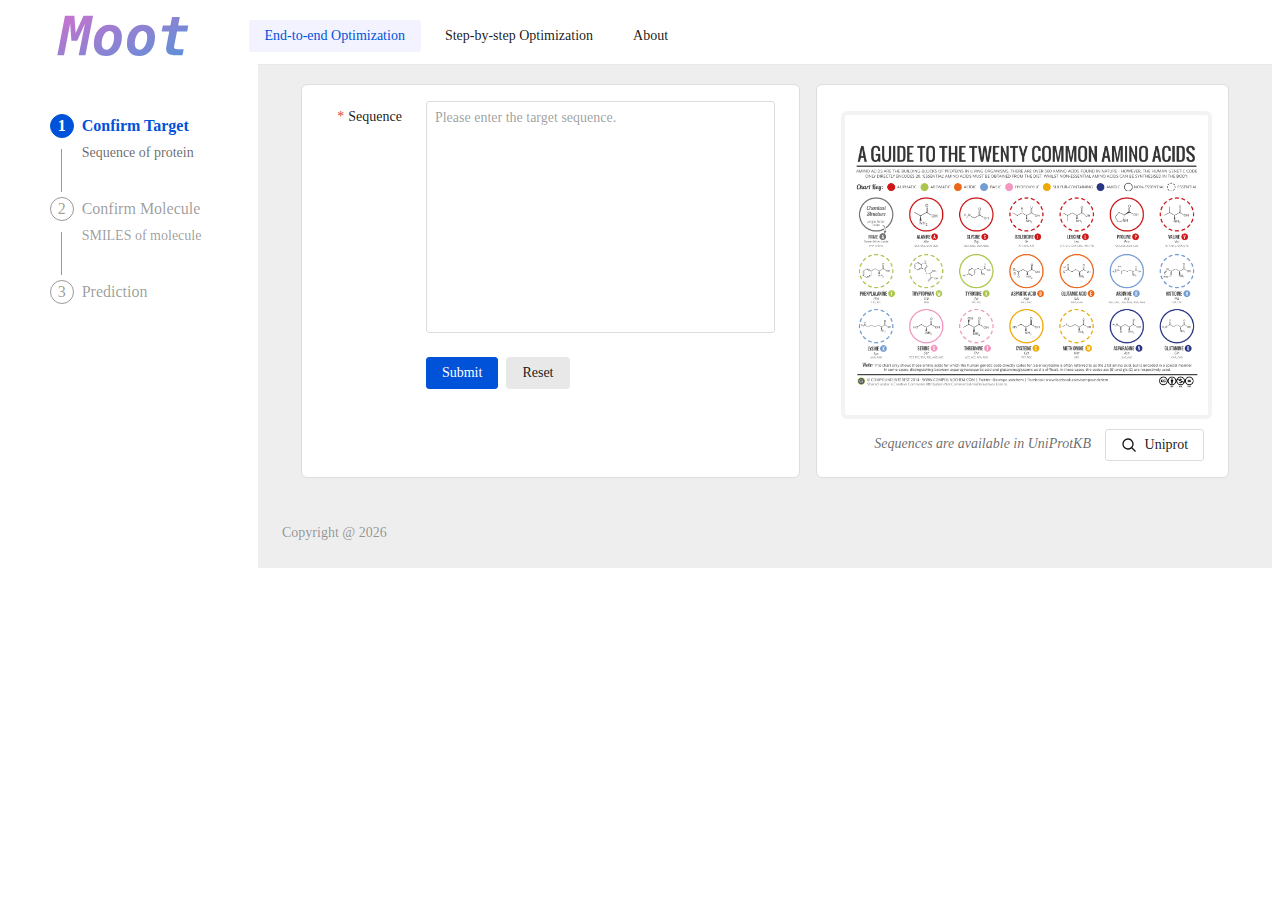
<file: web/moot/index.html>
<!doctype html><html lang=""><head><meta charset="utf-8"><meta http-equiv="X-UA-Compatible" content="IE=edge"><meta name="viewport" content="width=device-width,initial-scale=1"><meta http-equiv="Content-Security-Policy" content="img-src 'self' data:"><link rel="icon" href="./favicon.ico"><title>moot-web</title><script defer="defer" src="./js/chunk-vendors.e89aa448.js"></script><script defer="defer" src="./js/app.29a155c1.js"></script><link href="./css/chunk-vendors.5e0a2dd5.css" rel="stylesheet"><link href="./css/app.5e4a7261.css" rel="stylesheet"></head><body><noscript><strong>We're sorry but moot-web doesn't work properly without JavaScript enabled. Please enable it to continue.</strong></noscript><div id="app"></div></body></html>
</file>
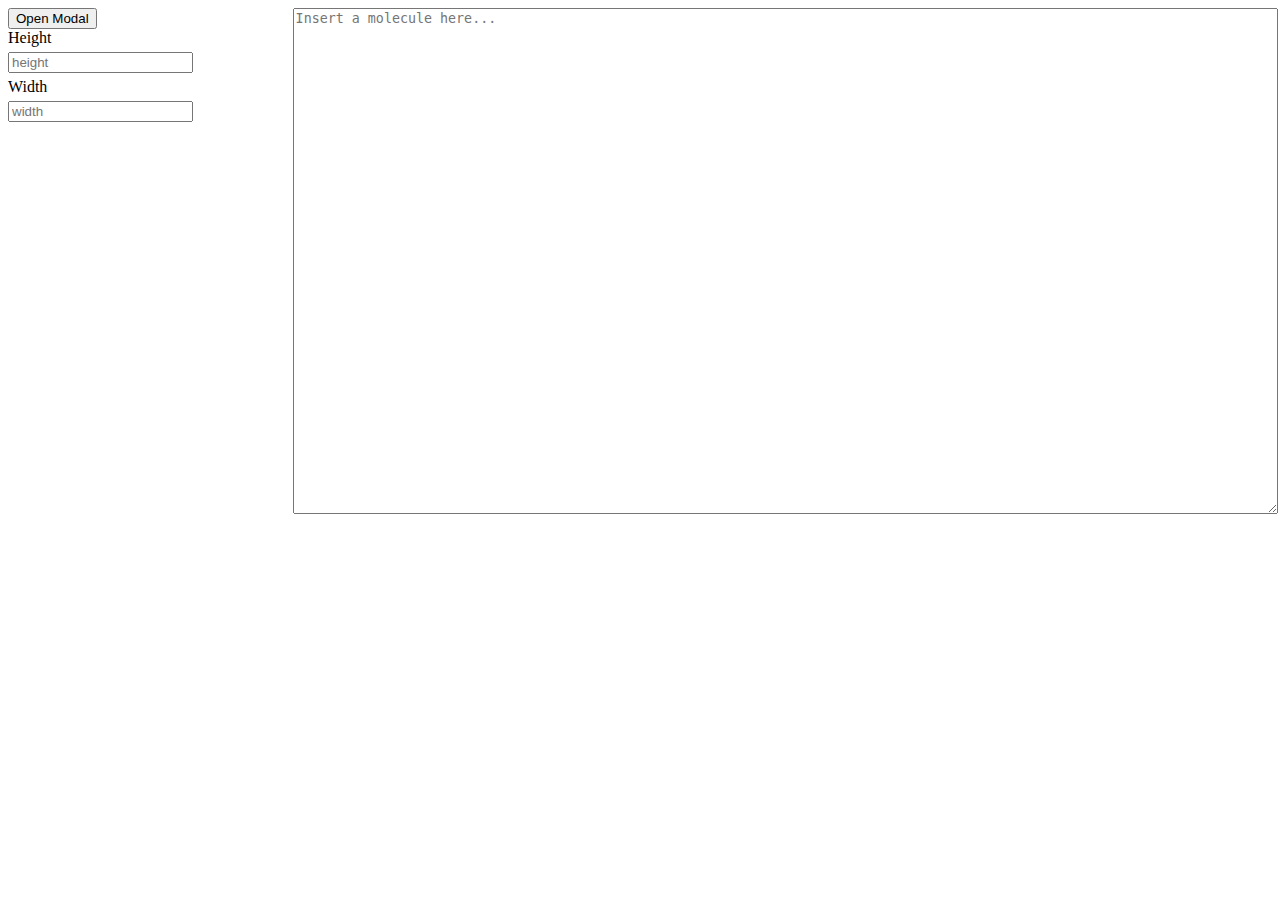
<file: web/moot/ketcher-standalone-3.0.0/standalone/iframe.html>
<!DOCTYPE html>
<html lang="en">
  <head>
    <meta charset="UTF-8" />
    <meta http-equiv="X-UA-Compatible" content="IE=edge" />
    <meta name="viewport" content="width=device-width, initial-scale=1.0" />
    <title>Document</title>
    <style>
      .modal {
        display: block;
        position: fixed;
        z-index: 1;
        left: 0;
        top: 0;
        width: 100%;
        height: 100%;
        overflow: auto;
        background-color: rgb(0, 0, 0);
        background-color: rgba(0, 0, 0, 0.4);
      }

      .modal-content {
        background-color: #fefefe;
        margin: 0% auto;
        padding: 20px;
        border: 1px solid #888;
        width: 80%;
      }

      .close {
        color: #aaa;
        float: right;
        font-size: 28px;
        font-weight: bold;
      }

      .close:hover,
      .close:focus {
        color: black;
        text-decoration: none;
        cursor: pointer;
      }

      .inputs {
        display: flex;
        flex-direction: column;
      }

      .columns {
        width: 100%;
        display: flex;
        gap: 40px;
      }

      .columns > div:nth-child(2) {
        width: 80%;
      }

      textarea {
        width: 100%;
        height: 500px;
      }

      input {
        margin: 5px 0;
      }

      label {
        margin-right: 20px;
      }
    </style>
  </head>
  <body>
    <div class="columns">
      <div>
        <button>Open Modal</button>
        <div class="inputs">
          <div>
            <label>Height</label>
            <input placeholder="height" class="height" />
          </div>
          <div>
            <label>Width</label>
            <input placeholder="width" class="width" />
          </div>
        </div>
      </div>
      <div>
        <textarea
          class="molecule"
          placeholder="Insert a molecule here..."
        ></textarea>
      </div>
    </div>
    <script defer>
      const button = document.querySelector('button')
      const textarea = document.querySelector('.molecule')
      const width = document.querySelector('.width')
      const height = document.querySelector('.height')
      const modalContent = `
        <div class="modal-content">
            <span class="close">&times;</span>
            <iframe
            width="784"
            height="624"
            id="iframe"
            src="index.html"
            sandbox="allow-scripts allow-same-origin"
            ></iframe>
        </div>
      `
      let modal
      let closeIcon;
      let iframe;

      function closeModal() {
        closeIcon.removeEventListener('click', closeModal)
        modal.remove()
      }

      function createModal() {
        modal = document.createElement('div')
        modal.classList.add('modal')
        modal.innerHTML = modalContent
        document.body.appendChild(modal)

        closeIcon = document.querySelector('.close')
        iframe = document.getElementById('iframe')
        iframe.style.height = height.value + 'px'
        iframe.style.width = width.value + 'px'

        closeIcon.addEventListener('click', closeModal)
      }

      button.onclick = createModal
      window.onclick = function (event) {
        if (event.target == modal) {
            closeModal()
        }
      }

      window.addEventListener('message', (event) => {
        if (event.data.eventType === 'init') {
          iframe.contentWindow.ketcher.setMolecule(textarea.value)
        }
      })
    </script>
  </body>
</html>
</file>
<file: web/moot/css/chunk-vendors.5e0a2dd5.css>
:root{--td-screen-xs:320px;--td-screen-sm:768px;--td-screen-md:992px;--td-screen-lg:1200px;--td-screen-xl:1400px;--td-screen-xxl:1880px}@-moz-document url-prefix(){.narrow-scrollbar{scrollbar-color:var(--td-scrollbar-color) transparent;scrollbar-width:thin}}.narrow-scrollbar::-webkit-scrollbar{width:8px;height:8px}.narrow-scrollbar::-webkit-scrollbar-thumb{border:2px solid transparent;background-clip:content-box;background-color:var(--td-scrollbar-color);border-radius:15px}.narrow-scrollbar::-webkit-scrollbar-thumb:horizontal:hover,.narrow-scrollbar::-webkit-scrollbar-thumb:vertical:hover{background-color:var(--td-scrollbar-hover-color)}.t-fake-arrow path{transition:d .2s;stroke:currentcolor}.t-fake-arrow--active path{d:path("M3.75 10.2002L7.99274 5.7998L12.2361 10.0425")}.t-slide-down-enter-active,.t-slide-down-leave-active{transition:height .2s cubic-bezier(.38,0,.24,1),max-height .2s cubic-bezier(.38,0,.24,1)}:root,:root[theme-mode=light]{--td-brand-color-1:#f2f3ff;--td-brand-color-2:#d9e1ff;--td-brand-color-3:#b5c7ff;--td-brand-color-4:#8eabff;--td-brand-color-5:#618dff;--td-brand-color-6:#366ef4;--td-brand-color-7:#0052d9;--td-brand-color-8:#003cab;--td-brand-color-9:#002a7c;--td-brand-color-10:#001a57;--td-warning-color-1:#fff1e9;--td-warning-color-2:#ffd9c2;--td-warning-color-3:#ffb98c;--td-warning-color-4:#fa9550;--td-warning-color-5:#e37318;--td-warning-color-6:#be5a00;--td-warning-color-7:#954500;--td-warning-color-8:#713300;--td-warning-color-9:#532300;--td-warning-color-10:#3b1700;--td-error-color-1:#fff0ed;--td-error-color-2:#ffd8d2;--td-error-color-3:#ffb9b0;--td-error-color-4:#ff9285;--td-error-color-5:#f6685d;--td-error-color-6:#d54941;--td-error-color-7:#ad352f;--td-error-color-8:#881f1c;--td-error-color-9:#68070a;--td-error-color-10:#490002;--td-success-color-1:#e3f9e9;--td-success-color-2:#c6f3d7;--td-success-color-3:#92dab2;--td-success-color-4:#56c08d;--td-success-color-5:#2ba471;--td-success-color-6:#008858;--td-success-color-7:#006c45;--td-success-color-8:#005334;--td-success-color-9:#003b23;--td-success-color-10:#002515;--td-gray-color-1:#f3f3f3;--td-gray-color-2:#eee;--td-gray-color-3:#e8e8e8;--td-gray-color-4:#ddd;--td-gray-color-5:#c6c6c6;--td-gray-color-6:#a6a6a6;--td-gray-color-7:#8b8b8b;--td-gray-color-8:#777;--td-gray-color-9:#5e5e5e;--td-gray-color-10:#4b4b4b;--td-gray-color-11:#393939;--td-gray-color-12:#2c2c2c;--td-gray-color-13:#242424;--td-gray-color-14:#181818;--td-font-white-1:#fff;--td-font-white-2:hsla(0,0%,100%,.55);--td-font-white-3:hsla(0,0%,100%,.35);--td-font-white-4:hsla(0,0%,100%,.22);--td-font-gray-1:rgba(0,0,0,.9);--td-font-gray-2:rgba(0,0,0,.6);--td-font-gray-3:rgba(0,0,0,.4);--td-font-gray-4:rgba(0,0,0,.26);--td-brand-color:var(--td-brand-color-7);--td-warning-color:var(--td-warning-color-5);--td-error-color:var(--td-error-color-6);--td-success-color:var(--td-success-color-5);--td-brand-color-hover:var(--td-brand-color-6);--td-brand-color-focus:var(--td-brand-color-2);--td-brand-color-active:var(--td-brand-color-8);--td-brand-color-disabled:var(--td-brand-color-3);--td-brand-color-light:var(--td-brand-color-1);--td-brand-color-light-hover:var(--td-brand-color-2);--td-warning-color-hover:var(--td-warning-color-4);--td-warning-color-focus:var(--td-warning-color-2);--td-warning-color-active:var(--td-warning-color-6);--td-warning-color-disabled:var(--td-warning-color-3);--td-warning-color-light:var(--td-warning-color-1);--td-warning-color-light-hover:var(--td-warning-color-2);--td-error-color-hover:var(--td-error-color-5);--td-error-color-focus:var(--td-error-color-2);--td-error-color-active:var(--td-error-color-7);--td-error-color-disabled:var(--td-error-color-3);--td-error-color-light:var(--td-error-color-1);--td-error-color-light-hover:var(--td-error-color-2);--td-success-color-hover:var(--td-success-color-4);--td-success-color-focus:var(--td-success-color-2);--td-success-color-active:var(--td-success-color-6);--td-success-color-disabled:var(--td-success-color-3);--td-success-color-light:var(--td-success-color-1);--td-success-color-light-hover:var(--td-success-color-2);--td-mask-active:rgba(0,0,0,.6);--td-mask-disabled:hsla(0,0%,100%,.6);--td-bg-color-page:var(--td-gray-color-2);--td-bg-color-container:#fff;--td-bg-color-container-hover:var(--td-gray-color-1);--td-bg-color-container-active:var(--td-gray-color-3);--td-bg-color-container-select:#fff;--td-bg-color-secondarycontainer:var(--td-gray-color-1);--td-bg-color-secondarycontainer-hover:var(--td-gray-color-2);--td-bg-color-secondarycontainer-active:var(--td-gray-color-4);--td-bg-color-component:var(--td-gray-color-3);--td-bg-color-component-hover:var(--td-gray-color-4);--td-bg-color-component-active:var(--td-gray-color-6);--td-bg-color-secondarycomponent:var(--td-gray-color-4);--td-bg-color-secondarycomponent-hover:var(--td-gray-color-5);--td-bg-color-secondarycomponent-active:var(--td-gray-color-6);--td-bg-color-component-disabled:var(--td-gray-color-2);--td-bg-color-specialcomponent:#fff;--td-text-color-primary:var(--td-font-gray-1);--td-text-color-secondary:var(--td-font-gray-2);--td-text-color-placeholder:var(--td-font-gray-3);--td-text-color-disabled:var(--td-font-gray-4);--td-text-color-anti:#fff;--td-text-color-brand:var(--td-brand-color-7);--td-text-color-link:var(--td-brand-color-8);--td-border-level-1-color:var(--td-gray-color-3);--td-component-stroke:var(--td-gray-color-3);--td-border-level-2-color:var(--td-gray-color-4);--td-component-border:var(--td-gray-color-4);--td-shadow-1:0 1px 10px rgba(0,0,0,.05),0 4px 5px rgba(0,0,0,.08),0 2px 4px -1px rgba(0,0,0,.12);--td-shadow-2:0 3px 14px 2px rgba(0,0,0,.05),0 8px 10px 1px rgba(0,0,0,.06),0 5px 5px -3px rgba(0,0,0,.1);--td-shadow-3:0 6px 30px 5px rgba(0,0,0,.05),0 16px 24px 2px rgba(0,0,0,.04),0 8px 10px -5px rgba(0,0,0,.08);--td-shadow-inset-top:inset 0 0.5px 0 #dcdcdc;--td-shadow-inset-right:inset 0.5px 0 0 #dcdcdc;--td-shadow-inset-bottom:inset 0 -0.5px 0 #dcdcdc;--td-shadow-inset-left:inset -0.5px 0 0 #dcdcdc;--td-table-shadow-color:rgba(0,0,0,.08);--td-scrollbar-color:rgba(0,0,0,.1);--td-scrollbar-hover-color:rgba(0,0,0,.3);--td-scroll-track-color:#fff}:root[theme-mode=dark]{--td-brand-color-1:#1b2f51;--td-brand-color-2:#173463;--td-brand-color-3:#143975;--td-brand-color-4:#103d88;--td-brand-color-5:#0d429a;--td-brand-color-6:#054bbe;--td-brand-color-7:#2667d4;--td-brand-color-8:#4582e6;--td-brand-color-9:#699ef5;--td-brand-color-10:#96bbf8;--td-warning-color-1:#4f2a1d;--td-warning-color-2:#582f21;--td-warning-color-3:#733c23;--td-warning-color-4:#a75d2b;--td-warning-color-5:#cf6e2d;--td-warning-color-6:#dc7633;--td-warning-color-7:#e8935c;--td-warning-color-8:#ecbf91;--td-warning-color-9:#eed7bf;--td-warning-color-10:#f3e9dc;--td-error-color-1:#472324;--td-error-color-2:#5e2a2d;--td-error-color-3:#703439;--td-error-color-4:#83383e;--td-error-color-5:#a03f46;--td-error-color-6:#c64751;--td-error-color-7:#de6670;--td-error-color-8:#ec888e;--td-error-color-9:#edb1b6;--td-error-color-10:#eeced0;--td-success-color-1:#193a2a;--td-success-color-2:#1a4230;--td-success-color-3:#17533d;--td-success-color-4:#0d7a55;--td-success-color-5:#059465;--td-success-color-6:#43af8a;--td-success-color-7:#46bf96;--td-success-color-8:#80d2b6;--td-success-color-9:#b4e1d3;--td-success-color-10:#deede8;--td-gray-color-1:#f3f3f3;--td-gray-color-2:#eee;--td-gray-color-3:#e8e8e8;--td-gray-color-4:#ddd;--td-gray-color-5:#c6c6c6;--td-gray-color-6:#a6a6a6;--td-gray-color-7:#8b8b8b;--td-gray-color-8:#777;--td-gray-color-9:#5e5e5e;--td-gray-color-10:#4b4b4b;--td-gray-color-11:#393939;--td-gray-color-12:#2c2c2c;--td-gray-color-13:#242424;--td-gray-color-14:#181818;--td-font-white-1:hsla(0,0%,100%,.9);--td-font-white-2:hsla(0,0%,100%,.55);--td-font-white-3:hsla(0,0%,100%,.35);--td-font-white-4:hsla(0,0%,100%,.22);--td-font-gray-1:rgba(0,0,0,.9);--td-font-gray-2:rgba(0,0,0,.6);--td-font-gray-3:rgba(0,0,0,.4);--td-font-gray-4:rgba(0,0,0,.26);--td-brand-color:var(--td-brand-color-8);--td-warning-color:var(--td-warning-color-5);--td-error-color:var(--td-error-color-6);--td-success-color:var(--td-success-color-5);--td-brand-color-hover:var(--td-brand-color-7);--td-brand-color-focus:var(--td-brand-color-2);--td-brand-color-active:var(--td-brand-color-9);--td-brand-color-disabled:var(--td-brand-color-3);--td-brand-color-light:var(--td-brand-color-1);--td-brand-color-light-hover:var(--td-brand-color-2);--td-warning-color-hover:var(--td-warning-color-4);--td-warning-color-focus:var(--td-warning-color-2);--td-warning-color-active:var(--td-warning-color-6);--td-warning-color-disabled:var(--td-warning-color-3);--td-warning-color-light:var(--td-warning-color-1);--td-warning-color-light-hover:var(--td-warning-color-2);--td-error-color-hover:var(--td-error-color-5);--td-error-color-focus:var(--td-error-color-2);--td-error-color-active:var(--td-error-color-7);--td-error-color-disabled:var(--td-error-color-3);--td-error-color-light:var(--td-error-color-1);--td-error-color-light-hover:var(--td-error-color-2);--td-success-color-hover:var(--td-success-color-4);--td-success-color-focus:var(--td-success-color-2);--td-success-color-active:var(--td-success-color-6);--td-success-color-disabled:var(--td-success-color-3);--td-success-color-light:var(--td-success-color-1);--td-success-color-light-hover:var(--td-success-color-2);--td-mask-active:rgba(0,0,0,.4);--td-mask-disabled:rgba(0,0,0,.6);--td-bg-color-page:var(--td-gray-color-14);--td-bg-color-container:var(--td-gray-color-13);--td-bg-color-container-hover:var(--td-gray-color-12);--td-bg-color-container-active:var(--td-gray-color-10);--td-bg-color-container-select:var(--td-gray-color-9);--td-bg-color-secondarycontainer:var(--td-gray-color-12);--td-bg-color-secondarycontainer-hover:var(--td-gray-color-11);--td-bg-color-secondarycontainer-active:var(--td-gray-color-9);--td-bg-color-component:var(--td-gray-color-11);--td-bg-color-component-hover:var(--td-gray-color-10);--td-bg-color-component-active:var(--td-gray-color-9);--td-bg-color-secondarycomponent:var(--td-gray-color-10);--td-bg-color-secondarycomponent-hover:var(--td-gray-color-9);--td-bg-color-secondarycomponent-active:var(--td-gray-color-8);--td-bg-color-component-disabled:var(--td-gray-color-12);--td-bg-color-specialcomponent:transparent;--td-text-color-primary:var(--td-font-white-1);--td-text-color-secondary:var(--td-font-white-2);--td-text-color-placeholder:var(--td-font-white-3);--td-text-color-disabled:var(--td-font-white-4);--td-text-color-anti:#fff;--td-text-color-brand:var(--td-brand-color-8);--td-text-color-link:var(--td-brand-color-8);--td-border-level-1-color:var(--td-gray-color-11);--td-component-stroke:var(--td-gray-color-11);--td-border-level-2-color:var(--td-gray-color-9);--td-component-border:var(--td-gray-color-9);--td-shadow-1:0 4px 6px rgba(0,0,0,.06),0 1px 10px rgba(0,0,0,.08),0 2px 4px rgba(0,0,0,.12);--td-shadow-2:0 8px 10px rgba(0,0,0,.12),0 3px 14px rgba(0,0,0,.1),0 5px 5px rgba(0,0,0,.16);--td-shadow-3:0 16px 24px rgba(0,0,0,.14),0 6px 30px rgba(0,0,0,.12),0 8px 10px rgba(0,0,0,.2);--td-shadow-inset-top:inset 0 0.5px 0 #5e5e5e;--td-shadow-inset-right:inset 0.5px 0 0 #5e5e5e;--td-shadow-inset-bottom:inset 0 -0.5px 0 #5e5e5e;--td-shadow-inset-left:inset -0.5px 0 0 #5e5e5e;--td-table-shadow-color:rgba(0,0,0,.55);--td-scrollbar-color:hsla(0,0%,100%,.1);--td-scrollbar-hover-color:hsla(0,0%,100%,.3);--td-scroll-track-color:#333}:root{--td-radius-small:2px;--td-radius-default:3px;--td-radius-medium:6px;--td-radius-large:9px;--td-radius-extraLarge:12px;--td-radius-round:999px;--td-radius-circle:50%;--td-font-family:PingFang SC,Microsoft YaHei,Arial Regular;--td-font-family-medium:PingFang SC,Microsoft YaHei,Arial Medium;--td-font-size-link-small:12px;--td-font-size-link-medium:14px;--td-font-size-link-large:16px;--td-font-size-mark-small:12px;--td-font-size-mark-medium:14px;--td-font-size-body-small:12px;--td-font-size-body-medium:14px;--td-font-size-body-large:16px;--td-font-size-title-small:14px;--td-font-size-title-medium:16px;--td-font-size-title-large:20px;--td-font-size-headline-small:24px;--td-font-size-headline-medium:28px;--td-font-size-headline-large:36px;--td-font-size-display-medium:48px;--td-font-size-display-large:64px;--td-line-height-link-small:20px;--td-line-height-link-medium:22px;--td-line-height-link-large:24px;--td-line-height-mark-small:20px;--td-line-height-mark-medium:22px;--td-line-height-body-small:20px;--td-line-height-body-medium:22px;--td-line-height-body-large:24px;--td-line-height-title-small:22px;--td-line-height-title-medium:24px;--td-line-height-title-large:28px;--td-line-height-headline-small:32px;--td-line-height-headline-medium:36px;--td-line-height-headline-large:44px;--td-line-height-display-medium:56px;--td-line-height-display-large:72px;--td-font-link-small:var(--td-font-size-link-small) /var(--td-line-height-link-small) var(--td-font-family);--td-font-link-medium:var(--td-font-size-link-medium) /var(--td-line-height-link-medium) var(--td-font-family);--td-font-link-large:var(--td-font-size-link-large) /var(--td-line-height-link-large) var(--td-font-family);--td-font-mark-small:600 var(--td-font-size-mark-small) /var(--td-line-height-mark-small) var(--td-font-family);--td-font-mark-medium:600 var(--td-font-size-mark-medium) /var(--td-line-height-mark-medium) var(--td-font-family);--td-font-body-small:var(--td-font-size-body-small) /var(--td-line-height-body-small) var(--td-font-family);--td-font-body-medium:var(--td-font-size-body-medium) /var(--td-line-height-body-medium) var(--td-font-family);--td-font-body-large:var(--td-font-size-body-large) /var(--td-line-height-body-large) var(--td-font-family);--td-font-title-small:600 var(--td-font-size-title-small) /var(--td-line-height-title-small) var(--td-font-family);--td-font-title-medium:600 var(--td-font-size-title-medium) /var(--td-line-height-title-medium) var(--td-font-family);--td-font-title-large:600 var(--td-font-size-title-large) /var(--td-line-height-title-large) var(--td-font-family);--td-font-headline-small:600 var(--td-font-size-headline-small) /var(--td-line-height-headline-small) var(--td-font-family);--td-font-headline-medium:600 var(--td-font-size-headline-medium) /var(--td-line-height-headline-medium) var(--td-font-family);--td-font-headline-large:600 var(--td-font-size-headline-large) /var(--td-line-height-headline-large) var(--td-font-family);--td-font-display-medium:600 var(--td-font-size-display-medium) /var(--td-line-height-display-medium) var(--td-font-family);--td-font-display-large:600 var(--td-font-size-display-large) /var(--td-line-height-display-large) var(--td-font-family);--td-size-1:2px;--td-size-2:4px;--td-size-3:6px;--td-size-4:8px;--td-size-5:12px;--td-size-6:16px;--td-size-7:20px;--td-size-8:24px;--td-size-9:28px;--td-size-10:32px;--td-size-11:36px;--td-size-12:40px;--td-size-13:48px;--td-size-14:56px;--td-size-15:64px;--td-size-16:72px;--td-comp-size-xxxs:var(--td-size-6);--td-comp-size-xxs:var(--td-size-7);--td-comp-size-xs:var(--td-size-8);--td-comp-size-s:var(--td-size-9);--td-comp-size-m:var(--td-size-10);--td-comp-size-l:var(--td-size-11);--td-comp-size-xl:var(--td-size-12);--td-comp-size-xxl:var(--td-size-13);--td-comp-size-xxxl:var(--td-size-14);--td-comp-size-xxxxl:var(--td-size-15);--td-comp-size-xxxxxl:var(--td-size-16);--td-pop-padding-s:var(--td-size-2);--td-pop-padding-m:var(--td-size-3);--td-pop-padding-l:var(--td-size-4);--td-pop-padding-xl:var(--td-size-5);--td-pop-padding-xxl:var(--td-size-6);--td-comp-paddingLR-xxs:var(--td-size-1);--td-comp-paddingLR-xs:var(--td-size-2);--td-comp-paddingLR-s:var(--td-size-4);--td-comp-paddingLR-m:var(--td-size-5);--td-comp-paddingLR-l:var(--td-size-6);--td-comp-paddingLR-xl:var(--td-size-8);--td-comp-paddingLR-xxl:var(--td-size-10);--td-comp-paddingTB-xxs:var(--td-size-1);--td-comp-paddingTB-xs:var(--td-size-2);--td-comp-paddingTB-s:var(--td-size-4);--td-comp-paddingTB-m:var(--td-size-5);--td-comp-paddingTB-l:var(--td-size-6);--td-comp-paddingTB-xl:var(--td-size-8);--td-comp-paddingTB-xxl:var(--td-size-10);--td-comp-margin-xxs:var(--td-size-1);--td-comp-margin-xs:var(--td-size-2);--td-comp-margin-s:var(--td-size-4);--td-comp-margin-m:var(--td-size-5);--td-comp-margin-l:var(--td-size-6);--td-comp-margin-xl:var(--td-size-7);--td-comp-margin-xxl:var(--td-size-8);--td-comp-margin-xxxl:var(--td-size-10);--td-comp-margin-xxxxl:var(--td-size-12)}.t-icon{display:inline-block;vertical-align:middle;width:1em;height:1em}.t-icon:before{font-family:unset}.t-icon{fill:currentColor}.t-icon.t-size-s,i.t-size-s{font-size:14px}.t-icon.t-size-m,i.t-size-m{font-size:16px}.t-icon.t-size-l,i.t-size-l{font-size:18px}.t-swiper{font:var(--td-font-body-medium);color:var(--td-text-color-primary);box-sizing:border-box;margin:0;padding:0;list-style:none;position:relative}.t-swiper__wrap{display:block;position:relative;height:100%}.t-swiper__content{position:relative;z-index:1;overflow:hidden}.t-swiper__container{position:relative;display:flex;flex-direction:row;height:100%;z-index:1}.t-swiper__container__item{flex:0 0 auto;width:100%;height:100%;display:inline-block}.t-swiper__arrow{display:flex;align-items:center}.t-swiper__arrow svg.t-icon{width:20px;height:20px}.t-swiper__arrow svg.t-icon:before{font-size:24px}.t-swiper__arrow--default .t-swiper__arrow-left{position:absolute;top:50%;transform:translateY(-50%);display:flex;width:24px;height:24px;justify-content:center;align-items:center;z-index:2;background-color:transparent;color:var(--td-font-white-2);transition:.2s linear;cursor:pointer;left:16px}.t-swiper__arrow--default .t-swiper__arrow-left:hover{color:var(--td-bg-color-container);background-color:var(--td-font-white-4);border-radius:var(--td-radius-default);transition:.2s linear}.t-swiper__arrow--default .t-swiper__arrow-left:active{background-color:var(--td-font-white-3);transition:.2s linear}.t-swiper__arrow--default .t-swiper__arrow-right{position:absolute;top:50%;transform:translateY(-50%);display:flex;width:24px;height:24px;justify-content:center;align-items:center;z-index:2;background-color:transparent;color:var(--td-font-white-2);transition:.2s linear;cursor:pointer;right:16px}.t-swiper__arrow--default .t-swiper__arrow-right:hover{color:var(--td-bg-color-container);background-color:var(--td-font-white-4);border-radius:var(--td-radius-default);transition:.2s linear}.t-swiper__arrow--default .t-swiper__arrow-right:active{background-color:var(--td-font-white-3);transition:.2s linear}.t-swiper-card .t-swiper__container{display:block}.t-swiper-card .t-swiper__container .t-is-active{z-index:2}.t-swiper-card .t-swiper__card{position:absolute;top:0;left:0;width:41.5%;height:100%;z-index:0}.t-swiper-fade .t-swiper__container{display:block}.t-swiper-fade .t-swiper__fade{position:absolute;top:0;left:0}.t-swiper__navigation{position:absolute;left:50%;transform:translateX(-50%);display:flex;flex-direction:row;bottom:0;margin:0;padding:0;z-index:2}.t-swiper__navigation>li{flex:1 0 auto;list-style-type:none;display:flex}.t-swiper__navigation .t-swiper__arrow svg.t-icon{width:16px;height:16px}.t-swiper__navigation-bars .t-swiper__navigation-item{cursor:pointer;margin:0 0 0 6px;padding:18px 0;width:14px;height:auto}.t-swiper__navigation-bars .t-swiper__navigation-item span{width:100%;height:3px}.t-swiper__navigation-bars .t-swiper__navigation-item:first-child{margin-left:0}.t-swiper__navigation-bars .t-swiper__navigation-item span{background:var(--td-font-white-4)}.t-swiper__navigation-bars .t-swiper__navigation-item span:hover{background-color:var(--td-font-white-2)}.t-swiper__navigation-bars .t-swiper__navigation-item span:active{background-color:var(--td-bg-color-container)}.t-swiper__navigation-bars .t-swiper__navigation-item.t-is-active{width:24px}.t-swiper__navigation-bars .t-swiper__navigation-item.t-is-active span{background-color:var(--td-bg-color-container)}.t-swiper__navigation-dots-bar .t-swiper__navigation-item{cursor:pointer;margin:0 0 0 6px;padding:18px 0;width:14px;height:auto}.t-swiper__navigation-dots-bar .t-swiper__navigation-item span{border-radius:1.5px;width:100%;height:3px}.t-swiper__navigation-dots-bar .t-swiper__navigation-item:first-child{margin-left:0}.t-swiper__navigation-dots-bar .t-swiper__navigation-item span{background:var(--td-font-white-4)}.t-swiper__navigation-dots-bar .t-swiper__navigation-item span:hover{background-color:var(--td-font-white-2)}.t-swiper__navigation-dots-bar .t-swiper__navigation-item span:active{background-color:var(--td-bg-color-container)}.t-swiper__navigation-dots-bar .t-swiper__navigation-item.t-is-active{width:24px}.t-swiper__navigation-dots-bar .t-swiper__navigation-item.t-is-active span{background-color:var(--td-bg-color-container)}.t-swiper__navigation-dots .t-swiper__navigation-item{cursor:pointer;margin:0 0 0 6px;padding:18px 0;width:var(--td-size-2);height:auto}.t-swiper__navigation-dots .t-swiper__navigation-item span{border-radius:50%;width:100%;height:var(--td-size-2)}.t-swiper__navigation-dots .t-swiper__navigation-item:first-child{margin-left:0}.t-swiper__navigation-dots .t-swiper__navigation-item span{background:var(--td-font-white-4)}.t-swiper__navigation-dots .t-swiper__navigation-item span:hover{background-color:var(--td-font-white-2)}.t-swiper__navigation-dots .t-swiper__navigation-item span:active,.t-swiper__navigation-dots .t-swiper__navigation-item.t-is-active span{background-color:var(--td-bg-color-container)}.t-swiper__navigation--fraction{position:absolute;left:50%;transform:translateX(-50%);top:auto;right:auto;bottom:calc(-12px - var(--td-line-height-body-medium));height:var(--td-line-height-body-medium);line-height:var(--td-line-height-body-medium)}.t-swiper__navigation--fraction .t-swiper__arrow-left{display:flex;justify-content:center;align-items:center;z-index:2;background-color:transparent;color:var(--td-text-color-secondary);width:var(--td-line-height-body-medium);height:var(--td-line-height-body-medium);cursor:pointer}.t-swiper__navigation--fraction .t-swiper__arrow-left:hover{color:var(--td-text-color-primary)}.t-swiper__navigation--fraction .t-swiper__arrow-left:active{color:var(--td-brand-color-active)}.t-swiper__navigation--fraction .t-swiper__arrow-right{display:flex;justify-content:center;align-items:center;z-index:2;background-color:transparent;color:var(--td-text-color-secondary);width:var(--td-line-height-body-medium);height:var(--td-line-height-body-medium);cursor:pointer}.t-swiper__navigation--fraction .t-swiper__arrow-right:hover{color:var(--td-text-color-primary)}.t-swiper__navigation--fraction .t-swiper__arrow-right:active{color:var(--td-brand-color-active)}.t-swiper__navigation--fraction .t-swiper__navigation-text-fraction{display:inline-block;font-size:var(--td-font-size-body-medium);color:var(--td-text-color-secondary);margin:0}.t-swiper--vertical .t-swiper__container{flex-direction:column}.t-swiper--vertical .t-swiper__navigation{position:absolute;top:50%;transform:translateY(-50%);left:auto;right:0;bottom:auto;display:flex;flex-direction:column;justify-content:center}.t-swiper--vertical .t-swiper__navigation-bars .t-swiper__navigation-item{cursor:pointer;margin:6px 0 0 0;padding:0 18px;width:auto;height:14px}.t-swiper--vertical .t-swiper__navigation-bars .t-swiper__navigation-item span{width:3px;height:100%}.t-swiper--vertical .t-swiper__navigation-bars .t-swiper__navigation-item:first-child{margin-top:0}.t-swiper--vertical .t-swiper__navigation-bars .t-swiper__navigation-item span{background:var(--td-font-white-4)}.t-swiper--vertical .t-swiper__navigation-bars .t-swiper__navigation-item span:hover{background-color:var(--td-font-white-2)}.t-swiper--vertical .t-swiper__navigation-bars .t-swiper__navigation-item span:active{background-color:var(--td-bg-color-container)}.t-swiper--vertical .t-swiper__navigation-bars .t-swiper__navigation-item.t-is-active{height:24px}.t-swiper--vertical .t-swiper__navigation-bars .t-swiper__navigation-item.t-is-active span{background-color:var(--td-bg-color-container)}.t-swiper--vertical .t-swiper__navigation-dots-bar .t-swiper__navigation-item{cursor:pointer;margin:6px 0 0 0;padding:0 18px;width:auto;height:14px}.t-swiper--vertical .t-swiper__navigation-dots-bar .t-swiper__navigation-item span{border-radius:1.5px;width:3px;height:100%}.t-swiper--vertical .t-swiper__navigation-dots-bar .t-swiper__navigation-item:first-child{margin-top:0}.t-swiper--vertical .t-swiper__navigation-dots-bar .t-swiper__navigation-item span{background:var(--td-font-white-4)}.t-swiper--vertical .t-swiper__navigation-dots-bar .t-swiper__navigation-item span:hover{background-color:var(--td-font-white-2)}.t-swiper--vertical .t-swiper__navigation-dots-bar .t-swiper__navigation-item span:active{background-color:var(--td-bg-color-container)}.t-swiper--vertical .t-swiper__navigation-dots-bar .t-swiper__navigation-item.t-is-active{height:24px}.t-swiper--vertical .t-swiper__navigation-dots-bar .t-swiper__navigation-item.t-is-active span{background-color:var(--td-bg-color-container)}.t-swiper--vertical .t-swiper__navigation-dots .t-swiper__navigation-item{cursor:pointer;margin:6px 0 0 0;padding:0 18px;width:auto;max-height:var(--td-size-2)}.t-swiper--vertical .t-swiper__navigation-dots .t-swiper__navigation-item span{border-radius:50%;width:var(--td-size-2);height:100%}.t-swiper--vertical .t-swiper__navigation-dots .t-swiper__navigation-item:first-child{margin-top:0}.t-swiper--vertical .t-swiper__navigation-dots .t-swiper__navigation-item span{background:var(--td-font-white-4)}.t-swiper--vertical .t-swiper__navigation-dots .t-swiper__navigation-item span:hover{background-color:var(--td-font-white-2)}.t-swiper--vertical .t-swiper__navigation-dots .t-swiper__navigation-item span:active,.t-swiper--vertical .t-swiper__navigation-dots .t-swiper__navigation-item.t-is-active span{background-color:var(--td-bg-color-container)}.t-swiper--outside .t-swiper__navigation{bottom:-36px}.t-swiper--outside .t-swiper__navigation--fraction{position:absolute;left:50%;transform:translateX(-50%);top:auto;right:auto;bottom:calc(-12px - var(--td-line-height-body-medium));height:var(--td-line-height-body-medium);line-height:var(--td-line-height-body-medium)}.t-swiper--outside .t-swiper__navigation--fraction .t-swiper__arrow-left{display:flex;justify-content:center;align-items:center;z-index:2;background-color:transparent;color:var(--td-text-color-secondary);width:var(--td-line-height-body-medium);height:var(--td-line-height-body-medium);cursor:pointer}.t-swiper--outside .t-swiper__navigation--fraction .t-swiper__arrow-left:hover{color:var(--td-text-color-primary)}.t-swiper--outside .t-swiper__navigation--fraction .t-swiper__arrow-left:active{color:var(--td-brand-color-active)}.t-swiper--outside .t-swiper__navigation--fraction .t-swiper__arrow-right{display:flex;justify-content:center;align-items:center;z-index:2;background-color:transparent;color:var(--td-text-color-secondary);width:var(--td-line-height-body-medium);height:var(--td-line-height-body-medium);cursor:pointer}.t-swiper--outside .t-swiper__navigation--fraction .t-swiper__arrow-right:hover{color:var(--td-text-color-primary)}.t-swiper--outside .t-swiper__navigation--fraction .t-swiper__arrow-right:active{color:var(--td-brand-color-active)}.t-swiper--outside .t-swiper__navigation--fraction .t-swiper__navigation-text-fraction{display:inline-block;font-size:var(--td-font-size-body-medium);color:var(--td-text-color-secondary);margin:0}.t-swiper--outside .t-swiper__navigation-bars .t-swiper__navigation-item span{background-color:var(--td-text-color-disabled)}.t-swiper--outside .t-swiper__navigation-bars .t-swiper__navigation-item span:hover{background-color:var(--td-text-color-primary)}.t-swiper--outside .t-swiper__navigation-bars .t-is-active span,.t-swiper--outside .t-swiper__navigation-bars .t-swiper__navigation-item span:active{background-color:var(--td-brand-color-active)}.t-swiper--outside.t-swiper--vertical .t-swiper__navigation{bottom:auto;right:-36px}.t-swiper--outside.t-swiper--vertical .t-swiper__navigation--fraction{position:absolute;left:50%;transform:translateX(-50%);top:auto;right:auto;bottom:calc(-12px - var(--td-line-height-body-medium));height:var(--td-line-height-body-medium);line-height:var(--td-line-height-body-medium)}.t-swiper--outside.t-swiper--vertical .t-swiper__navigation--fraction .t-swiper__arrow-left{display:flex;justify-content:center;align-items:center;z-index:2;background-color:transparent;color:var(--td-text-color-secondary);width:var(--td-line-height-body-medium);height:var(--td-line-height-body-medium);cursor:pointer}.t-swiper--outside.t-swiper--vertical .t-swiper__navigation--fraction .t-swiper__arrow-left:hover{color:var(--td-text-color-primary)}.t-swiper--outside.t-swiper--vertical .t-swiper__navigation--fraction .t-swiper__arrow-left:active{color:var(--td-brand-color-active)}.t-swiper--outside.t-swiper--vertical .t-swiper__navigation--fraction .t-swiper__arrow-right{display:flex;justify-content:center;align-items:center;z-index:2;background-color:transparent;color:var(--td-text-color-secondary);width:var(--td-line-height-body-medium);height:var(--td-line-height-body-medium);cursor:pointer}.t-swiper--outside.t-swiper--vertical .t-swiper__navigation--fraction .t-swiper__arrow-right:hover{color:var(--td-text-color-primary)}.t-swiper--outside.t-swiper--vertical .t-swiper__navigation--fraction .t-swiper__arrow-right:active{color:var(--td-brand-color-active)}.t-swiper--outside.t-swiper--vertical .t-swiper__navigation--fraction .t-swiper__navigation-text-fraction{display:inline-block;font-size:var(--td-font-size-body-medium);color:var(--td-text-color-secondary);margin:0}.t-swiper--outside.t-swiper--vertical .t-swiper__navigation-bars .t-swiper__navigation-item span{background-color:var(--td-text-color-disabled)}.t-swiper--outside.t-swiper--vertical .t-swiper__navigation-bars .t-swiper__navigation-item span:hover{background-color:var(--td-text-color-primary)}.t-swiper--outside.t-swiper--vertical .t-swiper__navigation-bars .t-is-active span,.t-swiper--outside.t-swiper--vertical .t-swiper__navigation-bars .t-swiper__navigation-item span:active{background-color:var(--td-brand-color-active)}.t-swiper--inside .t-swiper__navigation{bottom:0}.t-swiper--inside .t-swiper__navigation--fraction{position:absolute;left:50%;transform:translateX(-50%);top:auto;right:auto;bottom:calc(-12px - var(--td-line-height-body-medium));height:var(--td-line-height-body-medium);line-height:var(--td-line-height-body-medium)}.t-swiper--inside .t-swiper__navigation--fraction .t-swiper__arrow-left{display:flex;justify-content:center;align-items:center;z-index:2;background-color:transparent;color:var(--td-text-color-secondary);width:var(--td-line-height-body-medium);height:var(--td-line-height-body-medium);cursor:pointer}.t-swiper--inside .t-swiper__navigation--fraction .t-swiper__arrow-left:hover{color:var(--td-text-color-primary)}.t-swiper--inside .t-swiper__navigation--fraction .t-swiper__arrow-left:active{color:var(--td-brand-color-active)}.t-swiper--inside .t-swiper__navigation--fraction .t-swiper__arrow-right{display:flex;justify-content:center;align-items:center;z-index:2;background-color:transparent;color:var(--td-text-color-secondary);width:var(--td-line-height-body-medium);height:var(--td-line-height-body-medium);cursor:pointer}.t-swiper--inside .t-swiper__navigation--fraction .t-swiper__arrow-right:hover{color:var(--td-text-color-primary)}.t-swiper--inside .t-swiper__navigation--fraction .t-swiper__arrow-right:active{color:var(--td-brand-color-active)}.t-swiper--inside .t-swiper__navigation--fraction .t-swiper__navigation-text-fraction{display:inline-block;font-size:var(--td-font-size-body-medium);color:var(--td-text-color-secondary);margin:0}.t-swiper--large .t-swiper__arrow i.t-icon:before{font-size:32px}.t-swiper--large .t-swiper__arrow--default .t-swiper__arrow-left{width:32px;height:32px;left:24px}.t-swiper--large .t-swiper__arrow--default .t-swiper__arrow-right{width:32px;height:32px;right:24px}.t-swiper--large .t-swiper__navigation-bars .t-swiper__navigation-item{cursor:pointer;margin:0 0 0 8px;padding:24px 0;width:21px;height:auto}.t-swiper--large .t-swiper__navigation-bars .t-swiper__navigation-item span{width:100%;height:4px}.t-swiper--large .t-swiper__navigation-bars .t-swiper__navigation-item:first-child{margin-left:0}.t-swiper--large .t-swiper__navigation-bars .t-swiper__navigation-item span{background:var(--td-font-white-4)}.t-swiper--large .t-swiper__navigation-bars .t-swiper__navigation-item span:hover{background-color:var(--td-font-white-2)}.t-swiper--large .t-swiper__navigation-bars .t-swiper__navigation-item span:active{background-color:var(--td-bg-color-container)}.t-swiper--large .t-swiper__navigation-bars .t-swiper__navigation-item.t-is-active{width:36px}.t-swiper--large .t-swiper__navigation-bars .t-swiper__navigation-item.t-is-active span{background-color:var(--td-bg-color-container)}.t-swiper--large .t-swiper__navigation--fraction{position:absolute;left:50%;transform:translateX(-50%);top:auto;right:auto;bottom:calc(-12px - var(--td-line-height-body-large));height:var(--td-line-height-body-large);line-height:var(--td-line-height-body-large)}.t-swiper--large .t-swiper__navigation--fraction .t-swiper__arrow-left{display:flex;justify-content:center;align-items:center;z-index:2;background-color:transparent;color:var(--td-text-color-secondary);width:var(--td-line-height-body-large);height:var(--td-line-height-body-large);cursor:pointer}.t-swiper--large .t-swiper__navigation--fraction .t-swiper__arrow-left:hover{color:var(--td-text-color-primary)}.t-swiper--large .t-swiper__navigation--fraction .t-swiper__arrow-left:active{color:var(--td-brand-color-active)}.t-swiper--large .t-swiper__navigation--fraction .t-swiper__arrow-right{display:flex;justify-content:center;align-items:center;z-index:2;background-color:transparent;color:var(--td-text-color-secondary);width:var(--td-line-height-body-large);height:var(--td-line-height-body-large);cursor:pointer}.t-swiper--large .t-swiper__navigation--fraction .t-swiper__arrow-right:hover{color:var(--td-text-color-primary)}.t-swiper--large .t-swiper__navigation--fraction .t-swiper__arrow-right:active{color:var(--td-brand-color-active)}.t-swiper--large .t-swiper__navigation--fraction .t-swiper__navigation-text-fraction{display:inline-block;font-size:var(--td-font-size-body-large);color:var(--td-text-color-secondary);margin:0}.t-swiper--large.t-swiper--outside .t-swiper__navigation{bottom:-48px}.t-swiper--large.t-swiper--outside .t-swiper__navigation-bars .t-swiper__navigation-item span{background-color:var(--td-text-color-disabled)}.t-swiper--large.t-swiper--outside .t-swiper__navigation-bars .t-swiper__navigation-item span:hover{background-color:var(--td-text-color-primary)}.t-swiper--large.t-swiper--outside .t-swiper__navigation-bars .t-is-active span,.t-swiper--large.t-swiper--outside .t-swiper__navigation-bars .t-swiper__navigation-item span:active{background-color:var(--td-brand-color-active)}.t-swiper--large.t-swiper--vertical .t-swiper__navigation-bars .t-swiper__navigation-item{cursor:pointer;margin:8px 0 0 0;padding:0 24px;width:auto;height:21px}.t-swiper--large.t-swiper--vertical .t-swiper__navigation-bars .t-swiper__navigation-item span{width:4px;height:100%}.t-swiper--large.t-swiper--vertical .t-swiper__navigation-bars .t-swiper__navigation-item:first-child{margin-top:0}.t-swiper--large.t-swiper--vertical .t-swiper__navigation-bars .t-swiper__navigation-item span{background:var(--td-font-white-4)}.t-swiper--large.t-swiper--vertical .t-swiper__navigation-bars .t-swiper__navigation-item span:hover{background-color:var(--td-font-white-2)}.t-swiper--large.t-swiper--vertical .t-swiper__navigation-bars .t-swiper__navigation-item span:active{background-color:var(--td-bg-color-container)}.t-swiper--large.t-swiper--vertical .t-swiper__navigation-bars .t-swiper__navigation-item.t-is-active{height:36px}.t-swiper--large.t-swiper--vertical .t-swiper__navigation-bars .t-swiper__navigation-item.t-is-active span{background-color:var(--td-bg-color-container)}.t-swiper--large.t-swiper--vertical.t-swiper--outside .t-swiper__navigation{right:-48px}.t-swiper--large.t-swiper--vertical.t-swiper--outside .t-swiper__navigation-bars .t-swiper__navigation-item span{background-color:var(--td-text-color-disabled)}.t-swiper--large.t-swiper--vertical.t-swiper--outside .t-swiper__navigation-bars .t-swiper__navigation-item span:hover{background-color:var(--td-text-color-primary)}.t-swiper--large.t-swiper--vertical.t-swiper--outside .t-swiper__navigation-bars .t-is-active span,.t-swiper--large.t-swiper--vertical.t-swiper--outside .t-swiper__navigation-bars .t-swiper__navigation-item span:active{background-color:var(--td-brand-color-active)}.t-swiper--small .t-swiper__arrow i.t-icon:before{font-size:16px}.t-swiper--small .t-swiper__arrow--default .t-swiper__arrow-left{width:16px;height:16px;left:8px}.t-swiper--small .t-swiper__arrow--default .t-swiper__arrow-right{width:16px;height:16px;right:8px}.t-swiper--small .t-swiper__navigation-bars .t-swiper__navigation-item{cursor:pointer;margin:0 0 0 4px;padding:12px 0;width:9px;height:auto}.t-swiper--small .t-swiper__navigation-bars .t-swiper__navigation-item span{width:100%;height:2px}.t-swiper--small .t-swiper__navigation-bars .t-swiper__navigation-item:first-child{margin-left:0}.t-swiper--small .t-swiper__navigation-bars .t-swiper__navigation-item span{background:var(--td-font-white-4)}.t-swiper--small .t-swiper__navigation-bars .t-swiper__navigation-item span:hover{background-color:var(--td-font-white-2)}.t-swiper--small .t-swiper__navigation-bars .t-swiper__navigation-item span:active{background-color:var(--td-bg-color-container)}.t-swiper--small .t-swiper__navigation-bars .t-swiper__navigation-item.t-is-active{width:15px}.t-swiper--small .t-swiper__navigation-bars .t-swiper__navigation-item.t-is-active span{background-color:var(--td-bg-color-container)}.t-swiper--small .t-swiper__navigation--fraction{position:absolute;left:50%;transform:translateX(-50%);top:auto;right:auto;bottom:calc(-12px - var(--td-line-height-body-small));height:var(--td-line-height-body-small);line-height:var(--td-line-height-body-small)}.t-swiper--small .t-swiper__navigation--fraction .t-swiper__arrow-left{display:flex;justify-content:center;align-items:center;z-index:2;background-color:transparent;color:var(--td-text-color-secondary);width:var(--td-line-height-body-small);height:var(--td-line-height-body-small);cursor:pointer}.t-swiper--small .t-swiper__navigation--fraction .t-swiper__arrow-left:hover{color:var(--td-text-color-primary)}.t-swiper--small .t-swiper__navigation--fraction .t-swiper__arrow-left:active{color:var(--td-brand-color-active)}.t-swiper--small .t-swiper__navigation--fraction .t-swiper__arrow-right{display:flex;justify-content:center;align-items:center;z-index:2;background-color:transparent;color:var(--td-text-color-secondary);width:var(--td-line-height-body-small);height:var(--td-line-height-body-small);cursor:pointer}.t-swiper--small .t-swiper__navigation--fraction .t-swiper__arrow-right:hover{color:var(--td-text-color-primary)}.t-swiper--small .t-swiper__navigation--fraction .t-swiper__arrow-right:active{color:var(--td-brand-color-active)}.t-swiper--small .t-swiper__navigation--fraction .t-swiper__navigation-text-fraction{display:inline-block;font-size:var(--td-font-size-body-small);color:var(--td-text-color-secondary);margin:0}.t-swiper--small.t-swiper--outside .t-swiper__navigation{bottom:-24px}.t-swiper--small.t-swiper--outside .t-swiper__navigation-bars .t-swiper__navigation-item span{background-color:var(--td-text-color-disabled)}.t-swiper--small.t-swiper--outside .t-swiper__navigation-bars .t-swiper__navigation-item span:hover{background-color:var(--td-text-color-primary)}.t-swiper--small.t-swiper--outside .t-swiper__navigation-bars .t-is-active span,.t-swiper--small.t-swiper--outside .t-swiper__navigation-bars .t-swiper__navigation-item span:active{background-color:var(--td-brand-color-active)}.t-swiper--small.t-swiper--vertical .t-swiper__navigation-bars .t-swiper__navigation-item{cursor:pointer;margin:4px 0 0 0;padding:0 12px;width:auto;height:9px}.t-swiper--small.t-swiper--vertical .t-swiper__navigation-bars .t-swiper__navigation-item span{width:2px;height:100%}.t-swiper--small.t-swiper--vertical .t-swiper__navigation-bars .t-swiper__navigation-item:first-child{margin-top:0}.t-swiper--small.t-swiper--vertical .t-swiper__navigation-bars .t-swiper__navigation-item span{background:var(--td-font-white-4)}.t-swiper--small.t-swiper--vertical .t-swiper__navigation-bars .t-swiper__navigation-item span:hover{background-color:var(--td-font-white-2)}.t-swiper--small.t-swiper--vertical .t-swiper__navigation-bars .t-swiper__navigation-item span:active{background-color:var(--td-bg-color-container)}.t-swiper--small.t-swiper--vertical .t-swiper__navigation-bars .t-swiper__navigation-item.t-is-active{height:15px}.t-swiper--small.t-swiper--vertical .t-swiper__navigation-bars .t-swiper__navigation-item.t-is-active span{background-color:var(--td-bg-color-container)}.t-swiper--small.t-swiper--vertical.t-swiper--outside .t-swiper__navigation{right:-24px}.t-swiper--small.t-swiper--vertical.t-swiper--outside .t-swiper__navigation-bars .t-swiper__navigation-item span{background-color:var(--td-text-color-disabled)}.t-swiper--small.t-swiper--vertical.t-swiper--outside .t-swiper__navigation-bars .t-swiper__navigation-item span:hover{background-color:var(--td-text-color-primary)}.t-swiper--small.t-swiper--vertical.t-swiper--outside .t-swiper__navigation-bars .t-is-active span,.t-swiper--small.t-swiper--vertical.t-swiper--outside .t-swiper__navigation-bars .t-swiper__navigation-item span:active{background-color:var(--td-brand-color-active)}.t-loading{font:var(--td-font-body-medium);color:var(--td-text-color-primary);box-sizing:border-box;margin:0;padding:0;list-style:none;position:relative;color:var(--td-brand-color);font-size:var(--td-comp-size-l)}.t-loading--lock{overflow:hidden}.t-loading.t-size-s{font-size:var(--td-comp-size-xxxs)}.t-loading.t-size-l{font-size:var(--td-comp-size-xxxl)}.t-loading__parent--relative{position:relative!important}.t-loading__fullscreen{position:fixed;top:0;left:0;width:100%;height:100%;z-index:3500}.t-loading--center{display:inline-flex;align-items:center;vertical-align:middle;justify-content:center}.t-loading__content{position:absolute;left:48%;top:20%}.t-loading--inherit-color{color:inherit}.t-loading__parent{position:relative}.t-loading__overlay{background-color:var(--td-mask-disabled)}.t-loading--full{position:absolute;top:0;left:0;width:100%;height:100%;z-index:3500}.t-loading--hidden{visibility:hidden}.t-loading--visible{visibility:visible}.t-loading__text{width:auto;display:inline-block;vertical-align:middle;font:var(--td-font-body-medium);margin-left:var(--td-comp-margin-xs)}.t-loading__gradient{display:inline-flex;justify-content:center;align-items:center;vertical-align:middle}.t-loading__gradient-conic{width:100%;height:100%;border-radius:var(--td-radius-circle);background:conic-gradient(from 90deg at 50% 50%,#fff 0deg,currentcolor 1turn);-webkit-mask:radial-gradient(transparent calc(50% - .5px),#fff 50%);mask:radial-gradient(transparent calc(50% - .5px),#fff 50%)}.t-card{font:var(--td-font-body-medium);margin:0;padding:0;list-style:none;position:relative;box-sizing:border-box;border-radius:var(--td-radius-medium);background-color:var(--td-bg-color-container);color:var(--td-text-color-primary);transition:box-shadow .2s cubic-bezier(.38,0,.24,1)}.t-card--bordered{border:1px solid var(--td-component-border)}.t-card--shadow,.t-card--shadow-hover:hover{box-shadow:var(--td-shadow-1)}.t-card__cover{display:flow-root}.t-card__cover img{display:flow-root;width:100%;max-height:100%;border-radius:var(--td-radius-default) var(--td-radius-default) 0 0}.t-card__body{display:flow-root;padding:var(--td-comp-paddingTB-l) var(--td-comp-paddingLR-xl)}.t-card__header{display:flex;justify-content:space-between;align-items:center;padding:var(--td-comp-paddingTB-l) var(--td-comp-paddingLR-xl);position:relative}.t-card__header-wrapper{flex:1;display:flex;align-items:center}.t-card__header+.t-card__cover img{border-radius:0}.t-card__footer{display:flex;align-items:center;justify-content:space-between;padding:var(--td-comp-paddingTB-l) var(--td-comp-paddingLR-xl)}.t-card__footer-wrapper{flex:1}.t-size-s .t-card__body,.t-size-s .t-card__footer,.t-size-s .t-card__header{padding:var(--td-comp-paddingTB-s) var(--td-comp-paddingLR-l)}.t-card__avatar{width:var(--td-comp-size-xxxl);height:var(--td-comp-size-xxxl)}.t-card__avatar,.t-card__title{margin-right:var(--td-comp-margin-l)}.t-card__title{font:var(--td-font-title-medium);color:var(--td-text-color-primary);word-break:break-all}.t-card__description,.t-card__subtitle{font:var(--td-font-body-medium);color:var(--td-text-color-secondary);word-break:break-all}.t-card__description{margin-top:var(--td-comp-margin-xs)}.t-card__actions{float:right;color:var(--td-brand-color)}.t-card__title--bordered{border-bottom:1px solid var(--td-component-border)}.content-placement-top .t-popup[data-popper-placement^=top] .t-popup__content{margin-bottom:var(--td-comp-margin-s)}.content-placement-top .t-popup[data-popper-placement^=top] .t-popup__content--arrow{margin-bottom:var(--td-comp-margin-l)}.content-placement-bottom .t-popup[data-popper-placement^=bottom] .t-popup__content{margin-top:var(--td-comp-margin-s)}.content-placement-bottom .t-popup[data-popper-placement^=bottom] .t-popup__content--arrow{margin-top:var(--td-comp-margin-l)}.content-placement-left .t-popup[data-popper-placement^=left] .t-popup__content{margin-right:var(--td-comp-margin-s)}.content-placement-left .t-popup[data-popper-placement^=left] .t-popup__content--arrow{margin-right:var(--td-comp-margin-l)}.content-placement-left .t-popup[data-popper-placement^=left] .t-popup__content--text{max-width:480px}.content-placement-right .t-popup[data-popper-placement^=right] .t-popup__content{margin-left:var(--td-comp-margin-s)}.content-placement-right .t-popup[data-popper-placement^=right] .t-popup__content--arrow{margin-left:var(--td-comp-margin-l)}.content-placement-right .t-popup[data-popper-placement^=right] .t-popup__content--text{max-width:480px}.t-popup{font:var(--td-font-body-medium);box-sizing:border-box;margin:0;padding:0;list-style:none;color:var(--td-text-color-primary);display:inline-block;z-index:5500}.t-popup__content{position:relative;background:var(--td-bg-color-container);box-shadow:var(--td-shadow-2),var(--td-shadow-inset-top),var(--td-shadow-inset-right),var(--td-shadow-inset-bottom),var(--td-shadow-inset-left);border-radius:var(--td-radius-medium);padding:var(--td-comp-paddingTB-xs) var(--td-comp-paddingLR-s);font-size:var(--td-font-size-body-medium);line-height:var(--td-line-height-body-medium);box-sizing:border-box;word-break:break-all}.t-popup__arrow{position:absolute;z-index:1;width:8px;height:8px}.t-popup__arrow:before{position:absolute;content:"";width:8px;height:8px;transform:rotate(45deg);background:var(--td-bg-color-container)}.t-popup[data-popper-placement^=top] .t-popup__content{margin-bottom:var(--td-comp-margin-s)}.t-popup[data-popper-placement^=top] .t-popup__content--arrow{margin-bottom:var(--td-comp-margin-l)}.t-popup[data-popper-placement^=bottom] .t-popup__content{margin-top:var(--td-comp-margin-s)}.t-popup[data-popper-placement^=bottom] .t-popup__content--arrow{margin-top:var(--td-comp-margin-l)}.t-popup[data-popper-placement^=left] .t-popup__content{margin-right:var(--td-comp-margin-s)}.t-popup[data-popper-placement^=left] .t-popup__content--arrow{margin-right:var(--td-comp-margin-l)}.t-popup[data-popper-placement^=left] .t-popup__content--text{max-width:480px}.t-popup[data-popper-placement^=right] .t-popup__content{margin-left:var(--td-comp-margin-s)}.t-popup[data-popper-placement^=right] .t-popup__content--arrow{margin-left:var(--td-comp-margin-l)}.t-popup[data-popper-placement^=right] .t-popup__content--text{max-width:480px}.t-popup[data-popper-placement^=top] .t-popup__arrow:before{border-top-left-radius:100%;box-shadow:var(--td-shadow-inset-left),var(--td-shadow-inset-bottom)}.t-popup[data-popper-placement=top-start] .t-popup__arrow{left:8px}.t-popup[data-popper-placement=top] .t-popup__arrow{left:50%;margin-left:-4px}.t-popup[data-popper-placement=top-end] .t-popup__arrow{left:calc(100% - 16px)}.t-popup[data-popper-placement^=bottom] .t-popup__arrow{top:-4px}.t-popup[data-popper-placement^=bottom] .t-popup__arrow:before{border-bottom-right-radius:100%;box-shadow:var(--td-shadow-inset-top),var(--td-shadow-inset-right)}.t-popup[data-popper-placement=bottom-start] .t-popup__arrow{left:8px}.t-popup[data-popper-placement=bottom] .t-popup__arrow{left:50%;margin-left:-4px}.t-popup[data-popper-placement=bottom-end] .t-popup__arrow{left:calc(100% - 16px)}.t-popup[data-popper-placement^=left] .t-popup__arrow{right:-4px}.t-popup[data-popper-placement^=left] .t-popup__arrow:before{box-shadow:var(--td-shadow-inset-left),var(--td-shadow-inset-top)}.t-popup[data-popper-placement=left-start] .t-popup__arrow{top:8px}.t-popup[data-popper-placement=left] .t-popup__arrow{top:50%;margin-top:-4px}.t-popup[data-popper-placement=left-end] .t-popup__arrow{top:calc(100% - 16px)}.t-popup[data-popper-placement^=right] .t-popup__arrow{left:-4px}.t-popup[data-popper-placement^=right] .t-popup__arrow:before{box-shadow:var(--td-shadow-inset-right),var(--td-shadow-inset-bottom)}.t-popup[data-popper-placement=right-start] .t-popup__arrow{top:8px}.t-popup[data-popper-placement=right] .t-popup__arrow{top:50%;margin-top:-4px}.t-popup[data-popper-placement=right-end] .t-popup__arrow{top:calc(100% - 16px)}.t-popup--animation-enter,.t-popup--animation-enter-from,.t-popup--animation-exiting,.t-popup--animation-leave-to{opacity:0;visibility:hidden}.t-popup--animation-enter-to,.t-popup--animation-entering,.t-popup--animation-leave,.t-popup--animation-leave-from{opacity:1;visibility:visible;transform:none}.t-popup--animation-enter-active{transition:opacity .2s linear}.t-popup--animation-leave-active{transition:opacity .2s cubic-bezier(0,0,.15,1),visibility .2s cubic-bezier(.82,0,1,.9)}.t-popup--animation-expand-enter-active[data-popper-placement^=top]{animation:t-popup-animation-expand-in-top .2s cubic-bezier(.38,0,.24,1),t-fade-in .2s linear}.t-popup--animation-expand-leave-active[data-popper-placement^=top]{animation:t-popup-animation-expand-out-top .2s cubic-bezier(.38,0,.24,1),t-fade-out .2s cubic-bezier(0,0,.15,1)}@keyframes t-popup-animation-expand-in-top{0%{clip-path:polygon(-20% 120%,120% 120%,120% 120%,-20% 120%)}to{clip-path:polygon(-20% 0,120% 0,120% 120%,-20% 120%)}}@keyframes t-popup-animation-expand-out-top{0%{clip-path:polygon(-20% 0,120% 0,120% 120%,-20% 120%)}to{clip-path:polygon(-20% 120%,120% 120%,120% 120%,-20% 120%)}}.t-popup--animation-expand-enter-active[data-popper-placement^=bottom]{animation:t-popup-animation-expand-in-bottom .2s cubic-bezier(.38,0,.24,1),t-fade-in .2s linear}.t-popup--animation-expand-leave-active[data-popper-placement^=bottom]{animation:t-popup-animation-expand-out-bottom .2s cubic-bezier(.38,0,.24,1),t-fade-out .2s cubic-bezier(0,0,.15,1)}@keyframes t-popup-animation-expand-in-bottom{0%{clip-path:polygon(-20% 0,120% 0,120% 0,-20% 0)}to{clip-path:polygon(-20% 0,120% 0,120% 120%,-20% 120%)}}@keyframes t-popup-animation-expand-out-bottom{0%{clip-path:polygon(-20% 0,120% 0,120% 120%,-20% 120%)}to{clip-path:polygon(-20% 0,120% 0,120% 0,-20% 0)}}.t-tooltip .t-popup__content{display:inline-block;border:0;z-index:5600;margin-bottom:1px;max-width:480px;word-break:break-word;box-sizing:border-box;border-radius:var(--td-radius-medium);color:var(--td-text-color-primary)}.t-tooltip--default .t-popup__content{color:var(--td-text-color-anti);background:var(--td-gray-color-13);box-shadow:inset 0 .5px 0 var(--td-gray-color-9),inset .5px 0 0 var(--td-gray-color-9),inset 0 -.5px 0 var(--td-gray-color-9),inset -.5px 0 0 var(--td-gray-color-9)}.t-tooltip--default[data-popper-placement^=left] .t-popup__arrow:before{box-shadow:inset -.5px 0 0 var(--td-gray-color-9),inset 0 .5px 0 var(--td-gray-color-9)}.t-tooltip--default[data-popper-placement^=right] .t-popup__arrow:before{box-shadow:inset .5px 0 0 var(--td-gray-color-9),inset 0 -.5px 0 var(--td-gray-color-9)}.t-tooltip--default[data-popper-placement^=top] .t-popup__arrow:before{box-shadow:inset 0 -.5px 0 var(--td-gray-color-9),inset -.5px 0 0 var(--td-gray-color-9)}.t-tooltip--default[data-popper-placement^=bottom] .t-popup__arrow:before{box-shadow:inset .5px 0 0 var(--td-gray-color-9),inset 0 .5px 0 var(--td-gray-color-9)}.t-tooltip--primary .t-popup__content{color:var(--td-brand-color);background:var(--td-brand-color-light)}.t-tooltip--success .t-popup__content{color:var(--td-success-color);background:var(--td-success-color-light)}.t-tooltip--danger .t-popup__content{color:var(--td-error-color);background:var(--td-error-color-light)}.t-tooltip--warning .t-popup__content{color:var(--td-warning-color);background:var(--td-warning-color-light)}.t-tooltip .t-popup__arrow{background:inherit;height:auto}.t-tooltip .t-popup__arrow:before{background:inherit}.t-tooltip--noshadow .t-popup__content,.t-tooltip--noshadow[data-popper-placement] .t-popup__arrow:before{box-shadow:none}.t-typography{color:var(--td-text-color-primary);font:var(--td-font-body-medium);margin:var(--td-comp-margin-m) 0}h1.t-typography{font:var(--td-font-headline-large);margin-top:var(--td-comp-margin-xxxxl)}h1.t-typography,h2.t-typography{margin-bottom:var(--td-comp-margin-l)}h2.t-typography{font:var(--td-font-headline-medium);margin-top:var(--td-comp-margin-xxxl)}h3.t-typography{font:var(--td-font-headline-small);margin-top:var(--td-comp-margin-xxl)}h3.t-typography,h4.t-typography{margin-bottom:var(--td-comp-margin-m)}h4.t-typography{font:var(--td-font-title-large);margin-top:var(--td-comp-margin-xl)}h5.t-typography{font:var(--td-font-title-medium);margin-top:var(--td-comp-margin-l);margin-bottom:var(--td-comp-margin-m)}h6.t-typography{font:var(--td-font-title-small)}.t-typography strong{font-weight:600}.t-typography mark{background-color:#fcdf47}.t-typography code{margin:0 var(--td-comp-margin-xs);background-color:var(--td-bg-color-secondarycontainer);padding:1px var(--td-comp-paddingLR-s);transition:background-color .2s;white-space:nowrap;font:var(--td-font-body-small);font-family:Source Code Pro,-apple-system,BlinkMacSystemFont,Segoe UI,Roboto,Hiragino Sans GB,Microsoft YaHei UI,Microsoft YaHei;display:inline-block}.t-typography code,.t-typography code:hover{border-radius:var(--td-radius-default);border:1px solid var(--td-component-border)}.t-typography code:hover{background-color:var(--td-bg-color-secondarycontainer-hover)}.t-typography kbd{border-radius:var(--td-radius-default);border:1px solid var(--td-component-border);margin:0 var(--td-comp-margin-xs);background-color:var(--td-bg-color-secondarycontainer);padding:1px var(--td-comp-paddingLR-s);box-shadow:0 1px 0 0 var(--td-component-border);font:var(--td-font-body-small);font-family:Source Code Pro,-apple-system,BlinkMacSystemFont,Segoe UI,Roboto,Hiragino Sans GB,Microsoft YaHei UI,Microsoft YaHei;display:inline-block}.t-typography--disabled{color:var(--td-text-color-disabled);cursor:not-allowed}.t-typography--success{color:var(--td-success-color)}.t-typography--warning{color:var(--td-warning-color)}.t-typography--error{color:var(--td-error-color)}.t-typography--secondary{color:var(--td-text-color-secondary)}.t-typography .t-icon-copy,.t-typography-ellipsis-symbol{color:var(--td-brand-color);cursor:pointer}.t-typography .t-icon-copy:hover,.t-typography-ellipsis-symbol:hover{color:var(--td-brand-color-hover)}.t-typography .t-icon-checked{color:var(--td-success-color)}.t-button{font:var(--td-font-body-medium);color:var(--td-text-color-primary);box-sizing:border-box;margin:0;padding:0;list-style:none;position:relative;z-index:0;overflow:hidden;font-size:var(--td-font-body-medium);outline:none;border-width:1px;border-style:solid;border-color:transparent;background-color:transparent;cursor:pointer;display:inline-flex;align-items:center;justify-content:center;vertical-align:middle;white-space:nowrap;border-radius:var(--td-radius-default);transition:all .2s linear;touch-action:manipulation;text-decoration:none}.t-button .t-button__text,.t-button .t-icon{position:relative;z-index:1;display:inline-flex}.t-button .t-icon,.t-button .t-loading{font-size:var(--td-font-size-body-large)}.t-button .t-icon+.t-button__text:not(:empty),.t-button .t-loading+.t-button__text:not(:empty){margin-left:8px}.t-button .t-button__suffix:not(:empty){display:inline-flex;margin-left:8px}.t-button--variant-base{color:var(--td-text-color-anti);height:var(--td-comp-size-m);font:var(--td-font-body-medium);padding-left:calc(var(--td-comp-paddingLR-l) - 1px);padding-right:calc(var(--td-comp-paddingLR-l) - 1px);background-color:var(--td-bg-color-component);border-color:var(--td-bg-color-component);color:var(--td-text-color-primary)}.t-button--variant-base .t-icon,.t-button--variant-base .t-loading{font-size:var(--td-font-size-body-large)}.t-button--variant-base:focus-visible,.t-button--variant-base:hover{background-color:var(--td-bg-color-component-hover)}.t-button--variant-base.t-is-loading{background-color:var(--td-bg-color-component)}.t-button--variant-base.t-is-disabled{background-color:var(--td-bg-color-component-disabled)}.t-button--variant-base:focus-visible,.t-button--variant-base:hover{border-color:var(--td-bg-color-component-hover)}.t-button--variant-base.t-is-loading{border-color:var(--td-bg-color-component)}.t-button--variant-base.t-is-disabled{border-color:var(--td-bg-color-component-disabled)}.t-button--variant-base:focus-visible,.t-button--variant-base:hover{color:var(--td-text-color-primary)}.t-button--variant-base.t-is-loading{color:var(--td-text-color-primary)}.t-button--variant-base.t-is-disabled{color:var(--td-text-color-disabled)}.t-button--variant-base.t-button--theme-primary{color:var(--td-text-color-anti);background-color:var(--td-brand-color);border-color:var(--td-brand-color)}.t-button--variant-base.t-button--theme-primary:focus-visible,.t-button--variant-base.t-button--theme-primary:hover{background-color:var(--td-brand-color-hover)}.t-button--variant-base.t-button--theme-primary.t-is-loading{background-color:var(--td-brand-color)}.t-button--variant-base.t-button--theme-primary.t-is-disabled{background-color:var(--td-brand-color-disabled)}.t-button--variant-base.t-button--theme-primary:focus-visible,.t-button--variant-base.t-button--theme-primary:hover{border-color:var(--td-brand-color-hover)}.t-button--variant-base.t-button--theme-primary.t-is-loading{border-color:var(--td-brand-color)}.t-button--variant-base.t-button--theme-primary.t-is-disabled{border-color:var(--td-brand-color-disabled)}.t-button--variant-base.t-button--theme-success{color:var(--td-text-color-anti);background-color:var(--td-success-color);border-color:var(--td-success-color)}.t-button--variant-base.t-button--theme-success:focus-visible,.t-button--variant-base.t-button--theme-success:hover{background-color:var(--td-success-color-hover)}.t-button--variant-base.t-button--theme-success.t-is-loading{background-color:var(--td-success-color)}.t-button--variant-base.t-button--theme-success.t-is-disabled{background-color:var(--td-success-color-disabled)}.t-button--variant-base.t-button--theme-success:focus-visible,.t-button--variant-base.t-button--theme-success:hover{border-color:var(--td-success-color-hover)}.t-button--variant-base.t-button--theme-success.t-is-loading{border-color:var(--td-success-color)}.t-button--variant-base.t-button--theme-success.t-is-disabled{border-color:var(--td-success-color-disabled)}.t-button--variant-base.t-button--theme-warning{color:var(--td-text-color-anti);background-color:var(--td-warning-color);border-color:var(--td-warning-color)}.t-button--variant-base.t-button--theme-warning:focus-visible,.t-button--variant-base.t-button--theme-warning:hover{background-color:var(--td-warning-color-hover)}.t-button--variant-base.t-button--theme-warning.t-is-loading{background-color:var(--td-warning-color)}.t-button--variant-base.t-button--theme-warning.t-is-disabled{background-color:var(--td-warning-color-disabled)}.t-button--variant-base.t-button--theme-warning:focus-visible,.t-button--variant-base.t-button--theme-warning:hover{border-color:var(--td-warning-color-hover)}.t-button--variant-base.t-button--theme-warning.t-is-loading{border-color:var(--td-warning-color)}.t-button--variant-base.t-button--theme-warning.t-is-disabled{border-color:var(--td-warning-color-disabled)}.t-button--variant-base.t-button--theme-danger{color:var(--td-text-color-anti);background-color:var(--td-error-color);border-color:var(--td-error-color)}.t-button--variant-base.t-button--theme-danger:focus-visible,.t-button--variant-base.t-button--theme-danger:hover{background-color:var(--td-error-color-hover)}.t-button--variant-base.t-button--theme-danger.t-is-loading{background-color:var(--td-error-color)}.t-button--variant-base.t-button--theme-danger.t-is-disabled{background-color:var(--td-error-color-disabled)}.t-button--variant-base.t-button--theme-danger:focus-visible,.t-button--variant-base.t-button--theme-danger:hover{border-color:var(--td-error-color-hover)}.t-button--variant-base.t-button--theme-danger.t-is-loading{border-color:var(--td-error-color)}.t-button--variant-base.t-button--theme-danger.t-is-disabled{border-color:var(--td-error-color-disabled)}.t-button--variant-base.t-button--ghost{background-color:transparent;color:var(--td-text-color-anti);border-color:var(--td-text-color-anti)}.t-button--variant-base.t-button--ghost:focus-visible,.t-button--variant-base.t-button--ghost:hover{background-color:transparent}.t-button--variant-base.t-button--ghost.t-is-loading,.t-button--variant-base.t-button--ghost:active{background-color:transparent}.t-button--variant-base.t-button--ghost.t-is-disabled{background-color:hsla(0,0%,100%,.22)}.t-button--variant-base.t-button--ghost:focus-visible,.t-button--variant-base.t-button--ghost:hover{color:var(--td-brand-color-hover)}.t-button--variant-base.t-button--ghost:active{color:var(--td-brand-color-active)}.t-button--variant-base.t-button--ghost.t-is-loading{color:var(--td-text-color-anti)}.t-button--variant-base.t-button--ghost.t-is-disabled{color:hsla(0,0%,100%,.22)}.t-button--variant-base.t-button--ghost:focus-visible,.t-button--variant-base.t-button--ghost:hover{border-color:var(--td-brand-color-hover)}.t-button--variant-base.t-button--ghost:active{border-color:var(--td-brand-color-active)}.t-button--variant-base.t-button--ghost.t-is-loading{border-color:var(--td-text-color-anti)}.t-button--variant-base.t-button--ghost.t-is-disabled{border-color:hsla(0,0%,100%,.22);background-color:transparent}.t-button--variant-base.t-button--ghost.t-button--theme-primary{color:var(--td-brand-color);border-color:var(--td-brand-color)}.t-button--variant-base.t-button--ghost.t-button--theme-primary:focus-visible,.t-button--variant-base.t-button--ghost.t-button--theme-primary:hover{color:var(--td-brand-color-hover)}.t-button--variant-base.t-button--ghost.t-button--theme-primary:active{color:var(--td-brand-color-active)}.t-button--variant-base.t-button--ghost.t-button--theme-primary.t-is-loading{color:var(--td-brand-color)}.t-button--variant-base.t-button--ghost.t-button--theme-primary.t-is-disabled{color:hsla(0,0%,100%,.22)}.t-button--variant-base.t-button--ghost.t-button--theme-primary:focus-visible,.t-button--variant-base.t-button--ghost.t-button--theme-primary:hover{border-color:var(--td-brand-color-hover)}.t-button--variant-base.t-button--ghost.t-button--theme-primary:active{border-color:var(--td-brand-color-active)}.t-button--variant-base.t-button--ghost.t-button--theme-primary.t-is-loading{border-color:var(--td-brand-color)}.t-button--variant-base.t-button--ghost.t-button--theme-primary.t-is-disabled{border-color:hsla(0,0%,100%,.22);background-color:transparent}.t-button--variant-base.t-button--ghost.t-button--theme-success{color:var(--td-success-color);border-color:var(--td-success-color)}.t-button--variant-base.t-button--ghost.t-button--theme-success:focus-visible,.t-button--variant-base.t-button--ghost.t-button--theme-success:hover{color:var(--td-success-color-hover)}.t-button--variant-base.t-button--ghost.t-button--theme-success:active{color:var(--td-success-color-active)}.t-button--variant-base.t-button--ghost.t-button--theme-success.t-is-loading{color:var(--td-success-color)}.t-button--variant-base.t-button--ghost.t-button--theme-success.t-is-disabled{color:hsla(0,0%,100%,.22)}.t-button--variant-base.t-button--ghost.t-button--theme-success:focus-visible,.t-button--variant-base.t-button--ghost.t-button--theme-success:hover{border-color:var(--td-success-color-hover)}.t-button--variant-base.t-button--ghost.t-button--theme-success:active{border-color:var(--td-success-color-active)}.t-button--variant-base.t-button--ghost.t-button--theme-success.t-is-loading{border-color:var(--td-success-color)}.t-button--variant-base.t-button--ghost.t-button--theme-success.t-is-disabled{border-color:hsla(0,0%,100%,.22);background-color:transparent}.t-button--variant-base.t-button--ghost.t-button--theme-warning{color:var(--td-warning-color);border-color:var(--td-warning-color)}.t-button--variant-base.t-button--ghost.t-button--theme-warning:focus-visible,.t-button--variant-base.t-button--ghost.t-button--theme-warning:hover{color:var(--td-warning-color-hover)}.t-button--variant-base.t-button--ghost.t-button--theme-warning:active{color:var(--td-warning-color-active)}.t-button--variant-base.t-button--ghost.t-button--theme-warning.t-is-loading{color:var(--td-warning-color)}.t-button--variant-base.t-button--ghost.t-button--theme-warning.t-is-disabled{color:hsla(0,0%,100%,.22)}.t-button--variant-base.t-button--ghost.t-button--theme-warning:focus-visible,.t-button--variant-base.t-button--ghost.t-button--theme-warning:hover{border-color:var(--td-warning-color-hover)}.t-button--variant-base.t-button--ghost.t-button--theme-warning:active{border-color:var(--td-warning-color-active)}.t-button--variant-base.t-button--ghost.t-button--theme-warning.t-is-loading{border-color:var(--td-warning-color)}.t-button--variant-base.t-button--ghost.t-button--theme-warning.t-is-disabled{border-color:hsla(0,0%,100%,.22);background-color:transparent}.t-button--variant-base.t-button--ghost.t-button--theme-danger{color:var(--td-error-color);border-color:var(--td-error-color)}.t-button--variant-base.t-button--ghost.t-button--theme-danger:focus-visible,.t-button--variant-base.t-button--ghost.t-button--theme-danger:hover{color:var(--td-error-color-hover)}.t-button--variant-base.t-button--ghost.t-button--theme-danger:active{color:var(--td-error-color-active)}.t-button--variant-base.t-button--ghost.t-button--theme-danger.t-is-loading{color:var(--td-error-color)}.t-button--variant-base.t-button--ghost.t-button--theme-danger.t-is-disabled{color:hsla(0,0%,100%,.22)}.t-button--variant-base.t-button--ghost.t-button--theme-danger:focus-visible,.t-button--variant-base.t-button--ghost.t-button--theme-danger:hover{border-color:var(--td-error-color-hover)}.t-button--variant-base.t-button--ghost.t-button--theme-danger:active{border-color:var(--td-error-color-active)}.t-button--variant-base.t-button--ghost.t-button--theme-danger.t-is-loading{border-color:var(--td-error-color)}.t-button--variant-base.t-button--ghost.t-button--theme-danger.t-is-disabled{border-color:hsla(0,0%,100%,.22);background-color:transparent}.t-button--variant-outline{height:var(--td-comp-size-m);font:var(--td-font-body-medium);padding-left:calc(var(--td-comp-paddingLR-l) - 1px);padding-right:calc(var(--td-comp-paddingLR-l) - 1px);color:var(--td-text-color-primary);background-color:var(--td-bg-color-specialcomponent);border-color:var(--td-border-level-2-color)}.t-button--variant-outline .t-icon,.t-button--variant-outline .t-loading{font-size:var(--td-font-size-body-large)}.t-button--variant-outline:focus-visible,.t-button--variant-outline:hover{color:var(--td-brand-color-hover)}.t-button--variant-outline.t-is-loading{color:var(--td-text-color-primary)}.t-button--variant-outline.t-is-disabled{color:var(--td-text-color-disabled)}.t-button--variant-outline:focus-visible,.t-button--variant-outline:hover{background-color:var(--td-bg-color-specialcomponent)}.t-button--variant-outline.t-is-loading{background-color:var(--td-bg-color-specialcomponent)}.t-button--variant-outline.t-is-disabled{background-color:var(--td-bg-color-component-disabled)}.t-button--variant-outline:focus-visible,.t-button--variant-outline:hover{border-color:var(--td-brand-color-hover)}.t-button--variant-outline.t-is-disabled,.t-button--variant-outline.t-is-loading{border-color:var(--td-border-level-2-color)}.t-button--variant-outline.t-button--theme-primary{color:var(--td-brand-color);border-color:var(--td-brand-color)}.t-button--variant-outline.t-button--theme-primary:focus-visible,.t-button--variant-outline.t-button--theme-primary:hover{color:var(--td-brand-color-hover)}.t-button--variant-outline.t-button--theme-primary.t-is-loading{color:var(--td-brand-color)}.t-button--variant-outline.t-button--theme-primary.t-is-disabled{color:var(--td-brand-color-disabled)}.t-button--variant-outline.t-button--theme-primary:focus-visible,.t-button--variant-outline.t-button--theme-primary:hover{border-color:var(--td-brand-color-hover)}.t-button--variant-outline.t-button--theme-primary.t-is-loading{border-color:var(--td-brand-color)}.t-button--variant-outline.t-button--theme-primary.t-is-disabled{border-color:var(--td-brand-color-disabled)}.t-button--variant-outline.t-button--theme-success{color:var(--td-success-color);border-color:var(--td-success-color)}.t-button--variant-outline.t-button--theme-success:focus-visible,.t-button--variant-outline.t-button--theme-success:hover{color:var(--td-success-color-hover)}.t-button--variant-outline.t-button--theme-success.t-is-loading{color:var(--td-success-color)}.t-button--variant-outline.t-button--theme-success.t-is-disabled{color:var(--td-success-color-disabled)}.t-button--variant-outline.t-button--theme-success:focus-visible,.t-button--variant-outline.t-button--theme-success:hover{border-color:var(--td-success-color-hover)}.t-button--variant-outline.t-button--theme-success.t-is-loading{border-color:var(--td-success-color)}.t-button--variant-outline.t-button--theme-success.t-is-disabled{border-color:var(--td-success-color-disabled)}.t-button--variant-outline.t-button--theme-warning{color:var(--td-warning-color);border-color:var(--td-warning-color)}.t-button--variant-outline.t-button--theme-warning:focus-visible,.t-button--variant-outline.t-button--theme-warning:hover{color:var(--td-warning-color-hover)}.t-button--variant-outline.t-button--theme-warning.t-is-loading{color:var(--td-warning-color)}.t-button--variant-outline.t-button--theme-warning.t-is-disabled{color:var(--td-warning-color-disabled)}.t-button--variant-outline.t-button--theme-warning:focus-visible,.t-button--variant-outline.t-button--theme-warning:hover{border-color:var(--td-warning-color-hover)}.t-button--variant-outline.t-button--theme-warning.t-is-loading{border-color:var(--td-warning-color)}.t-button--variant-outline.t-button--theme-warning.t-is-disabled{border-color:var(--td-warning-color-disabled)}.t-button--variant-outline.t-button--theme-danger{color:var(--td-error-color);border-color:var(--td-error-color)}.t-button--variant-outline.t-button--theme-danger:focus-visible,.t-button--variant-outline.t-button--theme-danger:hover{color:var(--td-error-color-hover)}.t-button--variant-outline.t-button--theme-danger.t-is-loading{color:var(--td-error-color)}.t-button--variant-outline.t-button--theme-danger.t-is-disabled{color:var(--td-error-color-disabled)}.t-button--variant-outline.t-button--theme-danger:focus-visible,.t-button--variant-outline.t-button--theme-danger:hover{border-color:var(--td-error-color-hover)}.t-button--variant-outline.t-button--theme-danger.t-is-loading{border-color:var(--td-error-color)}.t-button--variant-outline.t-button--theme-danger.t-is-disabled{border-color:var(--td-error-color-disabled)}.t-button--variant-outline.t-button--ghost{background-color:transparent;color:var(--td-text-color-anti);border-color:var(--td-text-color-anti)}.t-button--variant-outline.t-button--ghost:focus-visible,.t-button--variant-outline.t-button--ghost:hover{background-color:transparent}.t-button--variant-outline.t-button--ghost.t-is-loading,.t-button--variant-outline.t-button--ghost:active{background-color:transparent}.t-button--variant-outline.t-button--ghost.t-is-disabled{background-color:hsla(0,0%,100%,.22)}.t-button--variant-outline.t-button--ghost:focus-visible,.t-button--variant-outline.t-button--ghost:hover{color:var(--td-brand-color-hover)}.t-button--variant-outline.t-button--ghost:active{color:var(--td-brand-color-active)}.t-button--variant-outline.t-button--ghost.t-is-loading{color:var(--td-text-color-anti)}.t-button--variant-outline.t-button--ghost.t-is-disabled{color:hsla(0,0%,100%,.22)}.t-button--variant-outline.t-button--ghost:focus-visible,.t-button--variant-outline.t-button--ghost:hover{border-color:var(--td-brand-color-hover)}.t-button--variant-outline.t-button--ghost:active{border-color:var(--td-brand-color-active)}.t-button--variant-outline.t-button--ghost.t-is-loading{border-color:var(--td-text-color-anti)}.t-button--variant-outline.t-button--ghost.t-is-disabled{border-color:hsla(0,0%,100%,.22);background-color:transparent}.t-button--variant-outline.t-button--ghost.t-button--theme-primary{color:var(--td-brand-color);border-color:var(--td-brand-color)}.t-button--variant-outline.t-button--ghost.t-button--theme-primary:focus-visible,.t-button--variant-outline.t-button--ghost.t-button--theme-primary:hover{color:var(--td-brand-color-hover)}.t-button--variant-outline.t-button--ghost.t-button--theme-primary:active{color:var(--td-brand-color-active)}.t-button--variant-outline.t-button--ghost.t-button--theme-primary.t-is-loading{color:var(--td-brand-color)}.t-button--variant-outline.t-button--ghost.t-button--theme-primary.t-is-disabled{color:hsla(0,0%,100%,.22)}.t-button--variant-outline.t-button--ghost.t-button--theme-primary:focus-visible,.t-button--variant-outline.t-button--ghost.t-button--theme-primary:hover{border-color:var(--td-brand-color-hover)}.t-button--variant-outline.t-button--ghost.t-button--theme-primary:active{border-color:var(--td-brand-color-active)}.t-button--variant-outline.t-button--ghost.t-button--theme-primary.t-is-loading{border-color:var(--td-brand-color)}.t-button--variant-outline.t-button--ghost.t-button--theme-primary.t-is-disabled{border-color:hsla(0,0%,100%,.22);background-color:transparent}.t-button--variant-outline.t-button--ghost.t-button--theme-success{color:var(--td-success-color);border-color:var(--td-success-color)}.t-button--variant-outline.t-button--ghost.t-button--theme-success:focus-visible,.t-button--variant-outline.t-button--ghost.t-button--theme-success:hover{color:var(--td-success-color-hover)}.t-button--variant-outline.t-button--ghost.t-button--theme-success:active{color:var(--td-success-color-active)}.t-button--variant-outline.t-button--ghost.t-button--theme-success.t-is-loading{color:var(--td-success-color)}.t-button--variant-outline.t-button--ghost.t-button--theme-success.t-is-disabled{color:hsla(0,0%,100%,.22)}.t-button--variant-outline.t-button--ghost.t-button--theme-success:focus-visible,.t-button--variant-outline.t-button--ghost.t-button--theme-success:hover{border-color:var(--td-success-color-hover)}.t-button--variant-outline.t-button--ghost.t-button--theme-success:active{border-color:var(--td-success-color-active)}.t-button--variant-outline.t-button--ghost.t-button--theme-success.t-is-loading{border-color:var(--td-success-color)}.t-button--variant-outline.t-button--ghost.t-button--theme-success.t-is-disabled{border-color:hsla(0,0%,100%,.22);background-color:transparent}.t-button--variant-outline.t-button--ghost.t-button--theme-warning{color:var(--td-warning-color);border-color:var(--td-warning-color)}.t-button--variant-outline.t-button--ghost.t-button--theme-warning:focus-visible,.t-button--variant-outline.t-button--ghost.t-button--theme-warning:hover{color:var(--td-warning-color-hover)}.t-button--variant-outline.t-button--ghost.t-button--theme-warning:active{color:var(--td-warning-color-active)}.t-button--variant-outline.t-button--ghost.t-button--theme-warning.t-is-loading{color:var(--td-warning-color)}.t-button--variant-outline.t-button--ghost.t-button--theme-warning.t-is-disabled{color:hsla(0,0%,100%,.22)}.t-button--variant-outline.t-button--ghost.t-button--theme-warning:focus-visible,.t-button--variant-outline.t-button--ghost.t-button--theme-warning:hover{border-color:var(--td-warning-color-hover)}.t-button--variant-outline.t-button--ghost.t-button--theme-warning:active{border-color:var(--td-warning-color-active)}.t-button--variant-outline.t-button--ghost.t-button--theme-warning.t-is-loading{border-color:var(--td-warning-color)}.t-button--variant-outline.t-button--ghost.t-button--theme-warning.t-is-disabled{border-color:hsla(0,0%,100%,.22);background-color:transparent}.t-button--variant-outline.t-button--ghost.t-button--theme-danger{color:var(--td-error-color);border-color:var(--td-error-color)}.t-button--variant-outline.t-button--ghost.t-button--theme-danger:focus-visible,.t-button--variant-outline.t-button--ghost.t-button--theme-danger:hover{color:var(--td-error-color-hover)}.t-button--variant-outline.t-button--ghost.t-button--theme-danger:active{color:var(--td-error-color-active)}.t-button--variant-outline.t-button--ghost.t-button--theme-danger.t-is-loading{color:var(--td-error-color)}.t-button--variant-outline.t-button--ghost.t-button--theme-danger.t-is-disabled{color:hsla(0,0%,100%,.22)}.t-button--variant-outline.t-button--ghost.t-button--theme-danger:focus-visible,.t-button--variant-outline.t-button--ghost.t-button--theme-danger:hover{border-color:var(--td-error-color-hover)}.t-button--variant-outline.t-button--ghost.t-button--theme-danger:active{border-color:var(--td-error-color-active)}.t-button--variant-outline.t-button--ghost.t-button--theme-danger.t-is-loading{border-color:var(--td-error-color)}.t-button--variant-outline.t-button--ghost.t-button--theme-danger.t-is-disabled{border-color:hsla(0,0%,100%,.22);background-color:transparent}.t-button--variant-dashed{height:var(--td-comp-size-m);font:var(--td-font-body-medium);padding-left:calc(var(--td-comp-paddingLR-l) - 1px);padding-right:calc(var(--td-comp-paddingLR-l) - 1px);color:var(--td-text-color-primary);background-color:var(--td-bg-color-specialcomponent);border-color:var(--td-border-level-2-color);border-style:dashed}.t-button--variant-dashed .t-icon,.t-button--variant-dashed .t-loading{font-size:var(--td-font-size-body-large)}.t-button--variant-dashed:focus-visible,.t-button--variant-dashed:hover{color:var(--td-brand-color-hover)}.t-button--variant-dashed.t-is-loading{color:var(--td-text-color-primary)}.t-button--variant-dashed.t-is-disabled{color:var(--td-text-color-disabled)}.t-button--variant-dashed:focus-visible,.t-button--variant-dashed:hover{background-color:var(--td-bg-color-specialcomponent)}.t-button--variant-dashed.t-is-loading{background-color:var(--td-bg-color-specialcomponent)}.t-button--variant-dashed.t-is-disabled{background-color:var(--td-bg-color-component-disabled)}.t-button--variant-dashed:focus-visible,.t-button--variant-dashed:hover{border-color:var(--td-brand-color-hover)}.t-button--variant-dashed.t-is-disabled,.t-button--variant-dashed.t-is-loading{border-color:var(--td-border-level-2-color)}.t-button--variant-dashed.t-button--theme-primary{color:var(--td-brand-color);border-color:var(--td-brand-color)}.t-button--variant-dashed.t-button--theme-primary:focus-visible,.t-button--variant-dashed.t-button--theme-primary:hover{color:var(--td-brand-color-hover)}.t-button--variant-dashed.t-button--theme-primary.t-is-loading{color:var(--td-brand-color)}.t-button--variant-dashed.t-button--theme-primary.t-is-disabled{color:var(--td-brand-color-disabled)}.t-button--variant-dashed.t-button--theme-primary:focus-visible,.t-button--variant-dashed.t-button--theme-primary:hover{border-color:var(--td-brand-color-hover)}.t-button--variant-dashed.t-button--theme-primary.t-is-loading{border-color:var(--td-brand-color)}.t-button--variant-dashed.t-button--theme-primary.t-is-disabled{border-color:var(--td-brand-color-disabled)}.t-button--variant-dashed.t-button--theme-success{color:var(--td-success-color);border-color:var(--td-success-color)}.t-button--variant-dashed.t-button--theme-success:focus-visible,.t-button--variant-dashed.t-button--theme-success:hover{color:var(--td-success-color-hover)}.t-button--variant-dashed.t-button--theme-success.t-is-loading{color:var(--td-success-color)}.t-button--variant-dashed.t-button--theme-success.t-is-disabled{color:var(--td-success-color-disabled)}.t-button--variant-dashed.t-button--theme-success:focus-visible,.t-button--variant-dashed.t-button--theme-success:hover{border-color:var(--td-success-color-hover)}.t-button--variant-dashed.t-button--theme-success.t-is-loading{border-color:var(--td-success-color)}.t-button--variant-dashed.t-button--theme-success.t-is-disabled{border-color:var(--td-success-color-disabled)}.t-button--variant-dashed.t-button--theme-warning{color:var(--td-warning-color);border-color:var(--td-warning-color)}.t-button--variant-dashed.t-button--theme-warning:focus-visible,.t-button--variant-dashed.t-button--theme-warning:hover{color:var(--td-warning-color-hover)}.t-button--variant-dashed.t-button--theme-warning.t-is-loading{color:var(--td-warning-color)}.t-button--variant-dashed.t-button--theme-warning.t-is-disabled{color:var(--td-warning-color-disabled)}.t-button--variant-dashed.t-button--theme-warning:focus-visible,.t-button--variant-dashed.t-button--theme-warning:hover{border-color:var(--td-warning-color-hover)}.t-button--variant-dashed.t-button--theme-warning.t-is-loading{border-color:var(--td-warning-color)}.t-button--variant-dashed.t-button--theme-warning.t-is-disabled{border-color:var(--td-warning-color-disabled)}.t-button--variant-dashed.t-button--theme-danger{color:var(--td-error-color);border-color:var(--td-error-color)}.t-button--variant-dashed.t-button--theme-danger:focus-visible,.t-button--variant-dashed.t-button--theme-danger:hover{color:var(--td-error-color-hover)}.t-button--variant-dashed.t-button--theme-danger.t-is-loading{color:var(--td-error-color)}.t-button--variant-dashed.t-button--theme-danger.t-is-disabled{color:var(--td-error-color-disabled)}.t-button--variant-dashed.t-button--theme-danger:focus-visible,.t-button--variant-dashed.t-button--theme-danger:hover{border-color:var(--td-error-color-hover)}.t-button--variant-dashed.t-button--theme-danger.t-is-loading{border-color:var(--td-error-color)}.t-button--variant-dashed.t-button--theme-danger.t-is-disabled{border-color:var(--td-error-color-disabled)}.t-button--variant-dashed.t-button--ghost{background-color:transparent;color:var(--td-text-color-anti);border-color:var(--td-text-color-anti)}.t-button--variant-dashed.t-button--ghost:focus-visible,.t-button--variant-dashed.t-button--ghost:hover{background-color:transparent}.t-button--variant-dashed.t-button--ghost.t-is-loading,.t-button--variant-dashed.t-button--ghost:active{background-color:transparent}.t-button--variant-dashed.t-button--ghost.t-is-disabled{background-color:hsla(0,0%,100%,.22)}.t-button--variant-dashed.t-button--ghost:focus-visible,.t-button--variant-dashed.t-button--ghost:hover{color:var(--td-brand-color-hover)}.t-button--variant-dashed.t-button--ghost:active{color:var(--td-brand-color-active)}.t-button--variant-dashed.t-button--ghost.t-is-loading{color:var(--td-text-color-anti)}.t-button--variant-dashed.t-button--ghost.t-is-disabled{color:hsla(0,0%,100%,.22)}.t-button--variant-dashed.t-button--ghost:focus-visible,.t-button--variant-dashed.t-button--ghost:hover{border-color:var(--td-brand-color-hover)}.t-button--variant-dashed.t-button--ghost:active{border-color:var(--td-brand-color-active)}.t-button--variant-dashed.t-button--ghost.t-is-loading{border-color:var(--td-text-color-anti)}.t-button--variant-dashed.t-button--ghost.t-is-disabled{border-color:hsla(0,0%,100%,.22);background-color:transparent}.t-button--variant-dashed.t-button--ghost.t-button--theme-primary{color:var(--td-brand-color);border-color:var(--td-brand-color)}.t-button--variant-dashed.t-button--ghost.t-button--theme-primary:focus-visible,.t-button--variant-dashed.t-button--ghost.t-button--theme-primary:hover{color:var(--td-brand-color-hover)}.t-button--variant-dashed.t-button--ghost.t-button--theme-primary:active{color:var(--td-brand-color-active)}.t-button--variant-dashed.t-button--ghost.t-button--theme-primary.t-is-loading{color:var(--td-brand-color)}.t-button--variant-dashed.t-button--ghost.t-button--theme-primary.t-is-disabled{color:hsla(0,0%,100%,.22)}.t-button--variant-dashed.t-button--ghost.t-button--theme-primary:focus-visible,.t-button--variant-dashed.t-button--ghost.t-button--theme-primary:hover{border-color:var(--td-brand-color-hover)}.t-button--variant-dashed.t-button--ghost.t-button--theme-primary:active{border-color:var(--td-brand-color-active)}.t-button--variant-dashed.t-button--ghost.t-button--theme-primary.t-is-loading{border-color:var(--td-brand-color)}.t-button--variant-dashed.t-button--ghost.t-button--theme-primary.t-is-disabled{border-color:hsla(0,0%,100%,.22);background-color:transparent}.t-button--variant-dashed.t-button--ghost.t-button--theme-success{color:var(--td-success-color);border-color:var(--td-success-color)}.t-button--variant-dashed.t-button--ghost.t-button--theme-success:focus-visible,.t-button--variant-dashed.t-button--ghost.t-button--theme-success:hover{color:var(--td-success-color-hover)}.t-button--variant-dashed.t-button--ghost.t-button--theme-success:active{color:var(--td-success-color-active)}.t-button--variant-dashed.t-button--ghost.t-button--theme-success.t-is-loading{color:var(--td-success-color)}.t-button--variant-dashed.t-button--ghost.t-button--theme-success.t-is-disabled{color:hsla(0,0%,100%,.22)}.t-button--variant-dashed.t-button--ghost.t-button--theme-success:focus-visible,.t-button--variant-dashed.t-button--ghost.t-button--theme-success:hover{border-color:var(--td-success-color-hover)}.t-button--variant-dashed.t-button--ghost.t-button--theme-success:active{border-color:var(--td-success-color-active)}.t-button--variant-dashed.t-button--ghost.t-button--theme-success.t-is-loading{border-color:var(--td-success-color)}.t-button--variant-dashed.t-button--ghost.t-button--theme-success.t-is-disabled{border-color:hsla(0,0%,100%,.22);background-color:transparent}.t-button--variant-dashed.t-button--ghost.t-button--theme-warning{color:var(--td-warning-color);border-color:var(--td-warning-color)}.t-button--variant-dashed.t-button--ghost.t-button--theme-warning:focus-visible,.t-button--variant-dashed.t-button--ghost.t-button--theme-warning:hover{color:var(--td-warning-color-hover)}.t-button--variant-dashed.t-button--ghost.t-button--theme-warning:active{color:var(--td-warning-color-active)}.t-button--variant-dashed.t-button--ghost.t-button--theme-warning.t-is-loading{color:var(--td-warning-color)}.t-button--variant-dashed.t-button--ghost.t-button--theme-warning.t-is-disabled{color:hsla(0,0%,100%,.22)}.t-button--variant-dashed.t-button--ghost.t-button--theme-warning:focus-visible,.t-button--variant-dashed.t-button--ghost.t-button--theme-warning:hover{border-color:var(--td-warning-color-hover)}.t-button--variant-dashed.t-button--ghost.t-button--theme-warning:active{border-color:var(--td-warning-color-active)}.t-button--variant-dashed.t-button--ghost.t-button--theme-warning.t-is-loading{border-color:var(--td-warning-color)}.t-button--variant-dashed.t-button--ghost.t-button--theme-warning.t-is-disabled{border-color:hsla(0,0%,100%,.22);background-color:transparent}.t-button--variant-dashed.t-button--ghost.t-button--theme-danger{color:var(--td-error-color);border-color:var(--td-error-color)}.t-button--variant-dashed.t-button--ghost.t-button--theme-danger:focus-visible,.t-button--variant-dashed.t-button--ghost.t-button--theme-danger:hover{color:var(--td-error-color-hover)}.t-button--variant-dashed.t-button--ghost.t-button--theme-danger:active{color:var(--td-error-color-active)}.t-button--variant-dashed.t-button--ghost.t-button--theme-danger.t-is-loading{color:var(--td-error-color)}.t-button--variant-dashed.t-button--ghost.t-button--theme-danger.t-is-disabled{color:hsla(0,0%,100%,.22)}.t-button--variant-dashed.t-button--ghost.t-button--theme-danger:focus-visible,.t-button--variant-dashed.t-button--ghost.t-button--theme-danger:hover{border-color:var(--td-error-color-hover)}.t-button--variant-dashed.t-button--ghost.t-button--theme-danger:active{border-color:var(--td-error-color-active)}.t-button--variant-dashed.t-button--ghost.t-button--theme-danger.t-is-loading{border-color:var(--td-error-color)}.t-button--variant-dashed.t-button--ghost.t-button--theme-danger.t-is-disabled{border-color:hsla(0,0%,100%,.22);background-color:transparent}.t-button--variant-text{height:var(--td-comp-size-m);font:var(--td-font-body-medium);padding-left:calc(var(--td-comp-paddingLR-l) - 1px);padding-right:calc(var(--td-comp-paddingLR-l) - 1px);color:var(--td-text-color-primary);background-color:transparent;border-color:transparent}.t-button--variant-text .t-icon,.t-button--variant-text .t-loading{font-size:var(--td-font-size-body-large)}.t-button--variant-text:focus-visible,.t-button--variant-text:hover{color:var(--td-text-color-primary)}.t-button--variant-text.t-is-loading{color:var(--td-text-color-primary)}.t-button--variant-text.t-is-disabled{color:var(--td-text-color-disabled)}.t-button--variant-text:focus-visible,.t-button--variant-text:hover{background-color:var(--td-bg-color-container-hover)}.t-button--variant-text.t-is-disabled,.t-button--variant-text.t-is-loading{background-color:transparent}.t-button--variant-text:focus-visible,.t-button--variant-text:hover{border-color:var(--td-bg-color-container-hover)}.t-button--variant-text.t-is-disabled,.t-button--variant-text.t-is-loading{border-color:transparent}.t-button--variant-text.t-button--theme-primary{color:var(--td-brand-color)}.t-button--variant-text.t-button--theme-primary:focus-visible,.t-button--variant-text.t-button--theme-primary:hover{color:var(--td-brand-color-hover)}.t-button--variant-text.t-button--theme-primary.t-is-loading{color:var(--td-brand-color)}.t-button--variant-text.t-button--theme-primary.t-is-disabled{color:var(--td-brand-color-disabled)}.t-button--variant-text.t-button--theme-success{color:var(--td-success-color)}.t-button--variant-text.t-button--theme-success:focus-visible,.t-button--variant-text.t-button--theme-success:hover{color:var(--td-success-color-hover)}.t-button--variant-text.t-button--theme-success.t-is-loading{color:var(--td-success-color)}.t-button--variant-text.t-button--theme-success.t-is-disabled{color:var(--td-success-color-disabled)}.t-button--variant-text.t-button--theme-warning{color:var(--td-warning-color)}.t-button--variant-text.t-button--theme-warning:focus-visible,.t-button--variant-text.t-button--theme-warning:hover{color:var(--td-warning-color-hover)}.t-button--variant-text.t-button--theme-warning.t-is-loading{color:var(--td-warning-color)}.t-button--variant-text.t-button--theme-warning.t-is-disabled{color:var(--td-warning-color-disabled)}.t-button--variant-text.t-button--theme-danger{color:var(--td-error-color)}.t-button--variant-text.t-button--theme-danger:focus-visible,.t-button--variant-text.t-button--theme-danger:hover{color:var(--td-error-color-hover)}.t-button--variant-text.t-button--theme-danger.t-is-loading{color:var(--td-error-color)}.t-button--variant-text.t-button--theme-danger.t-is-disabled{color:var(--td-error-color-disabled)}.t-button--variant-text.t-button--ghost{background:none;color:var(--td-text-color-anti)}.t-button--variant-text.t-button--ghost:focus-visible,.t-button--variant-text.t-button--ghost:hover{color:var(--td-brand-color-hover)}.t-button--variant-text.t-button--ghost:active{color:var(--td-brand-color-active)}.t-button--variant-text.t-button--ghost.t-is-loading{color:var(--td-text-color-anti)}.t-button--variant-text.t-button--ghost.t-is-disabled{color:hsla(0,0%,100%,.22);background-color:transparent}.t-button--variant-text.t-button--ghost.t-button--theme-primary{color:var(--td-brand-color)}.t-button--variant-text.t-button--ghost.t-button--theme-primary:focus-visible,.t-button--variant-text.t-button--ghost.t-button--theme-primary:hover{color:var(--td-brand-color-hover)}.t-button--variant-text.t-button--ghost.t-button--theme-primary:active{color:var(--td-brand-color-active)}.t-button--variant-text.t-button--ghost.t-button--theme-primary.t-is-loading{color:var(--td-brand-color)}.t-button--variant-text.t-button--ghost.t-button--theme-primary.t-is-disabled{color:hsla(0,0%,100%,.22);background-color:transparent}.t-button--variant-text.t-button--ghost.t-button--theme-success{color:var(--td-success-color)}.t-button--variant-text.t-button--ghost.t-button--theme-success:focus-visible,.t-button--variant-text.t-button--ghost.t-button--theme-success:hover{color:var(--td-success-color-hover)}.t-button--variant-text.t-button--ghost.t-button--theme-success:active{color:var(--td-success-color-active)}.t-button--variant-text.t-button--ghost.t-button--theme-success.t-is-loading{color:var(--td-success-color)}.t-button--variant-text.t-button--ghost.t-button--theme-success.t-is-disabled{color:hsla(0,0%,100%,.22);background-color:transparent}.t-button--variant-text.t-button--ghost.t-button--theme-warning{color:var(--td-warning-color)}.t-button--variant-text.t-button--ghost.t-button--theme-warning:focus-visible,.t-button--variant-text.t-button--ghost.t-button--theme-warning:hover{color:var(--td-warning-color-hover)}.t-button--variant-text.t-button--ghost.t-button--theme-warning:active{color:var(--td-warning-color-active)}.t-button--variant-text.t-button--ghost.t-button--theme-warning.t-is-loading{color:var(--td-warning-color)}.t-button--variant-text.t-button--ghost.t-button--theme-warning.t-is-disabled{color:hsla(0,0%,100%,.22);background-color:transparent}.t-button--variant-text.t-button--ghost.t-button--theme-danger{color:var(--td-error-color)}.t-button--variant-text.t-button--ghost.t-button--theme-danger:focus-visible,.t-button--variant-text.t-button--ghost.t-button--theme-danger:hover{color:var(--td-error-color-hover)}.t-button--variant-text.t-button--ghost.t-button--theme-danger:active{color:var(--td-error-color-active)}.t-button--variant-text.t-button--ghost.t-button--theme-danger.t-is-loading{color:var(--td-error-color)}.t-button--variant-text.t-button--ghost.t-button--theme-danger.t-is-disabled{color:hsla(0,0%,100%,.22);background-color:transparent}.t-button.t-is-disabled,.t-button.t-is-loading{cursor:not-allowed}.t-button.t-size-s{height:var(--td-comp-size-xs);font:var(--td-font-body-small);padding-left:calc(var(--td-comp-paddingLR-s) - 1px);padding-right:calc(var(--td-comp-paddingLR-s) - 1px)}.t-button.t-size-s .t-icon,.t-button.t-size-s .t-loading{font-size:var(--td-font-size-body-medium)}.t-button.t-size-l{height:var(--td-comp-size-xl);font:var(--td-font-body-large);padding-left:calc(var(--td-comp-paddingLR-xl) - 1px);padding-right:calc(var(--td-comp-paddingLR-xl) - 1px)}.t-button.t-size-l .t-icon,.t-button.t-size-l .t-loading{font-size:var(--td-font-size-title-large)}.t-button--shape-square{width:var(--td-comp-size-m);padding:0}.t-button--shape-square.t-size-s{width:var(--td-comp-size-xs);padding:0}.t-button--shape-square.t-size-l{width:var(--td-comp-size-xl);padding:0}.t-button--shape-round{border-radius:var(--td-radius-round)}.t-button--shape-round.t-size-s{border-radius:calc(var(--td-comp-size-xs)/2)}.t-button--shape-round.t-size-l{border-radius:calc(var(--td-comp-size-xl)/2)}.t-button--shape-circle{width:var(--td-comp-size-m);padding:0;text-align:center;border-radius:calc(var(--td-comp-size-m)/2)}.t-button--shape-circle .t-icon,.t-button--shape-circle .t-loading{font-size:var(--td-font-size-body-large)}.t-button--shape-circle.t-size-s{width:var(--td-comp-size-xs);border-radius:calc(var(--td-comp-size-xs)/2)}.t-button--shape-circle.t-size-l{width:var(--td-comp-size-xl);padding:0;border-radius:calc(var(--td-comp-size-xl)/2)}.t-button.t-size-full-width{display:flex;width:100%}.t-button--ghost{--ripple-color:var(--td-gray-color-10)}.t-button:not(.t-is-disabled):not(.t-button--ghost){--ripple-color:var(--td-bg-color-container-active)}.t-button--variant-base:not(.t-is-disabled):not(.t-button--ghost){--ripple-color:var(--td-bg-color-component-active)}.t-button--variant-base.t-button--theme-primary:not(.t-is-disabled):not(.t-button--ghost){--ripple-color:var(--td-brand-color-active)}.t-button--variant-base.t-button--theme-success:not(.t-is-disabled):not(.t-button--ghost){--ripple-color:var(--td-success-color-active)}.t-button--variant-base.t-button--theme-warning:not(.t-is-disabled):not(.t-button--ghost){--ripple-color:var(--td-warning-color-active)}.t-button--variant-base.t-button--theme-danger:not(.t-is-disabled):not(.t-button--ghost){--ripple-color:var(--td-error-color-active)}@-moz-document url-prefix(){.scrollbar{scrollbar-color:var(--td-scrollbar-color) transparent;scrollbar-width:thin}}.scrollbar::-webkit-scrollbar{width:6px;height:6px}.scrollbar::-webkit-scrollbar-thumb{border:0 solid transparent;background-clip:content-box;background-color:var(--td-scrollbar-color);border-radius:11px}.scrollbar::-webkit-scrollbar-thumb:horizontal:hover,.scrollbar::-webkit-scrollbar-thumb:vertical:hover{background-color:var(--td-scrollbar-hover-color)}.scrollbar.t-table__affixed-footer-elm::-webkit-scrollbar-track,.scrollbar.t-table__scrollbar--obvious::-webkit-scrollbar-track{background:var(--td-scroll-track-color)}.t-table--width-overflow.t-table--footer-affixed .t-table__content::-webkit-scrollbar-thumb,.t-table--width-overflow.t-table--horizontal-bar-affixed .t-table__content::-webkit-scrollbar-thumb,.t-table__affixed-footer-wrap>.scrollbar.t-table__affixed-footer-elm::-webkit-scrollbar-thumb{background:transparent}.t-table.t-table--overflow-visible{overflow:initial}.t-table{box-sizing:border-box;margin:0;padding:0;list-style:none;width:100%;font:var(--td-font-body-medium);color:var(--td-text-color-primary);background-color:var(--td-bg-color-container);position:relative}.t-table:focus-visible{outline:none}.t-table .t-loading--full{z-index:72}.t-table.t-vertical-align-top td,.t-table.t-vertical-align-top th{vertical-align:top}.t-table.t-vertical-align-middle td,.t-table.t-vertical-align-middle th{vertical-align:middle}.t-table.t-vertical-align-bottom td,.t-table.t-vertical-align-bottom th{vertical-align:bottom}.t-table .t-table__resize-line{display:none;position:absolute;left:10px;width:0;border-left:1px solid var(--td-component-border);z-index:1001}.t-table__column-controller-trigger.t-align-bottom-right,.t-table__column-controller-trigger.t-align-top-right{text-align:right}.t-table__column-controller-trigger{padding:var(--td-comp-paddingTB-l) 0}.t-table__column-controller-item:not(:last-child){margin-bottom:var(--td-comp-margin-l)}.t-table__content{position:relative}@-moz-document url-prefix(){.t-table__content{scrollbar-color:var(--td-scrollbar-color) transparent;scrollbar-width:thin}}.t-table__content::-webkit-scrollbar{width:6px;height:6px}.t-table__content::-webkit-scrollbar-thumb{border:0 solid transparent;background-clip:content-box;background-color:var(--td-scrollbar-color);border-radius:11px}.t-table__content::-webkit-scrollbar-thumb:horizontal:hover,.t-table__content::-webkit-scrollbar-thumb:vertical:hover{background-color:var(--td-scrollbar-hover-color)}.t-table__pagination{padding:var(--td-comp-paddingTB-l) var(--td-comp-paddingLR-l);box-sizing:border-box}.t-table .t-icon{font-size:var(--td-font-size-body-large)}.t-table table{width:100%;border-spacing:0}.t-table .t-text-ellipsis{line-height:var(--td-line-height-body-medium);white-space:nowrap;word-wrap:normal;overflow:hidden;text-overflow:ellipsis}.t-table td,.t-table th{position:relative;padding:var(--td-comp-paddingTB-m) var(--td-comp-paddingLR-l);border-bottom:1px solid var(--td-component-border);line-height:var(--td-line-height-body-medium);font-weight:400;overflow-wrap:break-word;background-color:inherit;box-sizing:border-box;text-align:left}.t-table th.t-table__th-drag{padding:0;height:0;text-align:center}.t-table th,.t-table thead td{color:var(--td-text-color-placeholder)}.t-table td[key=row-select]{padding:13px 0 11px var(--td-comp-paddingLR-l)}.t-table td.t-align-left,.t-table th.t-align-left{text-align:left}.t-table td.t-align-right,.t-table th.t-align-right{text-align:right}.t-table td.t-align-center,.t-table th.t-align-center{text-align:center}.t-table tr{background-color:var(--td-bg-color-container)}.t-table.t-size-s td,.t-table.t-size-s th{padding:var(--td-comp-paddingTB-s) var(--td-comp-paddingLR-s)}.t-table.t-size-l td,.t-table.t-size-l th{padding:var(--td-comp-paddingTB-l) var(--td-comp-paddingLR-xl)}.t-table .t-table__expandable-icon-cell,.t-table .t-table__selection-cell{padding:0;height:0}.t-table td.t-table__handle-draggable{text-align:center;height:0;padding:0}.t-table .t-table__cell--selectable>.t-checkbox{vertical-align:middle}.t-table .t-table__cell--selectable+td,.t-table .t-table__cell--selectable+th{padding-left:0}.t-table--bordered td,.t-table--bordered th{border-left:1px solid var(--td-component-border)}.t-table--bordered td.t-table__cell--fixed-left-last:before,.t-table--bordered th.t-table__cell--fixed-left-last:before{border-right:1px solid var(--td-component-border)}.t-table--bordered td.t-table__td-first-col,.t-table--bordered th:first-child,.t-table--bordered:not(.t-table--rowspan-colspan) td:first-child{border-left-width:0}.t-table--bordered .t-table__content{border-left:1px solid var(--td-component-border)}.t-table--bordered .t-table__content::-webkit-scrollbar-corner{background-color:transparent}.t-table--bordered .t-table__content{border:1px solid var(--td-component-border);border-radius:var(--td-radius-default)}.t-table--bordered .t-table--loading{border-bottom:1px solid var(--td-component-border)}.t-table--bordered .t-table__pagination{padding:var(--td-comp-paddingTB-l) var(--td-comp-paddingLR-l)}.t-table--bordered .t-table__bottom-content+.t-table__pagination{padding:0}.t-table--bordered.t-table__header--fixed .t-table__content{border-bottom:1px solid var(--td-component-border)}.t-table--bordered .t-table__td-last-row,.t-table--striped:not(.t-table--bordered) td,.t-table--striped:not(.t-table--bordered) th{border-bottom:none}.t-table--striped.t-table--header-fixed>.t-table__content>table>tbody tr:nth-of-type(2n),.t-table--striped:not(.t-table--header-fixed)>.t-table__content>table>tbody>tr:nth-of-type(odd):not(.t-table__expanded-row){background-color:var(--td-bg-color-secondarycontainer)}.t-table--striped.t-table--hoverable.t-table__header--fixed tbody tr:nth-of-type(2n):hover,.t-table--striped.t-table--hoverable:not(.t-table__header--fixed)>.t-table__content>table>tbody tr:nth-of-type(odd):hover{background-color:var(--td-bg-color-secondarycontainer-hover)}.t-table--striped.t-table--hoverable>.t-table__content>table>tbody tr{transition:background-color .2s linear}.t-table--striped.t-table--hoverable>.t-table__content>table>tbody tr:hover{background-color:var(--td-bg-color-container-hover)}.t-table--hoverable tbody tr{transition:background-color .2s linear}.t-table--hoverable tbody tr:hover{background-color:var(--td-bg-color-container-hover)}.t-table.t-table--align-top tbody td{vertical-align:top}.t-table .t-table__cell--highlight{background-color:var(--td-bg-color-secondarycontainer)}.t-table__header--fixed table{table-layout:fixed}.t-table__header--fixed td,.t-table__header--fixed th{overflow-wrap:break-word}.t-table__header--fixed .t-table__header,.t-table__header--fixed.t-table__header{width:-moz-fit-content;width:fit-content;position:relative;z-index:5}@-moz-document url-prefix(){.t-table__header--fixed .t-table__header{scrollbar-color:var(--td-scrollbar-color) transparent;scrollbar-width:thin}}.t-table__header--fixed .t-table__header::-webkit-scrollbar{width:6px;height:6px}.t-table__header--fixed .t-table__header::-webkit-scrollbar-thumb{border:0 solid transparent;background-clip:content-box;background-color:var(--td-scrollbar-color);border-radius:11px}.t-table__header--fixed .t-table__header::-webkit-scrollbar-thumb:horizontal:hover,.t-table__header--fixed .t-table__header::-webkit-scrollbar-thumb:vertical:hover{background-color:var(--td-scrollbar-hover-color)}.t-table__header--fixed .t-table__body{overflow-y:auto;width:-moz-fit-content;width:fit-content}@-moz-document url-prefix(){.t-table__header--fixed .t-table__body{scrollbar-color:var(--td-scrollbar-color) transparent;scrollbar-width:thin}}.t-table__header--fixed .t-table__body::-webkit-scrollbar{width:6px;height:6px}.t-table__header--fixed .t-table__body::-webkit-scrollbar-thumb{border:0 solid transparent;background-clip:content-box;background-color:var(--td-scrollbar-color);border-radius:11px}.t-table__header--fixed .t-table__body::-webkit-scrollbar-thumb:horizontal:hover,.t-table__header--fixed .t-table__body::-webkit-scrollbar-thumb:vertical:hover{background-color:var(--td-scrollbar-hover-color)}.t-table:not(.t-table--bordered) .t-table__cell--selectable+td,.t-table:not(.t-table--bordered) .t-table__cell--selectable+th{padding-left:0}.t-table__cell--fixed.t-table__header--fixed .t-table__header{overflow:hidden;width:100%}.t-table__cell--fixed.t-table__header--fixed .t-table__header .t-table__cell--fixed-left:last-child:after,.t-table__cell--fixed.t-table__header--fixed .t-table__header .t-table__cell--fixed-right:last-child:after{content:"";position:absolute;right:-6px;width:6px;height:100%;top:0;background-color:var(--td-bg-color-secondarycontainer)}.t-table__cell--fixed.t-table__header--fixed .t-table__body{overflow:auto scroll}.t-table__cell--fixed .t-table__content{overflow:auto hidden}.t-table__cell--fixed table{table-layout:fixed;min-width:100%}.t-table__cell--fixed td,.t-table__cell--fixed th{position:relative}.t-table__cell--fixed .t-table__cell--fixed-left-last:before{z-index:-1;background-color:inherit}.t-table__cell--fixed .t-table__cell--fixed-left-last:after{position:absolute;top:0;bottom:0;content:"";transition:box-shadow .3s;pointer-events:none;z-index:-2;right:0;transform:translateX(100%)}.t-table__cell--fixed .t-table__cell--fixed-right-first:before{z-index:-1;background-color:inherit}.t-table__cell--fixed .t-table__cell--fixed-right-first:after{position:absolute;top:0;bottom:0;content:"";transition:box-shadow .3s;pointer-events:none;z-index:-2;left:0;transform:translateX(-100%)}.t-table .t-table__cell-resizable{position:relative}.t-table .t-table__cell-resizable .t-table__cell--resizer{position:absolute;top:0;right:-5px;bottom:0;z-index:10;width:10px;cursor:col-resize}.t-table .t-table__row--disabled{color:var(--td-text-color-disabled)}.t-table .t-table__cell--title{display:flex;align-items:center}.t-table__column-controller-desc{margin-bottom:var(--td-comp-margin-xxl)}.t-table__column-controller-block{padding:var(--td-comp-paddingTB-m) var(--td-comp-paddingLR-l);border:1px solid var(--td-component-border);border-bottom:1px solid var(--td-component-border)}.t-table__column-controller-block+.t-table__column-controller-block{border-top:0;padding:var(--td-comp-paddingTB-l) var(--td-comp-paddingLR-l);border-bottom:1px solid var(--td-component-border)}.t-table__column-controller--fixed .t-checkbox{width:108px}.t-table.t-table__row--active-multiple tbody>tr.t-table__row--active,.t-table.t-table__row--active-single tbody>tr.t-table__row--active{background-color:var(--td-brand-color-light)}.t-table.t-table--hoverable tbody>tr.t-table__row--active:hover,.t-table.t-table__row--active-multiple tbody>tr.t-table__row--active.t-table__row--hover,.t-table.t-table__row--active-single tbody>tr.t-table__row--active.t-table__row--hover{background-color:var(--td-brand-color-light-hover)}.t-table.t-table--row-expandable tbody>tr.t-table__row--hover,.t-table.t-table--row-select tbody>tr.t-table__row--hover,.t-table.t-table__row--active-multiple tbody>tr.t-table__row--hover{background-color:var(--td-bg-color-container-hover)}.t-table--bordered .t-table__cell--filterable .t-table__cell--title,.t-table--bordered .t-table__cell--sortable .t-table__cell--title{justify-content:space-between}.t-table th.t-align-right .t-table__cell--title{justify-content:flex-end}.t-table__cell--sort-trigger{text-align:center;vertical-align:text-bottom}.t-table__cell--sort-trigger svg{vertical-align:initial}.t-table--loading{position:relative}.t-table--loading-progressbar{overflow:hidden;position:absolute;top:0;left:0;height:1px;background-color:var(--td-brand-color);animation:tTableProgressbar 2s ease-in-out;animation-fill-mode:both}.t-table--loading-message{display:flex;align-items:center;justify-content:center;min-height:120px;color:var(--td-text-color-placeholder)}.t-table__expanded-cell{padding-left:45px}.t-table__async-loading{text-align:center}.t-table__async-loading.t-is-load-more{cursor:pointer}.t-table__empty{display:flex;align-items:center;justify-content:center;min-height:120px;color:var(--td-text-color-disabled)}.t-table__filter-icon,.t-table__sort-icon{align-items:center;background-color:transparent;display:inline-flex;cursor:pointer;vertical-align:text-bottom;transition:.2s linear}.t-table__filter-icon>svg,.t-table__sort-icon>svg{margin-top:0}.t-table__sort-icon .t-is-focus,.t-table__sort-icon.t-is-focus,.t-table__sort-icon:hover{color:var(--td-brand-color);border-radius:var(--td-radius-circle);transition:.2s linear}.t-table__filter-icon .t-is-focus,.t-table__filter-icon.t-is-focus,.t-table__filter-icon:hover{color:var(--td-brand-color);transition:.2s linear}.t-table__filter-pop .t-popup__content{padding:0}.t-table__filter-pop .t-table__filter-pop-content .t-table__filter-pop-content-inner{padding:var(--td-comp-paddingTB-l) var(--td-comp-paddingLR-l)}.t-table__filter-pop .t-table__filter-pop-content .t-table__filter-pop-content-inner .t-table__filter-popup-input{margin-bottom:var(--td-comp-margin-s)}.t-table__filter-pop .t-table__filter-pop-content .t-radio-group{display:block;height:auto}.t-table__filter-pop .t-table__filter-pop-content .t-checkbox-group{display:block}.t-table__filter-pop .t-table__filter-pop-content .t-checkbox,.t-table__filter-pop .t-table__filter-pop-content .t-radio{display:block;margin:var(--td-comp-margin-xs) 0}.t-table__filter-pop .t-table__filter-pop-content .t-table__filter-pop-content-button{border-top:1px solid var(--td-component-border);padding:var(--td-comp-paddingTB-l) var(--td-comp-paddingLR-l)}.t-table__filter-pop .t-table__filter-pop-content .t-table__filter-pop-content-button .t-button+.t-button{margin-left:var(--td-comp-margin-l)}.t-table__filter-pop .t-table__list-filter-input--sticky .t-table__filter-pop-content .t-table__filter-pop-content-inner{padding:0;max-height:280px;overflow:auto;position:relative}.t-table__filter-pop .t-table__list-filter-input--sticky .t-table__filter-pop-content .t-table__filter-pop-content-inner .t-input__wrap{padding:var(--td-comp-paddingTB-l) var(--td-comp-paddingLR-l) 0 var(--td-comp-paddingLR-l);position:sticky;top:0;z-index:1;background-color:var(--td-bg-color-container)}.t-table__filter-pop .t-table__list-filter-input--sticky .t-table__filter-pop-content .t-table__filter-pop-content-inner .t-radio-group{padding:0 var(--td-comp-paddingLR-l)}.t-table__filter-pop-content-inner>.t-input__wrap{width:200px}.t-table__filter-pop-content-inner>.t-date-range-picker__panel{margin:calc(0px - var(--td-comp-margin-l))}.t-table__sort-icon--active{color:var(--td-brand-color);transition:.2s linear}.t-table__double-icons{display:flex;flex-direction:column;justify-content:center}.t-table__double-icons .t-table__sort-icon{position:relative}.t-table__double-icons .t-table-sort-asc{top:var(--td-comp-margin-xxs)}.t-table__double-icons .t-table-sort-desc{bottom:var(--td-comp-margin-xxs)}.t-table__filter-icon-wrap{display:flex;align-items:center;pointer-events:all;height:var(--td-font-size-body-large);width:var(--td-font-size-body-large);margin-left:var(--td-comp-margin-s)}.t-table--bordered .t-table__filter-icon-wrap{justify-content:flex-end}.t-table--bordered .t-table__cell--sortable.t-table__cell--filterable .t-table__filter-icon-wrap{justify-content:space-between;flex:1}.t-table .t-align-center .t-table__cell--filterable,.t-table .t-align-center .t-table__cell--sortable{display:flex;justify-content:space-around}.t-table__expand-box{display:flex;align-items:center;justify-content:center;width:100%;height:100%;color:var(--td-text-color-placeholder);cursor:pointer;transition:all .2s cubic-bezier(.38,0,.24,1) 0s}.t-table__expand-box:hover{color:var(--td-brand-color);transition:.2s linear}@keyframes tTableProgressbar{0%{width:0}to{width:100%}}.t-table__th-row-select .t-table__th-cell-inner{display:inline-flex;align-items:center}.t-table-expandable-icon-cell+.t-table__cell--selectable[key=row-select]{padding-left:var(--td-comp-margin-s)}.t-table__filter--bottom-buttons{display:flex;justify-content:flex-end;padding:var(--td-comp-paddingTB-l) var(--td-comp-paddingLR-l);border-top:1px solid var(--td-component-border)}.t-table__filter--bottom-buttons>.t-button+.t-button{margin-left:var(--td-comp-margin-s)}.t-table__row-filter-inner{position:sticky;left:0;text-align:center}.t-table__filter-result{display:flex;align-items:center;justify-content:center}.t-table__filter-result>.t-button{margin-left:var(--td-comp-margin-s)}.t-table--layout-fixed{table-layout:fixed}.t-table--layout-auto{table-layout:auto}.t-table__ellipsis{white-space:nowrap;width:100%}.t-table__content{overflow:auto}.t-table__content--scrollable-to-left .t-table__cell--fixed-left-last:after{border-right:2px solid var(--td-component-border)}.t-table__content--scrollable-to-right .t-table__cell--fixed-right-first:after{border-left:2px solid var(--td-component-border)}.t-table--bordered.t-table__content--scrollable-to-left .t-table__cell--fixed-left-last:after{border-right:4px solid var(--td-component-border)}.t-table--bordered.t-table__content--scrollable-to-right .t-table__cell--fixed-right-first:after{border-left:4px solid var(--td-component-border)}.t-table__scroll-bar-divider{position:absolute;bottom:0;right:0;height:100%;border-right:1px solid var(--td-component-border);z-index:71}.t-table__footer,.t-table__header.t-table__header--fixed{position:sticky;z-index:50}.t-table:not(.t-table--striped) .t-table__footer>tr,.t-table__header--fixed:not(.t-table__header--multiple)>tr>th{background-color:var(--td-bg-color-secondarycontainer)}.t-table__row--fixed-bottom,.t-table__row--fixed-top{position:sticky;z-index:70}.t-table__row--fixed-bottom-first>td{border-top:1px solid var(--td-component-border)}.t-table--bordered .t-table__content .t-table__row--without-border-bottom>td,.t-table--bordered tbody>tr:last-child>td,.t-table--bordered tfoot>tr:last-child>td{border-bottom:0}.t-table--bordered tfoot>tr:first-child>td{border-top:1px solid var(--td-component-border)}.t-table__header.t-table__header--fixed{top:0}.t-table__footer.t-table__footer--fixed{bottom:0}.t-table--column-fixed .t-table__cell--fixed-left-last:before{z-index:-1;background-color:inherit}.t-table--column-fixed .t-table__cell--fixed-left-last:after{position:absolute;top:0;bottom:0;content:"";transition:box-shadow .3s;pointer-events:none;z-index:-2;right:0;transform:translateX(100%)}.t-table--column-fixed .t-table__cell--fixed-right-first:before{z-index:-1;background-color:inherit}.t-table--column-fixed .t-table__cell--fixed-right-first:after{position:absolute;top:0;bottom:0;content:"";transition:box-shadow .3s;pointer-events:none;z-index:-2;left:0;transform:translateX(-100%)}.t-table--column-fixed .t-table__cell--fixed-left,.t-table--column-fixed .t-table__cell--fixed-right{position:sticky}.t-table--column-fixed .t-table__cell--fixed-left{z-index:30}.t-table--column-fixed .t-table__cell--fixed-right{z-index:31}.t-table__empty-row>td{padding:0;border:0}.t-table:not(.t-table--bordered) .t-table__header.t-table--bordered>tr:first-child>th{border-top:1px solid var(--td-component-border)}.t-table--multiple-header .t-table__header th.t-table__header-th--bordered{border-left-width:1px}.t-table__header.t-table__header--multiple>tr{background-color:var(--td-bg-color-container)}.t-table__tree-op-icon{margin-right:var(--td-comp-margin-s);cursor:pointer;display:inline-flex;vertical-align:-3px}.t-table__tree-op-icon:hover{color:var(--td-brand-color);transition:.2s linear}.t-table__tree-leaf-node .t-table__tree-op-icon{min-width:0;margin-right:var(--td-comp-margin-xxs)}.t-table__virtual-scroll-cursor{position:absolute;width:1px;height:1px;transition:transform .2s}.t-table__virtual-scroll-header{position:absolute;z-index:51;left:0}.t-table__affixed-header-elm-wrap{overflow:hidden}.t-table__affixed-header-elm,.t-table__affixed-header-elm-wrap{position:absolute;left:0;z-index:51}.t-table__affixed-header-elm{overflow:auto;transition:opacity .2s linear;opacity:1}.t-table__affixed-footer-elm{overflow:auto;z-index:50}.t-table--bordered .t-table__affixed-header-elm{border:1px solid var(--td-component-border);border-bottom:0;border-right:0}.t-table--bordered .t-table__affixed-footer-elm{border-left:1px solid var(--td-component-border);border-bottom:1px solid var(--td-component-border)}.t-table--multiple-header.t-table--bordered .t-table__affixed-header-elm{border-right:0}.t-is-hidden{display:none}.t-positive-rotate-90{transform:rotate(90deg)}.t-negative-rotate-180{transform:rotate(180deg)}.t-table__expanded-row>td,.t-table__row--full>td{padding:0}.t-table__row-full-element{padding:var(--td-comp-paddingTB-m) var(--td-comp-paddingLR-l)}.t-table__row-full-inner{position:sticky;left:0}.t-table__row-full-inner:not(.t-table__empty){display:inline-block}.t-table__tree-col{display:flex;align-items:center}.t-table__tree-col--inline{display:inline}.t-table--full-height{height:100%}.t-table--loading .t-table__content{min-height:168px}.t-table--row-draggable tr,.t-table__handle-draggable:hover,.t-table__th--drag-sort{cursor:move}.t-table__ele--draggable-chosen{box-shadow:var(--td-shadow-1)}.t-table:not(.t-table--row-edit) .t-table__cell--editable{min-height:22px;line-height:var(--td-line-height-body-medium);cursor:pointer}.t-table:not(.t-table--row-edit) .t-table__cell--editable .t-icon{margin-left:var(--td-comp-margin-s);font-size:var(--td-font-size-body-large);transition:.2s linear;color:var(--td-text-color-placeholder)}.t-table:not(.t-table--row-edit) .t-table__cell--editable .t-icon:hover{color:var(--td-brand-color)}.t-table:not(.t-table--row-edit) .t-table__cell--editable:hover{transition:.2s linear}.t-affix .t-table__pagination{background-color:var(--td-bg-color-container)}.t-table--bordered .t-affix .t-table__pagination{border-top:1px solid var(--td-component-border)}.t-table__bottom-content+.t-table__pagination-wrap .t-table__pagination{border:0;padding:0}.t-table--column-resizable:not(.t-table--bordered) th{border-top:1px solid transparent}.t-table--column-resizable:not(.t-table--bordered) thead.t-table__header:hover th:not(:last-child){border-right:1px solid var(--td-component-border)}.t-table--column-resizable:not(.t-table--bordered) thead.t-table__header:hover th{border-top:1px solid var(--td-component-border)}.t-table--column-resizable:not(.t-table--bordered).t-table__content--scrollable-to-left thead.t-table__header:hover .t-table__cell--fixed-left-last:not(:last-child),.t-table--column-resizable:not(.t-table--bordered).t-table__content--scrollable-to-left.t-table__content--scrollable-to-right thead.t-table__header:hover .t-table__cell--fixed-left-last:not(:last-child){border-right:0}.t-table td.t-table__cell-check,.t-table th.t-table__cell-check{padding:0;height:0}.t-table td.t-table__cell-check .t-checkbox__label:empty,.t-table td.t-table__cell-check .t-radio__label:empty,.t-table th.t-table__cell-check .t-checkbox__label:empty,.t-table th.t-table__cell-check .t-radio__label:empty{display:none}.t-table .t-table__cell-check .t-checkbox,.t-table .t-table__cell-check .t-radio,.t-table .t-table__cell-check .t-table__th-cell-inner{width:100%;height:100%;display:flex;justify-content:center;align-items:center}.t-table td .t-input__tips{position:static}.t-table .t-table__sort-column{background-color:var(--td-bg-color-secondarycontainer)}.t-table__ellipsis-content.t-size-s .t-popup__content{font:var(--td-font-body-medium)}.input-readonly.t-is-readonly{color:var(--td-text-color-primary);background-color:var(--td-bg-color-specialcomponent)}.input-readonly.t-is-readonly .t-input__inner{cursor:pointer}.input-disabled.t-is-disabled{color:var(--td-text-color-disabled);background-color:var(--td-bg-color-component-disabled)}.input-disabled.t-is-disabled:hover{border-color:var(--td-border-level-2-color)}.input-disabled.t-is-disabled .t-input__inner{cursor:not-allowed;color:var(--td-text-color-disabled);text-overflow:clip}.input-disabled.t-is-disabled .t-input__inner::-moz-placeholder{color:var(--td-text-color-disabled)}.input-disabled.t-is-disabled .t-input__inner::placeholder{color:var(--td-text-color-disabled)}.input-disabled.t-is-disabled>.t-input__prefix .t-icon,.input-disabled.t-is-disabled>.t-input__prefix .t-icon:hover,.input-disabled.t-is-disabled>.t-input__suffix .t-icon,.input-disabled.t-is-disabled>.t-input__suffix .t-icon:hover{color:var(--td-text-color-disabled)}.t-tips{font-size:var(--td-font-size-body-small)}.t-tips.t-is-default{color:var(--td-text-color-placeholder)}.t-tips.t-is-error{color:var(--td-error-color)}.t-tips.t-is-warning{color:var(--td-warning-color)}.t-tips.t-is-success{color:var(--td-success-color)}.t-input{margin:0;padding:0;list-style:none;position:relative;height:var(--td-comp-size-m);border-width:1px;border-style:solid;border-radius:var(--td-radius-default);border-color:var(--td-border-level-2-color);padding:0 var(--td-comp-paddingLR-s);background-color:var(--td-bg-color-specialcomponent);outline:none;color:var(--td-text-color-primary);font:var(--td-font-body-medium);width:100%;box-sizing:border-box;transition:border .2s cubic-bezier(.38,0,.24,1),box-shadow .2s cubic-bezier(.38,0,.24,1),background-color .2s cubic-bezier(.38,0,.24,1);display:flex;align-items:center;overflow:hidden}.t-input:focus,.t-input:hover{border-color:var(--td-brand-color)}.t-input:focus{z-index:1;box-shadow:0 0 0 2px var(--td-brand-color-focus)}.t-input--borderless:not(.t-input--focused){border-color:transparent;transition:border .2s cubic-bezier(.38,0,.24,1),box-shadow .2s cubic-bezier(.38,0,.24,1),background-color .2s cubic-bezier(.38,0,.24,1)}.t-input--borderless:not(.t-input--focused):hover{border-color:var(--td-component-border);background-color:var(--td-bg-color-container-hover);cursor:pointer}.t-input--borderless:not(.t-input--focused).t-is-disabled{border:none;background-color:var(--td-bg-color-component-disabled)}.t-input--focused{border-color:var(--td-brand-color);box-shadow:0 0 0 2px var(--td-brand-color-focus);z-index:1}.t-input :focus-visible{outline:none}.t-input__inner{flex:1;border:none;outline:none;padding:0;max-width:100%;min-width:0;color:var(--td-text-color-primary);font:inherit;background-color:transparent;box-sizing:border-box;white-space:nowrap;word-wrap:normal;overflow:hidden;text-overflow:ellipsis}.t-input__inner::-moz-placeholder{color:var(--td-text-color-placeholder)}.t-input__inner::placeholder{color:var(--td-text-color-placeholder)}.t-input__inner:-moz-placeholder-shown{text-overflow:ellipsis;width:100%}.t-input__inner:placeholder-shown{text-overflow:ellipsis;width:100%}.t-input__inner[type=password]::-ms-reveal{display:none}.t-input__inner[type=search]::-webkit-search-cancel-button,.t-input__inner[type=search]::-webkit-search-decoration,.t-input__inner[type=search]::-webkit-search-results-button,.t-input__inner[type=search]::-webkit-search-results-decoration{-webkit-appearance:none;appearance:none}.t-input__inner.t-input--soft-hidden{width:0}.t-input__extra{font:var(--td-font-body-small);color:var(--td-text-color-placeholder)}.t-input__status{position:absolute;right:-24px;top:0}.t-input.t-input--suffix>span.t-input__clear{opacity:0;visibility:hidden;transition:border .2s cubic-bezier(.38,0,.24,1),box-shadow .2s cubic-bezier(.38,0,.24,1),background-color .2s cubic-bezier(.38,0,.24,1)}.t-input.t-input--suffix:hover>span.t-input__clear{opacity:1;visibility:visible}.t-input.t-is-success{border-color:var(--td-success-color)}.t-input.t-is-success.t-input--focused,.t-input.t-is-success:focus{box-shadow:0 0 0 2px var(--td-success-color-focus)}.t-input.t-is-success>.t-input__extra{color:var(--td-success-color)}.t-input.t-is-warning{border-color:var(--td-warning-color)}.t-input.t-is-warning.t-input--focused,.t-input.t-is-warning:focus{box-shadow:0 0 0 2px var(--td-warning-color-focus)}.t-input.t-is-warning>.t-input__extra{color:var(--td-warning-color)}.t-input.t-is-error{border-color:var(--td-error-color)}.t-input.t-is-error.t-input--focused,.t-input.t-is-error:focus{box-shadow:0 0 0 2px var(--td-error-color-focus)}.t-input.t-is-error>.t-input__extra{color:var(--td-error-color)}.t-input.t-is-readonly{color:var(--td-text-color-primary);background-color:var(--td-bg-color-specialcomponent)}.t-input.t-is-readonly .t-input__inner{cursor:pointer}.t-input.t-is-disabled{color:var(--td-text-color-disabled);background-color:var(--td-bg-color-component-disabled)}.t-input.t-is-disabled:hover{border-color:var(--td-border-level-2-color)}.t-input.t-is-disabled .t-input__inner{cursor:not-allowed;color:var(--td-text-color-disabled);text-overflow:clip}.t-input.t-is-disabled .t-input__inner::-moz-placeholder{color:var(--td-text-color-disabled)}.t-input.t-is-disabled .t-input__inner::placeholder{color:var(--td-text-color-disabled)}.t-input.t-is-disabled>.t-input__prefix .t-icon,.t-input.t-is-disabled>.t-input__prefix .t-icon:hover,.t-input.t-is-disabled>.t-input__suffix .t-icon,.t-input.t-is-disabled>.t-input__suffix .t-icon:hover{color:var(--td-text-color-disabled)}.t-input.t-input--prefix>.t-input__prefix{z-index:2;height:100%;text-align:center;display:flex;align-items:center}.t-input.t-input--prefix>.t-input__prefix-icon{font-size:var(--td-font-size-body-large)}.t-input.t-input--suffix>.t-input__suffix{z-index:2;height:100%;text-align:center;display:flex;align-items:center}.t-input.t-input--suffix>.t-input__suffix-icon{font-size:var(--td-font-size-body-large)}.t-input .t-input__suffix-clear{cursor:pointer}.t-input.t-size-l{height:var(--td-comp-size-xl);font:var(--td-font-body-large);padding:var(--td-comp-paddingTB-m) var(--td-comp-paddingLR-m)}.t-input.t-size-s{height:var(--td-comp-size-xs);font:var(--td-font-body-small)}.t-input .t-input__prefix>.t-icon,.t-input .t-input__suffix>.t-icon{font-size:inherit}.t-input .t-input__prefix>.t-icon{font-size:16px;color:var(--td-text-color-placeholder)}.t-input .t-input__prefix:not(:empty){margin-right:var(--td-comp-margin-s)}.t-input .t-input__suffix>.t-icon{color:var(--td-text-color-placeholder);transition:all .2s linear}.t-input .t-input__suffix>.t-icon:hover{color:var(--td-text-color-secondary);transition:all .2s linear}.t-input .t-input__suffix:not(:empty){margin-left:var(--td-comp-margin-s)}.t-input.t-is-focused .t-input__prefix>.t-icon,.t-input.t-is-focused .t-input__suffix .t-icon-calendar,.t-input.t-is-focused .t-input__suffix>.t-icon-time{color:var(--td-brand-color)}.t-input-group{position:relative;display:inline-flex;align-items:stretch}.t-input-group .t-input__wrap{border-radius:0}.t-input-group .t-input__wrap:first-child{border-radius:var(--td-radius-default) 0 0 var(--td-radius-default)}.t-input-group .t-input__wrap:last-child{border-radius:0 var(--td-radius-default) var(--td-radius-default) 0}.t-input-group .t-button,.t-input-group .t-select{border-radius:0}.t-input-group .t-button:not(:first-child),.t-input-group .t-input__wrap:not(:first-child) .t-input,.t-input-group .t-select:not(:first-child){margin-left:-1px}.t-input-group .t-input__wrap:first-child .t-input{border-radius:var(--td-radius-default) 0 0 var(--td-radius-default)}.t-input-group .t-input__wrap:last-child .t-input{border-radius:0 var(--td-radius-default) var(--td-radius-default) 0}.t-input-group .t-button:first-child,.t-input-group .t-select:first-child{border-radius:var(--td-radius-default) 0 0 var(--td-radius-default)}.t-input-group .t-button:last-child,.t-input-group .t-select:last-child{border-radius:0 var(--td-radius-default) var(--td-radius-default) 0}.t-input-group--separate .t-input__wrap+.t-input__wrap{margin-left:var(--td-comp-margin-xxxl)}.t-input-group--separate .t-button,.t-input-group--separate .t-select{border-radius:var(--td-radius-default)}.t-input-group--separate .t-button:first-child,.t-input-group--separate .t-select:first-child{border-radius:var(--td-radius-default) 0 0 var(--td-radius-default)}.t-input-group--separate .t-button:last-child,.t-input-group--separate .t-select:last-child{border-radius:0 var(--td-radius-default) var(--td-radius-default) 0}.t-input-group--separate .t-input__wrap .t-input,.t-input-group--separate .t-input__wrap .t-input:first-child,.t-input-group--separate .t-input__wrap .t-input:last-child{border-radius:var(--td-radius-default)}.t-input-group .t-button,.t-input-group .t-input__inner,.t-input-group .t-select{position:relative;z-index:0}.t-input-group .t-button:active,.t-input-group .t-button:focus,.t-input-group .t-button:hover,.t-input-group .t-input__inner:active,.t-input-group .t-input__inner:focus,.t-input-group .t-input__inner:hover,.t-input-group .t-select:active,.t-input-group .t-select:focus,.t-input-group .t-select:hover{z-index:1}.t-input__wrap{width:100%}.t-input__tips{height:auto;min-height:var(--td-line-height-body-small);font:var(--td-font-body-small);position:absolute}.t-input__tips--default{color:var(--td-text-color-placeholder)}.t-input__tips--success{color:var(--td-success-color)}.t-input__tips--warning{color:var(--td-warning-color)}.t-input__tips--error{color:var(--td-error-color)}.t-align-center>.t-input__inner{text-align:center}.t-align-right>.t-input__inner{text-align:right}.t-input__input-pre{position:absolute;visibility:hidden;white-space:pre;display:block}.t-input--auto-width{width:-moz-fit-content;width:fit-content;min-width:60px}.t-input__limit-number{font:var(--td-font-body-medium);color:var(--td-text-color-placeholder);background:var(--td-bg-color-specialcomponent)}.t-input__limit-number.t-is-disabled{background:var(--td-bg-color-component-disabled)}.t-input-number{font:var(--td-font-body-medium);color:var(--td-text-color-primary);margin:0;padding:0;list-style:none;display:inline-block;position:relative;box-sizing:border-box;padding:0 var(--td-comp-size-m);-webkit-user-select:none;-moz-user-select:none;user-select:none;width:144px}.t-input-number:not(.t-input-number--column)>.t-input-number__decrease+.t-input__wrap{margin-left:var(--td-comp-margin-xs)}.t-input-number input::-webkit-inner-spin-button,.t-input-number input::-webkit-outer-spin-button{-webkit-appearance:none;appearance:none}.t-input-number input[type=number]{-webkit-appearance:textfield;-moz-appearance:textfield;appearance:textfield}.t-input-number>.t-input__tips{position:absolute;left:0}.t-input-number input+.t-input__suffix{margin-left:var(--td-comp-paddingLR-s)}.t-input-number .t-input__prefix{margin-right:var(--td-comp-paddingLR-s)}.t-input-number .t-input{color:var(--td-text-color-primary)}.t-input-number.t-input-number--auto-width{width:auto}.t-input-number.t-input-number--auto-width.t-is-controls-right{min-width:auto;width:auto}.t-input-number.t-input-number--auto-width .t-input__inner{min-width:42px}.t-input-number .t-input-number__decrease,.t-input-number .t-input-number__increase{width:var(--td-comp-size-m);height:var(--td-comp-size-m);position:absolute;top:0;border:1px solid var(--td-border-level-2-color);box-sizing:border-box;border-radius:var(--td-radius-default);background-color:transparent;display:flex;justify-content:center;align-items:center;z-index:1;cursor:pointer;transition:all .2s cubic-bezier(.38,0,.24,1)}.t-input-number .t-input-number__decrease:hover,.t-input-number .t-input-number__increase:hover{color:var(--td-brand-color);border-color:var(--td-brand-color)}.t-input-number .t-input-number__decrease:hover .t-icon,.t-input-number .t-input-number__increase:hover .t-icon{color:var(--td-brand-color)}.t-input-number .t-input-number__decrease:active,.t-input-number .t-input-number__increase:active{color:var(--td-brand-color);background-color:var(--td-bg-color-container-hover)}.t-input-number .t-input-number__decrease .t-icon,.t-input-number .t-input-number__increase .t-icon{position:relative;z-index:1;font-size:var(--td-font-size-body-large);color:var(--td-text-color-secondary)}.t-input-number .t-input-number__decrease.t-is-disabled,.t-input-number .t-input-number__increase.t-is-disabled{color:var(--td-text-color-disabled);cursor:no-drop;background-color:var(--td-bg-color-component-disabled)}.t-input-number .t-input-number__decrease.t-is-disabled .t-icon,.t-input-number .t-input-number__increase.t-is-disabled .t-icon{color:var(--td-text-color-disabled)}.t-input-number .t-input-number__decrease.t-is-disabled:hover,.t-input-number .t-input-number__increase.t-is-disabled:hover{border-color:var(--td-border-level-2-color)}.t-input-number .t-input-number__decrease.t-is-disabled:hover .t-icon,.t-input-number .t-input-number__increase.t-is-disabled:hover .t-icon{color:var(--td-text-color-disabled)}.t-input-number .t-input-number__decrease.t-is-disabled::-moz-placeholder,.t-input-number .t-input-number__increase.t-is-disabled::-moz-placeholder{color:var(--td-text-color-disabled)}.t-input-number .t-input-number__decrease.t-is-disabled::placeholder,.t-input-number .t-input-number__increase.t-is-disabled::placeholder{color:var(--td-text-color-disabled)}.t-input-number .t-input-number__decrease{left:0}.t-input-number .t-input-number__increase{right:-8px}.t-input-number.t-is-disabled .t-input{cursor:no-drop;background-color:var(--td-bg-color-component-disabled);color:var(--td-text-color-disabled)}.t-input-number.t-is-disabled .t-input:active,.t-input-number.t-is-disabled .t-input:focus,.t-input-number.t-is-disabled .t-input:hover{border-color:var(--td-border-level-2-color)}.t-input-number.t-is-disabled .t-input-number__decrease,.t-input-number.t-is-disabled .t-input-number__increase{color:var(--td-text-color-disabled);cursor:no-drop;background-color:var(--td-bg-color-component-disabled)}.t-input-number.t-is-disabled .t-input-number__decrease .t-icon,.t-input-number.t-is-disabled .t-input-number__increase .t-icon{color:var(--td-text-color-secondary)}.t-input-number.t-size-s{width:120px;padding:0 var(--td-comp-size-xs)}.t-input-number.t-size-s .t-input{font-size:var(--td-font-size-body-small);height:var(--td-comp-size-xs);line-height:var(--td-comp-size-xs)}.t-input-number.t-size-s .t-input-number__decrease,.t-input-number.t-size-s .t-input-number__increase{font-size:var(--td-font-size-body-medium);width:var(--td-comp-size-xs);height:var(--td-comp-size-xs)}.t-input-number.t-size-l{width:168px;padding:0 var(--td-comp-size-xl)}.t-input-number.t-size-l .t-input{height:var(--td-comp-size-xl);line-height:var(--td-comp-size-xl)}.t-input-number.t-size-l .t-input-number__decrease,.t-input-number.t-size-l .t-input-number__increase{font-size:18px;width:var(--td-comp-size-xl);height:var(--td-comp-size-xl)}.t-input-number.t-size-l.t-is-controls-right .t-input{height:var(--td-comp-size-xl);line-height:var(--td-comp-size-xl);padding-right:calc(var(--td-comp-size-xl) + var(--td-comp-paddingLR-s))}.t-input-number.t-size-l.t-is-controls-right .t-input-number__decrease,.t-input-number.t-size-l.t-is-controls-right .t-input-number__increase{width:var(--td-comp-size-xl);font-size:var(--td-font-size-body-large)}.t-input-number.t-size-l .t-input--prefix{font:var(--td-font-body-large);padding:0 var(--td-comp-paddingLR-m)}.t-input-number.t-input-number--normal{padding:0;border-radius:var(--td-radius-default)}.t-input-number.t-input-number--normal.t-is-disabled{cursor:no-drop;color:var(--td-text-color-disabled)}.t-input-number.t-input-number--normal.t-is-disabled:hover .t-input{border-color:var(--td-border-level-2-color)}.t-input-number.t-input-number--normal.t-is-disabled::-moz-placeholder{color:var(--td-text-color-disabled)}.t-input-number.t-input-number--normal.t-is-disabled::placeholder{color:var(--td-text-color-disabled)}.t-input-number.t-input-number--normal.t-is-disabled .t-input:focus{box-shadow:none}.t-input-number.t-is-controls-right{width:96px;padding:0}.t-input-number.t-is-controls-right:hover .t-input-number__decrease,.t-input-number.t-is-controls-right:hover .t-input-number__increase{opacity:1;visibility:visible}.t-input-number.t-is-controls-right .t-input{width:100%;box-sizing:border-box;margin:0;padding-right:calc(var(--td-comp-size-m) + var(--td-comp-paddingLR-s));border-radius:var(--td-radius-default)}.t-input-number.t-is-controls-right .t-input-number__decrease,.t-input-number.t-is-controls-right .t-input-number__increase{width:var(--td-comp-size-m);height:calc(var(--td-comp-size-m)/2 - 2px);border:0;left:auto;top:auto;right:1px;border-radius:0;background:var(--td-bg-color-secondarycontainer);opacity:0;visibility:hidden;z-index:2}.t-input-number.t-is-controls-right .t-input-number__decrease .t-icon,.t-input-number.t-is-controls-right .t-input-number__increase .t-icon{font-size:var(--td-font-size-body-small)}.t-input-number.t-is-controls-right .t-input-number__decrease:hover,.t-input-number.t-is-controls-right .t-input-number__increase:hover{background:var(--td-bg-color-component-hover)}.t-input-number.t-is-controls-right .t-input-number__decrease:hover .t-icon,.t-input-number.t-is-controls-right .t-input-number__increase:hover .t-icon{color:var(--td-text-color-primary)}.t-input-number.t-is-controls-right .t-input-number__decrease.t-is-disabled,.t-input-number.t-is-controls-right .t-input-number__increase.t-is-disabled{color:var(--td-text-color-disabled);cursor:no-drop;background-color:var(--td-bg-color-component-disabled)}.t-input-number.t-is-controls-right .t-input-number__decrease.t-is-disabled .t-icon,.t-input-number.t-is-controls-right .t-input-number__increase.t-is-disabled .t-icon{color:var(--td-text-color-disabled)}.t-input-number.t-is-controls-right .t-input-number__decrease.t-is-disabled:hover,.t-input-number.t-is-controls-right .t-input-number__increase.t-is-disabled:hover{border-color:var(--td-border-level-2-color)}.t-input-number.t-is-controls-right .t-input-number__decrease.t-is-disabled:hover .t-icon,.t-input-number.t-is-controls-right .t-input-number__increase.t-is-disabled:hover .t-icon{color:var(--td-text-color-disabled)}.t-input-number.t-is-controls-right .t-input-number__decrease.t-is-disabled::-moz-placeholder,.t-input-number.t-is-controls-right .t-input-number__increase.t-is-disabled::-moz-placeholder{color:var(--td-text-color-disabled)}.t-input-number.t-is-controls-right .t-input-number__decrease.t-is-disabled::placeholder,.t-input-number.t-is-controls-right .t-input-number__increase.t-is-disabled::placeholder{color:var(--td-text-color-disabled)}.t-input-number.t-is-controls-right .t-input-number__increase{top:1px;border-top-right-radius:calc(var(--td-radius-default) - 1px)}.t-input-number.t-is-controls-right .t-input-number__decrease{top:calc(var(--td-comp-size-m)/2 + 1px);border-bottom-right-radius:calc(var(--td-radius-default) - 1px)}.t-input-number.t-is-controls-right.t-size-l{width:120px}.t-input-number.t-is-controls-right.t-size-l .t-input-number__decrease,.t-input-number.t-is-controls-right.t-size-l .t-input-number__increase{height:calc(var(--td-comp-size-xl)/2 - 2px)}.t-input-number.t-is-controls-right.t-size-l .t-input-number__decrease{top:calc(var(--td-comp-size-xl)/2 + 1px)}.t-input-number.t-is-controls-right.t-size-s{width:88px}.t-input-number.t-is-controls-right.t-size-s .t-input-number__decrease,.t-input-number.t-is-controls-right.t-size-s .t-input-number__increase{height:calc(var(--td-comp-size-xs)/2 - 2px)}.t-input-number.t-is-controls-right.t-size-s .t-input-number__decrease{top:calc(var(--td-comp-size-xs)/2 + 1px)}.t-input-number--row .t-input__wrap{width:auto;margin-right:var(--td-comp-margin-xs)}.t-input-number--row .t-input-number__increase{right:0}.t-select-input{font:var(--td-font-body-medium);color:var(--td-text-color-primary);box-sizing:border-box;margin:0;padding:0;list-style:none;width:100%;display:inline-block;vertical-align:middle}.t-select-input--multiple .t-input--auto-width.t-tag-input__with-suffix-icon.t-tag-input--with-tag .t-input{padding-right:var(--td-comp-paddingLR-xl)}.t-select-input--multiple .t-input--auto-width.t-tag-input__with-suffix-icon.t-tag-input--with-tag .t-input.t-size-l{padding-right:calc(var(--td-comp-paddingLR-xl) + var(--td-comp-paddingLR-s))}.t-select-input--multiple .t-input--auto-width.t-tag-input__with-suffix-icon.t-is-empty .t-input{padding-right:var(--td-comp-paddingLR-s)}.t-select-input--multiple .t-input--auto-width.t-tag-input__with-suffix-icon.t-is-empty .t-input.t-size-l{padding-right:var(--td-comp-paddingLR-m)}.t-select-input--borderless .t-input{box-shadow:none;border:1px solid transparent;background:transparent;transition:all .2s linear}.t-select-input--borderless .t-input:hover:not(.t-input--focused){border-color:var(--td-component-border);background-color:var(--td-bg-color-container-hover);border-radius:var(--td-radius-default)}.t-select-input--borderless .t-input--focused{border-color:var(--td-brand-color);box-shadow:0 0 0 2px var(--td-brand-color-focus);background-color:var(--td-bg-color-specialcomponent)}.t-select-input--borderless.t-select-input--multiple:not(.t-select-input--empty).t-select-input--popup-visible input{display:inline-block}.t-select-input--borderless.t-select-input--multiple:not(.t-select-input--empty).t-select-input--popup-visible .t-input{background-color:var(--td-bg-color-container-hover)}.t-select-input--borderless.t-tag-input{border:0;box-shadow:none;background:transparent;transition:background-color .2s linear}.t-select-input--borderless.t-tag-input:hover{background-color:var(--td-bg-color-container-hover);border-radius:var(--td-radius-default)}.t-tag{font:var(--td-font-body-medium);color:var(--td-text-color-primary);box-sizing:border-box;margin:0;padding:0;list-style:none;display:inline-flex;align-items:center;flex-direction:row;padding:0 var(--td-comp-paddingLR-s);height:var(--td-comp-size-xs);font:var(--td-font-body-small);color:var(--td-text-color-anti);border-radius:var(--td-radius-default);border:1px solid transparent;white-space:nowrap}.t-tag .t-icon{margin-right:var(--td-comp-margin-xs);width:calc(var(--td-font-size-body-medium) + 2px);height:calc(var(--td-font-size-body-medium) + 2px);flex-shrink:0}.t-tag .t-tag__icon-close{margin-right:0;margin-left:var(--td-comp-margin-s);font:var(--td-font-body-medium);cursor:pointer;transition:color .2s cubic-bezier(.38,0,.24,1)}.t-tag--default{color:var(--td-text-color-primary);background-color:var(--td-bg-color-component)}.t-tag--default .t-tag__icon-close{color:var(--td-text-color-placeholder)}.t-tag--default .t-tag__icon-close:hover{color:var(--td-text-color-primary)}.t-tag--default:active{cursor:default}.t-tag--default.t-tag--disabled{color:var(--td-text-color-disabled);background-color:var(--td-bg-color-component-disabled);border-color:var(--td-component-border);cursor:not-allowed}.t-tag--default.t-tag--disabled:hover{cursor:not-allowed}.t-tag--default.t-tag--disabled .t-icon:hover{cursor:pointer}.t-tag--default.t-tag--outline{border-color:var(--td-component-border)}.t-tag--default.t-tag--light,.t-tag--default.t-tag--light-outline{background-color:var(--td-bg-color-secondarycontainer)}.t-tag--default.t-tag--light-outline{border-color:var(--td-component-border)}.t-tag--primary{background-color:var(--td-brand-color)}.t-tag--primary.t-tag--outline{border-color:var(--td-brand-color)}.t-tag--primary.t-tag--light,.t-tag--primary.t-tag--light-outline{background-color:var(--td-brand-color-light)}.t-tag--primary.t-tag--light-outline{border-color:var(--td-brand-color)}.t-tag--primary.t-tag--light,.t-tag--primary.t-tag--light-outline,.t-tag--primary.t-tag--outline{color:var(--td-brand-color)}.t-tag--primary.t-tag--light .t-tag__icon-close:hover,.t-tag--primary.t-tag--light-outline .t-tag__icon-close:hover,.t-tag--primary.t-tag--outline .t-tag__icon-close:hover{color:var(--td-brand-color-hover)}.t-tag--success{background-color:var(--td-success-color)}.t-tag--success.t-tag--outline{border-color:var(--td-success-color)}.t-tag--success.t-tag--light,.t-tag--success.t-tag--light-outline{background-color:var(--td-success-color-light)}.t-tag--success.t-tag--light-outline{border-color:var(--td-success-color)}.t-tag--success.t-tag--light,.t-tag--success.t-tag--light-outline,.t-tag--success.t-tag--outline{color:var(--td-success-color)}.t-tag--success.t-tag--light .t-tag__icon-close:hover,.t-tag--success.t-tag--light-outline .t-tag__icon-close:hover,.t-tag--success.t-tag--outline .t-tag__icon-close:hover{color:var(--td-success-color-hover)}.t-tag--warning{background-color:var(--td-warning-color)}.t-tag--warning.t-tag--outline{border-color:var(--td-warning-color)}.t-tag--warning.t-tag--light,.t-tag--warning.t-tag--light-outline{background-color:var(--td-warning-color-light)}.t-tag--warning.t-tag--light-outline{border-color:var(--td-warning-color)}.t-tag--warning.t-tag--light,.t-tag--warning.t-tag--light-outline,.t-tag--warning.t-tag--outline{color:var(--td-warning-color)}.t-tag--warning.t-tag--light .t-tag__icon-close:hover,.t-tag--warning.t-tag--light-outline .t-tag__icon-close:hover,.t-tag--warning.t-tag--outline .t-tag__icon-close:hover{color:var(--td-warning-color-hover)}.t-tag--danger{background-color:var(--td-error-color)}.t-tag--danger.t-tag--outline{border-color:var(--td-error-color)}.t-tag--danger.t-tag--light,.t-tag--danger.t-tag--light-outline{background-color:var(--td-error-color-light)}.t-tag--danger.t-tag--light-outline{border-color:var(--td-error-color)}.t-tag--danger .t-tag__icon-close{fill:var(--td-error-color)}.t-tag--danger .t-tag__icon-close:hover{fill:var(--td-error-color-hover)}.t-tag--danger.t-tag--light,.t-tag--danger.t-tag--light-outline,.t-tag--danger.t-tag--outline{color:var(--td-error-color)}.t-tag--danger.t-tag--light .t-tag__icon-close:hover,.t-tag--danger.t-tag--light-outline .t-tag__icon-close:hover,.t-tag--danger.t-tag--outline .t-tag__icon-close:hover{color:var(--td-error-color-hover)}.t-tag--dark.t-tag:not(.t-tag--default) .t-tag__icon-close{color:var(--td-font-white-2)}.t-tag--dark.t-tag:not(.t-tag--default) .t-tag__icon-close:hover{color:var(--td-font-white-1)}.t-tag.t-tag--outline{background:transparent}.t-tag.t-size-s{padding:0 var(--td-comp-paddingLR-xs);height:var(--td-comp-size-xxs);font:var(--td-font-body-small)}.t-tag.t-size-s .t-icon{font-size:var(--td-font-body-small)}.t-tag.t-size-l{padding:0 var(--td-comp-paddingLR-m);height:var(--td-comp-size-m)}.t-tag.t-size-l,.t-tag.t-size-l .t-icon{font:var(--td-font-body-medium)}.t-tag.t-tag--round{border-radius:var(--td-radius-extraLarge)}.t-tag.t-tag--mark{border-radius:0 var(--td-radius-extraLarge) var(--td-radius-extraLarge) 0}.t-tag.t-tag--ellipsis .t-tag--text{display:inline-block;white-space:nowrap;word-wrap:normal;overflow:hidden;text-overflow:ellipsis}.t-tag.t-tag--check:not(.t-tag--disabled){transition:background-color .2s cubic-bezier(.38,0,.24,1);cursor:pointer}.t-tag.t-tag--check:not(.t-tag--disabled).t-tag--default.t-tag--dark:not(.t-tag--checked):hover{background-color:var(--td-bg-color-component-hover)}.t-tag.t-tag--check:not(.t-tag--disabled).t-tag--primary.t-tag--dark.t-tag--checked:hover{background-color:var(--td-brand-color-hover)}.t-tag.t-tag--check:not(.t-tag--disabled).t-tag--default.t-tag--outline:not(.t-tag--checked):hover{color:var(--td-brand-color-hover)}.t-tag--check.t-tag--disabled.t-tag--primary.t-tag--dark{background-color:var(--td-brand-color-disabled);cursor:not-allowed}.t-tag--check.t-tag--disabled.t-tag--primary.t-tag--outline{color:var(--td-text-color-disabled);background-color:var(--td-bg-color-component-disabled);border-color:var(--td-text-color-disabled);cursor:not-allowed}.t-check-tag-group .t-tag:not(:last-child){margin-right:var(--td-comp-margin-s)}a .t-tag{cursor:pointer;transition:all .2s linear}a .t-tag:hover{color:var(--td-brand-color);background-color:var(--td-bg-color-component-hover)}a .t-tag:active{color:var(--td-brand-color-active);background-color:var(--td-bg-color-component-active)}@keyframes t-fade-in{0%{opacity:0}to{opacity:1}}@keyframes t-fade-out{0%{opacity:1}to{opacity:0}}@keyframes t-spin{0%{transform:rotate(0deg)}to{transform:rotate(1turn)}}.t-icon-loading{animation:t-spin 1s linear infinite}@keyframes t-zoom-out{0%{transform:scale(.2)}to{transform:scale(1)}}.t-tag-input{font:var(--td-font-body-medium);color:var(--td-text-color-primary);box-sizing:border-box;margin:0;padding:0;list-style:none}.t-tag-input .t-tag{vertical-align:middle;animation:t-fade-in .2s ease-in-out;margin:3px var(--td-comp-margin-xs) 3px 0}.t-tag-input .t-tag-input__drag_wrapper+.t-tag-input__drag_wrapper{margin-left:var(--td-comp-margin-xs)}.t-tag-input .t-input{overflow:hidden;min-height:var(--td-comp-size-m);height:-moz-fit-content;height:fit-content;padding:0 var(--td-comp-paddingLR-s) 0 var(--td-comp-margin-xs)}.t-tag-input .t-input .t-input__suffix-icon{right:var(--td-comp-margin-s)}.t-tag-input .t-input.t-size-s{padding:0 var(--td-comp-paddingLR-s) 0 var(--td-comp-margin-xs);min-height:var(--td-comp-size-xs)}.t-tag-input .t-input.t-size-s .t-tag{margin:1px var(--td-comp-margin-xs) 1px 0}.t-tag-input .t-input.t-size-l{min-height:var(--td-comp-size-xl);padding:0 var(--td-comp-paddingLR-m) 0 var(--td-comp-margin-s)}.t-tag-input .t-input.t-size-l .t-input__suffix-icon{right:var(--td-comp-margin-m)}.t-tag-input.t-is-empty .t-input__inner{margin-left:var(--td-comp-margin-xs)}.t-tag-input .t-input--focused .t-input__inner:not(.t-input--soft-hidden),.t-tag-input:hover .t-input__inner:not(.t-input--soft-hidden){min-width:20px}.t-tag-input .t-tag-input__prefix{margin-left:var(--td-comp-margin-xs);line-height:1}.t-tag-input .t-tag-input__prefix>.t-icon{color:var(--td-text-color-placeholder)}.t-tag-input .t-input .t-input__prefix:not(:empty){margin-right:0}.t-tag-input.t-input--auto-width .t-input.t-input--focused{padding-right:calc(var(--td-comp-paddingLR-xxl) + var(--td-comp-paddingLR-xxs))}.t-tag-input.t-input--auto-width .t-input__prefix{white-space:nowrap}.t-tag-input .t-input__prefix--scrollable{overflow-y:hidden;overflow-x:auto}@-moz-document url-prefix(){.t-tag-input .t-input__prefix--scrollable{scrollbar-color:var(--td-scrollbar-color) transparent;scrollbar-width:thin}}.t-tag-input .t-input__prefix--scrollable::-webkit-scrollbar{width:6px;height:6px}.t-tag-input .t-input__prefix--scrollable::-webkit-scrollbar-thumb{border:0 solid transparent;background-clip:content-box;background-color:var(--td-scrollbar-color);border-radius:11px}.t-tag-input .t-input__prefix--scrollable::-webkit-scrollbar-thumb:horizontal:hover,.t-tag-input .t-input__prefix--scrollable::-webkit-scrollbar-thumb:vertical:hover{background-color:var(--td-scrollbar-hover-color)}.t-tag-input__suffix-clear{cursor:pointer}.t-tag-input--break-line:not(.t-is-empty) .t-input{display:block}.t-tag-input--break-line:not(.t-is-empty) .t-input.t-input--prefix>.t-input__prefix{display:inline;text-align:left}.t-tag-input--break-line:not(.t-is-empty) .t-input .t-input__suffix-icon{position:absolute;bottom:0}.t-tag-input--break-line:not(.t-is-empty) .t-tag-input__prefix{vertical-align:middle}.t-tag-input__prefix{width:-moz-max-content;width:max-content;display:inline-block;margin-right:var(--td-comp-margin-s)}.t-tag-input--break-line.t-tag-input--with-tag:not(.t-input--auto-width) .t-input,.t-tag-input.t-input--auto-width:hover .t-input{padding-right:calc(var(--td-comp-paddingLR-xxl) + var(--td-comp-paddingLR-xxs))}.t-tag-input--break-line.t-tag-input--with-tag:not(.t-input--auto-width) .t-size-l .t-input,.t-tag-input.t-input--auto-width:hover .t-size-l .t-input{padding-right:calc(var(--td-comp-paddingLR-xxl) + var(--td-comp-paddingLR-xs))}.t-tag-input.t-input--auto-width .t-input{padding-right:0}.t-tag-input--max-rows .t-input{max-height:calc(var(--max-rows, 1)*(var(--td-comp-size-m) - 2px));overflow-y:scroll}.t-tag-input--max-rows .t-input.t-size-s{max-height:calc(var(--max-rows, 1)*var(--td-comp-size-xs))}.t-tag-input--max-rows .t-input.t-size-l{max-height:calc(var(--max-rows, 1)*(var(--td-comp-size-xl) - 2px))}.t-checkbox-group{flex-wrap:wrap;gap:16px}.t-checkbox,.t-checkbox-group{font:var(--td-font-body-medium);color:var(--td-text-color-primary);box-sizing:border-box;margin:0;padding:0;list-style:none;display:inline-flex}.t-checkbox{align-items:center;position:relative;cursor:pointer}.t-checkbox+.t-checkbox{margin-left:inherit}.t-checkbox__former{border:0;clip:rect(0 0 0 0);height:1px;margin:-1px;overflow:hidden;padding:0;position:absolute;width:1px;outline:0;-webkit-appearance:none;-moz-appearance:none;appearance:none}.t-checkbox__input{position:relative;display:inline-block;width:16px;height:16px;vertical-align:middle;border:1px solid var(--td-border-level-2-color);border-radius:var(--td-radius-default);background-color:var(--td-bg-color-container);box-sizing:border-box;flex-shrink:0}.t-checkbox__input:after{content:"";position:absolute;opacity:0;box-sizing:border-box}.t-checkbox__label{display:inline-block;margin-left:8px;vertical-align:middle;font:var(--td-font-body-medium)}.t-checkbox:hover .t-checkbox__input{border-color:var(--td-brand-color);transition:border-color .2s linear}.t-checkbox.t-is-checked .t-checkbox__input{border-color:var(--td-brand-color);background-color:var(--td-brand-color);transition:background-color .2s cubic-bezier(.82,0,1,.9)}.t-checkbox.t-is-checked .t-checkbox__input:after{opacity:1;top:6px;left:3px;width:5px;height:9px;border:2px solid var(--td-text-color-anti);border-radius:0 0 1px;border-top:0;border-left:0;transform:rotate(45deg) scale(1) translate(-50%,-50%);background:transparent}.t-checkbox.t-is-indeterminate .t-checkbox__input{border-color:var(--td-brand-color);background-color:var(--td-brand-color);transition:background-color .2s cubic-bezier(.82,0,1,.9)}.t-checkbox.t-is-indeterminate .t-checkbox__input:after{opacity:1;width:16px;height:4px;left:-1px;right:0;top:5px;border:unset;transform:scale(.5);background-color:var(--td-font-white-1)}.t-checkbox.t-is-disabled{cursor:not-allowed}.t-checkbox.t-is-disabled .t-checkbox__label{color:var(--td-text-color-disabled)}.t-checkbox.t-is-disabled .t-checkbox__input{background-color:var(--td-bg-color-component-disabled)}.t-checkbox.t-is-disabled.t-is-checked .t-checkbox__input,.t-checkbox.t-is-disabled:hover .t-checkbox__input{border-color:var(--td-border-level-2-color)}.t-checkbox.t-is-disabled.t-is-checked .t-checkbox__input:after{border-color:var(--td-text-color-disabled)}.t-checkbox.t-is-disabled.t-is-indeterminate .t-checkbox__input{border-color:var(--td-border-level-2-color)}.t-checkbox.t-is-disabled.t-is-indeterminate .t-checkbox__input:after{background-color:var(--td-text-color-disabled)}.t-checkbox:focus-visible:focus-visible{outline:2px solid var(--td-brand-color);outline-offset:var(--td-comp-paddingTB-xs);border-radius:0}.t-select__wrap{width:100%}.t-select__dropdown .t-popup__content{margin:var(--td-comp-paddingTB-s) 0;padding:0;max-height:300px;overflow-y:auto;overscroll-behavior:contain;box-shadow:var(--td-shadow-2)}@-moz-document url-prefix(){.t-select__dropdown .t-popup__content{scrollbar-color:var(--td-scrollbar-color) transparent;scrollbar-width:thin}}.t-select__dropdown .t-popup__content::-webkit-scrollbar{width:8px;height:8px}.t-select__dropdown .t-popup__content::-webkit-scrollbar-thumb{border:2px solid transparent;background-clip:content-box;background-color:var(--td-scrollbar-color);border-radius:15px}.t-select__dropdown .t-popup__content::-webkit-scrollbar-thumb:horizontal:hover,.t-select__dropdown .t-popup__content::-webkit-scrollbar-thumb:vertical:hover{background-color:var(--td-scrollbar-hover-color)}.t-select__dropdown-inner{min-height:var(--td-comp-size-m)}.t-select__dropdown-inner .t-select__list .t-select__list{padding:0}.t-select__dropdown-inner .t-select__list,.t-select__dropdown-inner .t-tree{padding:var(--td-pop-padding-m)}.t-select__dropdown-inner--size-s{min-height:var(--td-comp-size-xs)}.t-select__dropdown-inner--size-s .t-select__list,.t-select__dropdown-inner--size-s .t-tree{padding:var(--td-pop-padding-s)}.t-select__dropdown-inner--size-l{min-height:var(--td-comp-size-xl)}.t-select__dropdown-inner--size-l .t-select__list,.t-select__dropdown-inner--size-l .t-tree{padding:var(--td-pop-padding-l)}.t-select__list{margin:0;padding:0;list-style:none}.t-select__dropdown.t-popup{padding:0}.t-select__empty.t-size-s{line-height:var(--td-comp-size-xs)}.t-select__empty{text-align:center;color:var(--td-text-color-disabled);line-height:var(--td-comp-size-m);padding:0 var(--td-comp-paddingLR-s)}.t-select__empty.t-size-l{line-height:var(--td-comp-size-xl)}.t-select__loading-tips.t-size-s{min-height:var(--td-comp-size-xs);line-height:var(--td-comp-size-xs)}.t-select__loading-tips{position:fixed;top:var(--td-comp-paddingTB-s);left:0;bottom:var(--td-comp-paddingTB-s);right:0;display:flex;align-items:center;justify-content:center;background-color:var(--td-bg-color-container);border-radius:var(--td-radius-default);min-height:var(--td-comp-size-m);line-height:var(--td-comp-size-m);color:var(--td-text-color-disabled);z-index:1000}.t-select__loading-tips.t-size-l{min-height:var(--td-comp-size-xl);line-height:var(--td-comp-size-xl)}.t-select-option-group+.t-select-option-group{padding-top:var(--td-comp-margin-xs);margin-top:var(--td-comp-margin-xs)}.t-select-option-group__divider+.t-select-option-group__divider{position:relative}.t-select-option-group__divider+.t-select-option-group__divider:before{content:"";width:100%;height:1px;padding:0 var(--td-comp-paddingLR-s);position:absolute;top:0;left:0;box-sizing:border-box;background-color:var(--td-border-level-1-color);background-clip:content-box}.t-select-option-group__header,ul.t-select-option-group__header{color:var(--td-text-color-placeholder);display:block;height:var(--td-comp-size-s);line-height:var(--td-comp-size-s);padding:0 var(--td-comp-paddingLR-s);box-sizing:border-box;white-space:nowrap;word-wrap:normal;overflow:hidden;text-overflow:ellipsis}.t-select-option-group__header.t-size-l{height:var(--td-comp-size-l);line-height:var(--td-comp-size-l);padding:0 var(--td-comp-paddingLR-m)}.t-select-option-group__header.t-size-s{height:var(--td-comp-size-xxs);line-height:var(--td-comp-size-xxs);padding:0 var(--td-comp-paddingLR-s)}.t-select-option{display:flex;align-items:center;border-radius:var(--td-radius-default);height:var(--td-comp-size-s);font:var(--td-font-body-medium);cursor:pointer;padding:0 var(--td-comp-paddingLR-s);color:var(--td-text-color-primary);transition:background-color .2s cubic-bezier(.38,0,.24,1);box-sizing:border-box;--ripple-color:var(--td-bg-color-container-active)}.t-select-option span{position:relative;white-space:nowrap;word-wrap:normal;overflow:hidden;text-overflow:ellipsis}.t-select-option:not(.t-is-disabled):not(.t-is-selected):hover{background-color:var(--td-bg-color-container-hover)}.t-select-option:not(.t-is-disabled):not(.t-is-selected):hover .t-checkbox__label{color:inherit}.t-select-option:not(.t-is-disabled):not(.t-is-selected):hover .t-checkbox__input{border-color:var(--td-brand-color)}.t-select-option .t-checkbox__label{color:var(--td-text-color-primary);flex:1;white-space:nowrap;word-wrap:normal;overflow:hidden;text-overflow:ellipsis}.t-select-option .t-checkbox{width:100%}.t-select-option.t-is-disabled{cursor:not-allowed;color:var(--td-text-color-disabled)}.t-select-option.t-is-disabled,.t-select-option.t-is-disabled :active,.t-select-option.t-is-disabled:hover{background:var(--td-bg-color-specialcomponent)}.t-select-option.t-size-l{height:var(--td-comp-size-l);padding:0 var(--td-comp-paddingLR-m);font:var(--td-font-body-large)}.t-select-option.t-size-m{font:var(--td-font-body-medium)}.t-select-option.t-size-s{height:var(--td-comp-size-xxs);padding:0 var(--td-comp-paddingLR-s);font:var(--td-font-body-small)}.t-select-option.t-is-selected:not(.t-is-disabled){color:var(--td-brand-color);background-color:var(--td-brand-color-light);transition:all .2s linear}.t-select-option.t-is-selected:not(.t-is-disabled) .t-checkbox__label{color:var(--td-brand-color)}.t-select-option.t-is-selected:not(.t-is-disabled):hover{background-color:var(--td-brand-color-light)}.t-select-option.t-select-option--hover:not(.t-is-disabled).t-select-option.t-select-option--hover:not(.t-is-selected),.t-select-option.t-select-option--hover:not(.t-is-disabled).t-select-option.t-select-option__hover:not(.t-is-selected),.t-select-option.t-select-option__hover:not(.t-is-disabled).t-select-option.t-select-option--hover:not(.t-is-selected),.t-select-option.t-select-option__hover:not(.t-is-disabled).t-select-option.t-select-option__hover:not(.t-is-selected){background-color:var(--td-bg-color-container-hover)}.t-select-option.t-select-option--hover:not(.t-is-disabled).t-select-option.t-select-option--hover:not(.t-is-selected) .t-checkbox__input,.t-select-option.t-select-option--hover:not(.t-is-disabled).t-select-option.t-select-option__hover:not(.t-is-selected) .t-checkbox__input,.t-select-option.t-select-option__hover:not(.t-is-disabled).t-select-option.t-select-option--hover:not(.t-is-selected) .t-checkbox__input,.t-select-option.t-select-option__hover:not(.t-is-disabled).t-select-option.t-select-option__hover:not(.t-is-selected) .t-checkbox__input{border-color:var(--td-brand-color)}.t-select-option.t-select-option--hover .t-checkbox__label,.t-select-option.t-select-option__hover .t-checkbox__label{color:inherit}.t-select-option+.t-select-option{margin-top:var(--td-comp-paddingTB-xxs)}.t-select.t-select-input--borderless .t-select__right-icon{position:relative;margin:0}.t-select .t-fake-arrow{color:var(--td-text-color-placeholder)}.t-select .t-fake-arrow--active{color:var(--td-brand-color)}.t-is-selected.t-select-option__hover{background-color:var(--td-brand-color-light-hover)}.t-is-selected.t-select-option__hover .t-checkbox__label{color:var(--td-brand-color)}.t-input-adornment{font:var(--td-font-body-medium);color:var(--td-text-color-primary);box-sizing:border-box;margin:0;padding:0;list-style:none;display:flex}.t-input-adornment__append .t-input,.t-input-adornment__append .t-textarea__inner,.t-input-adornment__prepend .t-input,.t-input-adornment__prepend .t-textarea__inner{background-color:transparent}.t-input-adornment__prepend{margin-right:-1px}.t-input-adornment__append,.t-input-adornment__prepend{background-color:var(--td-bg-color-secondarycontainer);color:var(--td-text-color-primary);word-break:keep-all}.t-input-adornment__append{margin-left:-1px}.t-input-adornment__text{display:inline-flex;height:100%;align-items:center;box-sizing:border-box;white-space:nowrap;padding:0 var(--td-comp-paddingLR-s);border:1px solid var(--td-border-level-2-color)}.t-input-adornment>:first-child,.t-input-adornment>:first-child .t-input,.t-input-adornment>:first-child .t-input-adornment__text,.t-input-adornment>:first-child .t-textarea__inner{border-radius:var(--td-radius-default) 0 0 var(--td-radius-default)}.t-input-adornment>:last-child,.t-input-adornment>:last-child .t-input,.t-input-adornment>:last-child .t-input-adornment__text,.t-input-adornment>:last-child .t-textarea__inner{border-radius:0 var(--td-radius-default) var(--td-radius-default) 0}.t-input-adornment>:not(:last-child):hover{z-index:2}.t-input-adornment>:not(:first-child):not(:last-child) .t-input,.t-input-adornment>:not(:first-child):not(:last-child) .t-textarea__inner{border-radius:0}.t-pagination-mini{font:var(--td-font-body-medium);color:var(--td-text-color-primary);box-sizing:border-box;margin:0;padding:0;list-style:none}.t-pagination-mini--outline .t-pagination-mini__prev{border-top-right-radius:0;border-bottom-right-radius:0;position:relative;z-index:1}.t-pagination-mini--outline .t-pagination-mini__current{border-radius:0;position:relative;margin-left:-1px}.t-pagination-mini--outline .t-pagination-mini__current:hover{z-index:1}.t-pagination-mini--outline .t-pagination-mini__next{border-top-left-radius:0;border-bottom-left-radius:0;position:relative;margin-left:-1px}.t-pagination-mini--outline .t-pagination-mini__next:hover{z-index:1}.t-pagination{font:var(--td-font-body-medium);color:var(--td-text-color-primary);box-sizing:border-box;margin:0;padding:0;list-style:none;width:100%;display:flex;align-items:center;justify-content:flex-end;white-space:nowrap;color:var(--td-text-color-secondary);-webkit-user-select:none;-moz-user-select:none;user-select:none}.t-pagination.t-is-disabled{color:var(--td-text-color-disabled)}.t-pagination__total{font:var(--td-font-body-medium);flex:1;overflow:hidden;text-overflow:ellipsis;white-space:nowrap}.t-pagination .t-select__wrap{width:auto}.t-pagination__select{margin-right:var(--td-comp-margin-l);font-size:var(--td-font-size-body-medium)}.t-pagination__btn,.t-pagination__select{flex-shrink:0;height:var(--td-comp-size-m);color:var(--td-text-color-secondary)}.t-pagination__btn{display:inline-flex;justify-content:center;align-items:center;cursor:pointer;border-radius:var(--td-radius-default);font:var(--td-font-body-large);width:var(--td-comp-size-m);line-height:var(--td-comp-size-m)}.t-pagination__btn:hover{background-color:var(--td-bg-color-secondarycontainer-hover);transition:all .2s cubic-bezier(.82,0,1,.9)}.t-pagination__btn:active{background-color:var(--td-bg-color-secondarycontainer-active)}.t-pagination__btn.t-is-disabled,.t-pagination__btn.t-is-disabled:active,.t-pagination__btn.t-is-disabled:hover{background:none;color:var(--td-text-color-disabled)}.t-pagination__btn.t-is-disabled{cursor:not-allowed}.t-pagination__btn-prev{margin-right:var(--td-comp-margin-s)}.t-pagination__btn-next{margin-left:var(--td-comp-margin-s)}.t-pagination__btn+.t-pagination__select{margin-right:0}.t-pagination__pager{flex-shrink:0;display:inline-flex;vertical-align:middle;list-style:none;padding:0;margin:0}.t-pagination__pager li:not(:last-child){margin-right:var(--td-comp-margin-s)}.t-pagination__number{display:inline-block;border:1px solid var(--td-component-border);text-align:center;border-radius:var(--td-radius-default);cursor:pointer;background-color:var(--td-bg-color-container);box-sizing:border-box;height:var(--td-comp-size-m);min-width:var(--td-comp-size-m);line-height:calc(var(--td-comp-size-m) - 2px);font-size:var(--td-font-body-medium);padding-left:var(--td-comp-paddingLR-xs);padding-right:var(--td-comp-paddingLR-xs)}.t-pagination__number:hover{color:var(--td-brand-color-hover);border-color:var(--td-brand-color-hover);transition:all .2s cubic-bezier(.82,0,1,.9)}.t-pagination__number.t-is-current,.t-pagination__number:active{background-color:var(--td-brand-color);color:var(--td-text-color-anti);border-color:var(--td-brand-color)}.t-pagination__number.t-is-current.t-is-disabled,.t-pagination__number.t-is-current.t-is-disabled:active,.t-pagination__number.t-is-current.t-is-disabled:hover{background-color:var(--td-brand-color-focus);color:var(--td-text-color-anti);border-color:var(--td-brand-color-focus)}.t-pagination__number.t-is-disabled{cursor:auto;background-color:var(--td-bg-color-component-disabled);color:var(--td-text-color-disabled)}.t-pagination__number.t-is-disabled:active,.t-pagination__number.t-is-disabled:hover{background-color:var(--td-bg-color-component-disabled);color:var(--td-text-color-disabled);border-color:var(--td-component-border)}.t-pagination__number--more{border:0 none;padding:0}.t-pagination__number--more:hover{color:var(--td-text-color-primary);background-color:var(--td-bg-color-secondarycontainer-hover);transition:all .2s cubic-bezier(.82,0,1,.9)}.t-pagination__number--more:active{color:var(--td-text-color-primary);background-color:var(--td-bg-color-secondarycontainer-active)}.t-pagination__number--more.t-is-disabled,.t-pagination__number--more.t-is-disabled:active,.t-pagination__number--more.t-is-disabled:hover{background:none}.t-pagination__number--more .t-icon-more{transform:rotate(90deg);color:var(--td-text-color-disabled)}.t-pagination__jump{display:inline-flex;align-items:center;flex-shrink:0;margin-left:var(--td-comp-margin-s);font-size:var(--td-font-body-medium);gap:var(--td-comp-margin-s);background-color:var(--td-bg-color-secondarycontainer);height:var(--td-comp-size-m);padding-left:var(--td-comp-margin-s);border-radius:var(--td-radius-default)}.t-pagination .t-input-adornment__append{border:none;height:calc(var(--td-comp-size-m) - 4px);color:var(--td-text-color-secondary);background-color:transparent}.t-pagination .t-input-adornment__append .t-input-adornment__text{border:none}.t-pagination .t-input-number{width:56px}.t-pagination .t-input-number .t-input{height:calc(var(--td-comp-size-m) - 4px);border-radius:var(--td-radius-default)}.t-pagination .t-input-number .t-input__inner{text-align:center}.t-pagination.t-size-s{font:var(--td-font-body-small)}.t-pagination.t-size-s .t-pagination__jump{height:var(--td-comp-size-xs)}.t-pagination.t-size-s .t-input-adornment__append{height:calc(var(--td-comp-size-xs) - 4px);font:var(--td-font-body-small)}.t-pagination.t-size-s .t-input-number{width:48px}.t-pagination.t-size-s .t-input-number .t-input{height:calc(var(--td-comp-size-xs) - 4px)}.t-pagination.t-size-s .t-pagination__total{font:var(--td-font-body-small)}.t-pagination.t-size-s .t-pagination__select{height:var(--td-comp-size-xs);font-size:var(--td-font-size-body-small)}.t-pagination.t-size-s .t-pagination__number{border:0 none;height:var(--td-comp-size-xs);min-width:var(--td-comp-size-xs);line-height:var(--td-comp-size-xs);font-size:var(--td-font-body-small);padding-left:var(--td-comp-paddingLR-xxs);padding-right:var(--td-comp-paddingLR-xxs)}.t-pagination.t-size-s .t-pagination__number:hover:not(.t-pagination.t-size-s .t-pagination__number.t-is-current){color:var(--td-text-color-primary);background-color:var(--td-bg-color-secondarycontainer-hover);transition:all .2s cubic-bezier(.82,0,1,.9)}.t-pagination.t-size-s .t-pagination__number:active:not(.t-pagination.t-size-s .t-pagination__number.t-is-current){color:var(--td-text-color-primary);background-color:var(--td-bg-color-secondarycontainer-active)}.t-pagination.t-size-s .t-pagination__number.t-is-disabled{background:none;color:var(--td-text-color-disabled)}.t-pagination.t-size-s .t-pagination__number.t-is-current.t-is-disabled{background-color:var(--td-brand-color-focus);color:var(--td-text-color-anti);border-color:var(--td-brand-color-focus)}.t-pagination.t-size-s .t-pagination__btn{border:0 none;background:none;width:var(--td-comp-size-xs);height:var(--td-comp-size-xs);line-height:var(--td-comp-size-xs)}.t-pagination.t-size-s .t-pagination__btn:hover{background-color:var(--td-bg-color-secondarycontainer-hover);transition:all .2s cubic-bezier(.82,0,1,.9)}.t-pagination.t-size-s .t-pagination__btn:active{background-color:var(--td-bg-color-secondarycontainer-active)}.t-pagination.t-size-s .t-pagination__btn.t-is-disabled,.t-pagination.t-size-s .t-pagination__btn.t-is-disabled:active,.t-pagination.t-size-s .t-pagination__btn.t-is-disabled:hover{background:none;color:var(--td-text-color-disabled)}.t-pagination-ie .t-select .t-input__inner{min-width:54px}.t-affix{position:fixed;z-index:500}@keyframes tDialogZoomIn{0%{opacity:0;transform:scale(.01)}to{opacity:1}}@keyframes tDialogZoomOut{0%{opacity:1}to{opacity:0;transform:scale(.01)}}@keyframes tDialogMaskIn{0%{opacity:0}to{opacity:1}}@keyframes tDialogMaskOut{0%{opacity:1}to{opacity:0}}.t-dialog-zoom .animation-enter{animation-duration:.2s;animation-fill-mode:both;animation-timing-function:cubic-bezier(0,0,.15,1);animation-play-state:paused}.t-dialog-zoom .animation-exit{animation-duration:.2s;animation-fill-mode:both;animation-timing-function:cubic-bezier(.38,0,.24,1);animation-play-state:paused}.t-dialog-zoom .animation-active{animation-play-state:running;animation-fill-mode:both}.t-dialog-zoom-appear,.t-dialog-zoom-enter,.t-dialog-zoom-enter-from{animation-duration:.2s;animation-fill-mode:both;animation-timing-function:cubic-bezier(0,0,.15,1);animation-play-state:paused}.t-dialog-zoom-exit{animation-duration:.2s;animation-fill-mode:both;animation-timing-function:cubic-bezier(.38,0,.24,1);animation-play-state:paused}.t-dialog-zoom-appear-active,.t-dialog-zoom-enter-active{animation-name:tDialogZoomIn;animation-play-state:running;animation-fill-mode:both}.t-dialog-zoom-exit-active{animation-name:tDialogZoomOut;animation-play-state:running;animation-fill-mode:both}.t-dialog-zoom__vue-enter-active .t-dialog{animation-name:tDialogZoomIn;animation-duration:.2s;animation-fill-mode:both;animation-timing-function:cubic-bezier(0,0,.15,1);animation-play-state:paused}.t-dialog-zoom__vue-enter-active .t-dialog__mask{animation-name:tDialogMaskIn;animation-duration:.2s;animation-timing-function:linear;animation-play-state:running;animation-fill-mode:both}.t-dialog-zoom__vue-leave-active .t-dialog{animation-name:tDialogZoomOut;animation-duration:.2s;animation-fill-mode:both;animation-timing-function:cubic-bezier(.38,0,.24,1);animation-play-state:paused}.t-dialog-zoom__vue-leave-active .t-dialog__mask{animation-name:tDialogMaskOut;animation-duration:.2s;animation-timing-function:linear}.t-dialog-zoom__vue-enter-to .t-dialog,.t-dialog-zoom__vue-leave-active .t-dialog__mask,.t-dialog-zoom__vue-leave-to .t-dialog{animation-play-state:running;animation-fill-mode:both}.t-dialog-fade-appear,.t-dialog-fade-enter{opacity:0}.t-dialog-fade-appear,.t-dialog-fade-enter,.t-dialog-fade-exit{animation-duration:.2s;animation-fill-mode:both;animation-timing-function:cubic-bezier(0,0,.15,1);animation-play-state:paused}.t-dialog-fade-appear.t-dialog-fade-appear-active,.t-dialog-fade-enter.t-dialog-fade-enter-active{animation-name:tDialogFadeIn;animation-play-state:running}.t-dialog-fade-exit.t-dialog-fade-exit-active{animation-name:tDialogFadeOut;animation-play-state:running}@keyframes tDialogFadeIn{0%{opacity:0}to{opacity:1}}@keyframes tDialogFadeOut{0%{opacity:1}to{opacity:0}}.t-dialog{font:var(--td-font-body-medium);color:var(--td-text-color-primary);box-sizing:border-box;margin:0;padding:0;list-style:none;width:480px;background-color:var(--td-bg-color-container);position:relative;border:1px solid var(--td-border-level-1-color);border-radius:var(--td-radius-large)}.t-dialog .t-icon.t-is-info{color:var(--td-brand-color)}.t-dialog .t-icon.t-is-success{color:var(--td-success-color)}.t-dialog .t-icon.t-is-warning{color:var(--td-warning-color)}.t-dialog .t-icon.t-is-error{color:var(--td-error-color)}.t-dialog--lock{overflow:hidden}.t-dialog__header{color:var(--td-text-color-primary);font:var(--td-font-title-medium);font-weight:600;display:flex;align-items:center;word-break:break-word;gap:var(--td-comp-margin-s);box-sizing:border-box}.t-dialog__header .t-dialog__header-content{display:flex;align-items:flex-start;width:100%}.t-dialog__header .t-icon:not(.t-icon-close){font-size:calc(var(--td-font-size-body-large) + 8px);display:inline-flex;align-items:center;margin-right:var(--td-comp-margin-s);flex-shrink:0}.t-dialog__header--fullscreen{background-color:var(--td-bg-color-secondarycontainer);min-height:var(--td-comp-size-xxxl);justify-content:flex-end;display:flex;align-items:center;flex-direction:row;padding:0 var(--td-comp-paddingLR-xxl)}.t-dialog__header--fullscreen .t-dialog__header-content{box-sizing:border-box;display:flex;justify-content:center;align-items:center}.t-dialog__body{color:var(--td-text-color-secondary);font:var(--td-font-body-medium);overflow:auto;padding:var(--td-comp-paddingTB-l) 0;word-break:break-word}@-moz-document url-prefix(){.t-dialog__body{scrollbar-color:var(--td-scrollbar-color) transparent;scrollbar-width:thin}}.t-dialog__body::-webkit-scrollbar{width:6px;height:6px}.t-dialog__body::-webkit-scrollbar-thumb{border:0 solid transparent;background-clip:content-box;background-color:var(--td-scrollbar-color);border-radius:11px}.t-dialog__body::-webkit-scrollbar-thumb:horizontal:hover,.t-dialog__body::-webkit-scrollbar-thumb:vertical:hover{background-color:var(--td-scrollbar-hover-color)}.t-dialog__body--icon,.t-dialog__body__icon{padding:var(--td-comp-paddingTB-l) 0}.t-dialog__body--fullscreen{box-sizing:border-box;padding:var(--td-comp-paddingTB-xl) var(--td-comp-paddingLR-xxl);height:calc(100% - var(--td-comp-size-xxxl) - var(--td-comp-size-xxxxl));overflow:auto}@-moz-document url-prefix(){.t-dialog__body--fullscreen{scrollbar-color:var(--td-scrollbar-color) transparent;scrollbar-width:thin}}.t-dialog__body--fullscreen::-webkit-scrollbar{width:6px;height:6px}.t-dialog__body--fullscreen::-webkit-scrollbar-thumb{border:0 solid transparent;background-clip:content-box;background-color:var(--td-scrollbar-color);border-radius:11px}.t-dialog__body--fullscreen::-webkit-scrollbar-thumb:horizontal:hover,.t-dialog__body--fullscreen::-webkit-scrollbar-thumb:vertical:hover{background-color:var(--td-scrollbar-hover-color)}.t-dialog__body--fullscreen--without-footer{box-sizing:border-box;padding:var(--td-comp-paddingTB-xl) var(--td-comp-paddingLR-xxl);height:calc(100% - var(--td-comp-size-xxxl));overflow:auto}.t-dialog__footer{width:100%;text-align:right;padding:var(--td-comp-paddingTB-l) 0 0}.t-dialog__footer .t-button+.t-button{margin-left:var(--td-comp-margin-s)}.t-dialog__footer--fullscreen{min-height:var(--td-comp-size-xxxxl);padding:0 var(--td-comp-paddingLR-xxl) var(--td-comp-paddingTB-xxl);box-sizing:border-box}.t-dialog--default{padding:var(--td-comp-paddingTB-xxl) var(--td-comp-paddingLR-xxl)}.t-dialog__close{font-size:calc(var(--td-font-size-body-large) + 4px);color:var(--td-text-color-secondary);display:flex;width:calc(var(--td-font-size-body-large) + 4px);height:calc(var(--td-font-size-body-large) + 4px);align-items:center;border-radius:var(--td-radius-default);transition:all .2s linear;padding:var(--td-comp-paddingTB-xxs) var(--td-comp-paddingLR-xxs)}.t-dialog__close:hover{cursor:pointer;background:var(--td-bg-color-container-hover)}.t-dialog__close:active{background:var(--td-bg-color-container-active)}.t-dialog__close--fullscreen{display:flex;background:transparent}.t-dialog__close--fullscreen:hover{cursor:pointer;background:var(--td-bg-color-secondarycontainer-hover)}.t-dialog__close--fullscreen:active{background:var(--td-bg-color-secondarycontainer-active)}.t-dialog.t-dialog--draggable:hover{cursor:move}.t-dialog.t-dialog--draggable .t-dialog__body:hover,.t-dialog.t-dialog--draggable .t-dialog__footer:hover,.t-dialog.t-dialog--draggable .t-dialog__header:hover{cursor:auto}.t-dialog__fullscreen{width:100%;border-radius:0}.t-dialog__ctx{pointer-events:auto;outline:none;top:0;left:0;width:100%;height:100%}.t-dialog__ctx.t-dialog__ctx--modeless{pointer-events:none}.t-dialog__ctx.t-dialog__ctx--fixed{position:fixed;z-index:2500}.t-dialog__ctx.t-dialog__ctx--absolute,.t-dialog__ctx.t-dialog__ctx--absolute .t-dialog__mask,.t-dialog__ctx.t-dialog__ctx--absolute .t-dialog__wrap{position:absolute}.t-dialog__ctx.t-is-visible{visibility:visible}.t-dialog__ctx.t-is-hidden{visibility:hidden}.t-dialog__ctx.t-is-display{display:block}.t-dialog__ctx.t-not-display{display:none}.t-dialog__ctx .t-dialog__mask{position:fixed;top:0;left:0;width:100%;height:100%;z-index:1;background:var(--td-mask-active);pointer-events:auto}.t-dialog__ctx .t-dialog__wrap{position:fixed;top:0;left:0;width:100%;height:100%;z-index:1;overflow:auto}@-moz-document url-prefix(){.t-dialog__ctx .t-dialog__wrap{scrollbar-color:var(--td-scrollbar-color) transparent;scrollbar-width:thin}}.t-dialog__ctx .t-dialog__wrap::-webkit-scrollbar{width:8px;height:8px}.t-dialog__ctx .t-dialog__wrap::-webkit-scrollbar-thumb{border:2px solid transparent;background-clip:content-box;background-color:var(--td-scrollbar-color);border-radius:15px}.t-dialog__ctx .t-dialog__wrap::-webkit-scrollbar-thumb:horizontal:hover,.t-dialog__ctx .t-dialog__wrap::-webkit-scrollbar-thumb:vertical:hover{background-color:var(--td-scrollbar-hover-color)}.t-dialog__ctx .t-dialog__position{display:flex;justify-content:center;min-height:100%;width:100%;position:relative;padding:48px 0;box-sizing:border-box}.t-dialog__ctx .t-dialog__position.t-dialog--top{align-items:flex-start;padding-top:20vh}.t-dialog__ctx .t-dialog__position.t-dialog--center{align-items:center}.t-dialog__ctx .t-dialog__position_fullscreen{display:flex;justify-content:center;min-height:100%;width:100%;position:relative;box-sizing:border-box}.t-dialog__ctx .t-is-hidden{background:none}.t-dialog__ctx .t-dialog{pointer-events:auto;z-index:2500}.t-dialog__ctx.t-dialog__ctx--modeless .t-dialog{box-shadow:var(--td-shadow-3)}.t-radio-group{font:var(--td-font-body-medium);color:var(--td-text-color-primary);box-sizing:border-box;margin:0;padding:0;list-style:none;display:inline-flex;align-items:center;width:-moz-fit-content;width:fit-content;max-width:100%;border-radius:var(--td-radius-default);flex-wrap:wrap}@-moz-document url-prefix(){.t-radio-group{scrollbar-color:var(--td-scrollbar-color) transparent;scrollbar-width:thin}}.t-radio-group::-webkit-scrollbar{width:4px;height:4px}.t-radio-group::-webkit-scrollbar-thumb{border:0 solid transparent;background-clip:content-box;background-color:var(--td-scrollbar-color);border-radius:7px}.t-radio-group::-webkit-scrollbar-thumb:horizontal:hover,.t-radio-group::-webkit-scrollbar-thumb:vertical:hover{background-color:var(--td-scrollbar-hover-color)}.t-radio-group .t-radio{margin-right:var(--td-comp-margin-xxl)}.t-radio-group.t-radio-group__outline{flex-wrap:wrap;row-gap:var(--td-comp-margin-xs)}.t-radio-group.t-radio-group__outline.t-size-s .t-radio-button{height:var(--td-comp-size-xs)}.t-radio-group.t-radio-group__outline.t-size-m .t-radio-button{height:var(--td-comp-size-m)}.t-radio-group.t-radio-group__outline.t-size-l .t-radio-button{height:var(--td-comp-size-xl)}.t-radio-group.t-radio-group__outline .t-radio-button:first-child{border-radius:var(--td-radius-default) 0 0 var(--td-radius-default)}.t-radio-group.t-radio-group__outline .t-radio-button:last-child{border-radius:0 var(--td-radius-default) var(--td-radius-default) 0}.t-radio-group.t-radio-group__outline .t-radio-button:only-child{border-radius:var(--td-radius-default)}.t-radio-group.t-radio-group__outline .t-radio-button.t-is-checked{color:var(--td-brand-color)}.t-radio-group.t-radio-group__outline .t-radio-button.t-is-disabled.t-is-checked{color:var(--td-brand-color-disabled);border-color:var(--td-brand-color-disabled);background-color:var(--td-bg-color-specialcomponent)}.t-radio-group.t-radio-group--filled{border-color:var(--td-bg-color-component);padding:var(--td-comp-paddingTB-xxs) var(--td-comp-paddingLR-xxs);border-radius:var(--td-radius-default);background-color:var(--td-bg-color-component);position:relative}.t-radio-group.t-radio-group--filled .t-radio-group__bg-block{position:absolute;left:2px;top:2px;width:0;height:calc(100% - 4px);background-color:var(--td-bg-color-container-select);transition:all .2s cubic-bezier(.38,0,.24,1);border-radius:var(--td-radius-small)}.t-radio-group.t-radio-group--filled .t-radio-button{color:var(--td-text-color-secondary);border:0;background-color:transparent}.t-radio-group.t-radio-group--filled .t-radio-button:hover{color:var(--td-text-color-primary)}.t-radio-group.t-radio-group--filled .t-radio-button:before{content:"";position:absolute;left:0;top:50%;transform:translateY(-50%);width:1px;height:calc(100% - 16px);background-color:var(--td-component-border);transition:opacity .2s cubic-bezier(0,0,.15,1)}.t-radio-group.t-radio-group--filled .t-radio-button:first-child:before{opacity:0}.t-radio-group.t-radio-group--filled .t-radio-button.t-is-checked{position:relative;color:var(--td-text-color-primary);z-index:1;border:0;transition:color .2s linear}.t-radio-group.t-radio-group--filled .t-radio-button.t-is-checked+label:before,.t-radio-group.t-radio-group--filled .t-radio-button.t-is-checked:before{opacity:0}.t-radio-group.t-radio-group--filled .t-radio-button.t-is-disabled{background-color:transparent}.t-radio-group.t-radio-group--filled .t-radio-button.t-is-disabled.t-is-checked{color:var(--td-text-color-disabled)}.t-radio-group.t-radio-group--filled .t-radio-button.t-is-disabled.t-is-checked~.t-radio-group__bg-block{background-color:var(--td-bg-color-component-disabled)}.t-radio-group.t-radio-group--primary-filled .t-radio-group__bg-block{background-color:var(--td-brand-color)}.t-radio-group.t-radio-group--primary-filled .t-radio-button.t-is-checked,.t-radio-group.t-radio-group--primary-filled .t-radio-button.t-is-disabled.t-is-checked{color:var(--td-text-color-anti)}.t-radio-group.t-radio-group--primary-filled .t-radio-button.t-is-disabled.t-is-checked~.t-radio-group__bg-block{background-color:var(--td-brand-color-disabled)}.t-radio-group.t-size-s .t-radio-button{height:calc(var(--td-comp-size-xs) - var(--td-comp-paddingTB-xxs)*2);padding:0 var(--td-comp-paddingLR-s);font:var(--td-font-body-small)}.t-radio-group.t-size-s .t-radio-button:before{height:calc(100% - 16px)}.t-radio-group.t-size-m .t-radio-button{height:calc(var(--td-comp-size-m) - var(--td-comp-paddingTB-xxs)*2);padding:var(--td-comp-paddingTB-xs) var(--td-comp-paddingLR-l);font:var(--td-font-body-medium)}.t-radio-group.t-size-m .t-radio-button:before{height:calc(100% - 20px)}.t-radio-group.t-size-l .t-radio-button{height:calc(var(--td-comp-size-xl) - var(--td-comp-paddingTB-xxs)*2);padding:var(--td-comp-paddingTB-s) var(--td-comp-paddingLR-xl);font:var(--td-font-body-large)}.t-radio-group.t-size-l .t-radio-button:before{height:calc(100% - 24px)}.t-radio-group .t-radio-button{cursor:pointer;position:relative;border:1px solid;border-color:var(--td-border-level-2-color);border-right:0;display:inline-flex;align-items:center;transition:color .2s cubic-bezier(0,0,.15,1);color:var(--td-text-color-primary);white-space:nowrap;box-sizing:border-box}.t-radio-group .t-radio-button:first-child{border-radius:var(--td-radius-small) 0 0 var(--td-radius-small)}.t-radio-group .t-radio-button:last-child{border-right:1px solid;border-right-color:var(--td-border-level-2-color);border-radius:0 var(--td-radius-small) var(--td-radius-small) 0}.t-radio-group .t-radio-button__former{opacity:0;height:0;width:0;font:var(--td-font-body-medium);color:var(--td-text-color-primary);box-sizing:border-box;margin:0;padding:0;list-style:none}.t-radio-group .t-radio-button:hover{color:var(--td-brand-color)}.t-radio-group .t-radio-button.t-is-checked{border-right:1px solid;border-color:var(--td-brand-color);transition:border-color .2s cubic-bezier(0,0,.15,1)}.t-radio-group .t-radio-button.t-is-checked+.t-radio-button{border-left:0}.t-radio-group .t-radio-button.t-is-disabled{cursor:not-allowed;color:var(--td-text-color-disabled);background-color:var(--td-bg-color-component-disabled)}.t-radio-group .t-radio-button.t-is-disabled:hover{border-color:var(--td-border-level-2-color);color:var(--td-text-color-disabled)}.t-radio-group .t-radio-button.t-is-disabled:hover:after{width:0}.t-radio-group .t-radio-button.t-is-disabled.t-is-checked{color:var(--td-text-color-disabled)}.t-radio-group .t-radio-button.t-is-disabled.t-is-checked:after{width:0}.t-radio{position:relative;cursor:pointer;display:inline-block}.t-radio,.t-radio__former{font:var(--td-font-body-medium);color:var(--td-text-color-primary);box-sizing:border-box;margin:0;padding:0;list-style:none}.t-radio__former{opacity:0;position:absolute}.t-radio__input{position:relative;display:inline-block;width:16px;height:16px;vertical-align:middle;border-radius:var(--td-radius-circle);border:1px solid var(--td-border-level-2-color);background-color:var(--td-bg-color-container);transition:border .2s cubic-bezier(0,0,.15,1)}.t-radio__input:after{content:"";position:absolute;top:50%;left:50%;width:16px;height:16px;margin-top:-8px;margin-left:-8px;transform:scale(.5);opacity:0;border-radius:var(--td-radius-circle);background-color:var(--td-brand-color);transition:all .2s cubic-bezier(0,0,.15,1)}.t-radio__label{display:inline-block;margin-left:var(--td-comp-margin-s);color:var(--td-text-color-primary);vertical-align:middle;font:var(--td-font-body-medium);white-space:nowrap}.t-radio.t-is-checked .t-radio__input,.t-radio:hover .t-radio__input{border-color:var(--td-brand-color)}.t-radio.t-is-checked .t-radio__input:after{opacity:1}.t-radio.t-is-disabled{cursor:not-allowed}.t-radio.t-is-disabled .t-radio__label{color:var(--td-text-color-disabled)}.t-radio.t-is-disabled .t-radio__input{background-color:var(--td-bg-color-component-disabled)}.t-radio.t-is-disabled.t-is-checked .t-radio__input,.t-radio.t-is-disabled:hover .t-radio__input{border-color:var(--td-border-level-2-color)}.t-radio.t-is-disabled.t-is-checked .t-radio__input:after{background-color:var(--td-text-color-disabled)}.t-radio:focus-visible:focus-visible{outline:2px solid var(--td-brand-color);outline-offset:var(--td-comp-paddingTB-xs);border-radius:0}.t-space{display:inline-flex}.t-space .t-space-item{width:inherit}.t-space-align-start{align-items:flex-start}.t-space-align-end{align-items:flex-end}.t-space-align-baseline{align-items:baseline}.t-space-align-center{align-items:center}.t-space-vertical{flex-direction:column}.t-space-vertical .t-space-item-separator{width:100%}.t-space.t-space--break-line{flex-wrap:wrap}.t-space.t-space--polyfill{display:flex}.t-space.t-space--polyfill.t-space--break-line,.t-space.t-space--polyfill.t-space-horizontal{margin-left:calc(var(--td-space-column-gap, 0)*-1)}.t-space.t-space--polyfill.t-space--break-line,.t-space.t-space--polyfill.t-space-vertical{margin-top:calc(var(--td-space-row-gap, 0)*-1)}.t-space.t-space--polyfill.t-space--break-line>*,.t-space.t-space--polyfill.t-space-horizontal>*{margin-left:var(--td-space-column-gap)}.t-space.t-space--polyfill.t-space--break-line>*,.t-space.t-space--polyfill.t-space-vertical>*{margin-top:var(--td-space-row-gap)}.t-image__wrapper{position:relative;background:var(--td-bg-color-secondarycontainer);z-index:1}.t-image__wrapper--shape-square{border-radius:0}.t-image__wrapper--shape-round{border-radius:var(--td-radius-medium)}.t-image__wrapper--shape-circle{border-radius:50%}.t-image__wrapper--gallery{border-radius:var(--td-radius-medium)}.t-image__wrapper--gallery .t-image{position:relative;z-index:5}.t-image__wrapper--need-hover{cursor:pointer}.t-image{width:100%;height:100%;border-radius:inherit;position:relative;z-index:inherit}.t-image--fit-fill{-o-object-fit:fill;object-fit:fill}.t-image--fit-contain{-o-object-fit:contain;object-fit:contain}.t-image--fit-cover{-o-object-fit:cover;object-fit:cover}.t-image--fit-scale-down{-o-object-fit:scale-down;object-fit:scale-down}.t-image--fit-none{-o-object-fit:none;object-fit:none}.t-image--position-center{-o-object-position:center;object-position:center}.t-image--position-bottom{-o-object-position:bottom;object-position:bottom}.t-image--position-top{-o-object-position:top;object-position:top}.t-image--position-left{-o-object-position:left;object-position:left}.t-image--position-right{-o-object-position:right;object-position:right}.t-image__gallery-shadow{position:absolute;left:0;right:-24px;top:24px;bottom:24px;background:hsla(0,0%,93%,.26);border-radius:var(--td-radius-medium);z-index:3}.t-image__gallery-shadow:after,.t-image__gallery-shadow:before{content:"";position:absolute;left:0;border-radius:var(--td-radius-medium)}.t-image__gallery-shadow:after{top:-16px;right:16px;bottom:-16px;background:hsla(0,0%,93%,.8);z-index:4}.t-image__gallery-shadow:before{top:-8px;right:8px;bottom:-8px;background:hsla(0,0%,93%,.5);z-index:2}.t-image__placeholder{display:flex;align-items:center;justify-content:center;z-index:0}.t-image__overlay-content,.t-image__placeholder{position:absolute;top:0;left:0;width:100%;height:100%}.t-image__overlay-content{z-index:6;opacity:1;visibility:visible;transition:visibility 0s,opacity .2s linear}.t-image__overlay-content--hidden{visibility:hidden;opacity:0}.t-image__error,.t-image__loading{position:absolute;top:0;left:0;width:100%;height:100%;display:flex;align-items:center;justify-content:center;z-index:1}.t-image__loading{color:var(--td-text-color-secondary)}.t-image__error{color:var(--td-text-color-disabled)}.t-image-viewer__img-error{height:440px;width:440px;background-color:var(--td-bg-color-component-disabled);border-radius:4px;color:#000;cursor:inherit;position:absolute}.t-image-viewer__img-error .t-image-viewer__img-error-content{position:absolute;height:100%;width:100%;display:flex;flex-wrap:wrap;flex-direction:column;justify-content:center;align-items:center;align-content:center;font:var(--td-font-body-medium)}.t-image-viewer__img-error .t-image-viewer__img-error-content .t-image-viewer__img-error-text{margin-top:var(--td-comp-margin-s)}@keyframes modal-image-hide{0%{transform:scale(1)}to{transform:scale(0)}}@keyframes modal-mask-show{0%{opacity:0}to{opacity:1}}@keyframes modal-mask-hide{0%{opacity:1}to{opacity:0}}.t-image-viewer-preview-image{position:fixed;top:0;bottom:0;left:0;right:0;z-index:3000;overflow:hidden;animation:modal-mask-show .2s cubic-bezier(.82,0,1,.9)}.t-image-viewer-preview-image.t-is-hide{animation:modal-mask-hide .2s cubic-bezier(0,0,.15,1) forwards}.t-image-viewer-preview-image.t-is-hide .t-image-viewer__modal-pic .t-image-viewer__modal-box{animation:modal-image-hide .2s cubic-bezier(0,0,.15,1) forwards}.t-image-viewer-preview-image .t-image-viewer__modal-index{text-align:center;font-size:var(--td-font-size-body-medium);color:var(--td-text-color-anti);position:absolute;top:92px;left:50%;transform:translateX(-50%);background:rgba(0,0,0,.4);border-radius:var(--td-radius-default);padding:var(--td-comp-paddingTB-xs) var(--td-comp-paddingLR-s);z-index:1}.t-image-viewer-preview-image .t-image-viewer__modal-mask{position:fixed;top:0;bottom:0;left:0;right:0;background-color:var(--td-mask-active);height:100%;width:100%;transition:all .2s ease;opacity:1}.t-image-viewer-preview-image .t-image-viewer__modal-pic{height:0;width:0;position:absolute;top:50%;left:50%}.t-image-viewer-preview-image .t-image-viewer__modal-pic .t-image-viewer__modal-box{width:100%;height:100%;display:flex;justify-content:center;align-items:center;animation:modal-image-show .2s cubic-bezier(.38,0,.24,1)}.t-image-viewer-preview-image .t-image-viewer__modal-pic .t-image-viewer__modal-box .t-image-viewer__modal-image{display:block;max-width:min(90vw,1000px);max-height:min(90vh,800px);transition:all .2s cubic-bezier(.38,0,.24,1);transform:rotate(0deg);-o-object-fit:contain;object-fit:contain}.t-image-viewer-preview-image .t-image-viewer__modal-header{width:100%;position:absolute;top:0;z-index:1;height:auto;display:flex;align-items:center;justify-content:center;background-color:var(--td-bg-color-container);padding:0 0 12px 0}.t-image-viewer-preview-image .t-image-viewer__modal-header.t-is-show{padding:12px 0}@keyframes preview-icon-range{0%{transform:translate(-50%,50%) rotate(0)}to{transform:translate(-50%,50%) rotate(-180deg)}}@keyframes preview-icon-unrange{0%{transform:translate(-50%,50%) rotate(-180deg)}to{transform:translate(-50%,50%) rotate(0)}}.t-image-viewer-preview-image .t-image-viewer__modal-header .t-image-viewer__header-pre-bt{width:var(--td-comp-size-xxs);height:var(--td-comp-size-xxs);display:inline-flex;justify-content:center;align-items:center;position:absolute;left:50%;bottom:0;transform:translate(-50%,50%);background-color:var(--td-bg-color-container);color:var(--td-text-color-primary);border-radius:50%;box-shadow:var(--td-shadow-inset-top),var(--td-shadow-inset-right),var(--td-shadow-inset-bottom),var(--td-shadow-inset-left);animation:preview-icon-unrange .2s cubic-bezier(.38,0,.24,1) 0s 1 normal forwards running}.t-image-viewer-preview-image .t-image-viewer__modal-header .t-image-viewer__header-pre-bt .t-icon{font-size:var(--td-font-size-body-large)}.t-image-viewer-preview-image .t-image-viewer__modal-header .t-image-viewer__header-pre-bt:hover{background-color:inherit}@keyframes preview-image-show{0%{height:0}to{height:40px}}@keyframes preview-image-hide{0%{height:40px}to{height:0}}.t-image-viewer-preview-image .t-image-viewer__modal-header.t-is-show .t-image-viewer__header-prev{animation:preview-image-show .2s cubic-bezier(.38,0,.24,1) 0s 1 normal forwards running}.t-image-viewer-preview-image .t-image-viewer__modal-header.t-is-show .t-image-viewer__header-pre-bt{animation:preview-icon-range .2s cubic-bezier(.38,0,.24,1) 0s 1 normal forwards running}.t-image-viewer-preview-image .t-image-viewer__modal-header .t-image-viewer__header-prev{width:521.77778px;animation:preview-image-hide .2s cubic-bezier(.38,0,.24,1) 0s 1 normal forwards running;display:flex;position:relative;overflow:hidden}.t-image-viewer-preview-image .t-image-viewer__modal-header .t-image-viewer__header-prev:after,.t-image-viewer-preview-image .t-image-viewer__modal-header .t-image-viewer__header-prev:before{content:"";position:absolute;height:100%;z-index:1;width:71.11111px;pointer-events:none}.t-image-viewer-preview-image .t-image-viewer__modal-header .t-image-viewer__header-prev:before{left:0;background-image:linear-gradient(to right,var(--td-bg-color-container),hsla(0,0%,100%,0))}.t-image-viewer-preview-image .t-image-viewer__modal-header .t-image-viewer__header-prev:after{right:0;background-image:linear-gradient(to right,hsla(0,0%,100%,0),var(--td-bg-color-container))}.t-image-viewer-preview-image .t-image-viewer__header-trans{height:100%;transition:transform .2s;display:flex;align-items:center;justify-content:center;gap:4px;margin-left:225.33333px}.t-image-viewer-preview-image .t-image-viewer__header-box{box-sizing:border-box;width:71.11111px;height:40px;position:relative;transition:.2s;overflow:hidden;border-radius:var(--td-radius-default);display:flex;align-items:center;justify-content:center;border:1px solid transparent;background-color:var(--td-bg-color-secondarycontainer)}.t-image-viewer-preview-image .t-image-viewer__header-box .t-image-viewer__header-img{width:auto;height:100%}.t-image-viewer-preview-image .t-image-viewer__header-box.t-is-active,.t-image-viewer-preview-image .t-image-viewer__header-box:hover{border-color:var(--td-brand-color)}.t-image-viewer-preview-image .t-image-viewer__modal-icon{cursor:pointer;color:var(--td-text-color-primary);border-radius:var(--td-radius-default);transition:.2s}.t-image-viewer-preview-image .t-image-viewer__modal-icon.t-image-viewer__modal-close-bt{top:100px;right:40px}.t-image-viewer-preview-image .t-image-viewer__modal-icon.t-image-viewer__modal-next-bt,.t-image-viewer-preview-image .t-image-viewer__modal-icon.t-image-viewer__modal-prev-bt{top:50%;transform:translateY(-50%)}.t-image-viewer-preview-image .t-image-viewer__modal-icon.t-image-viewer__modal-prev-bt{left:40px}.t-image-viewer-preview-image .t-image-viewer__modal-icon.t-image-viewer__modal-next-bt{right:40px}.t-image-viewer-preview-image .t-image-viewer__modal-icon.t-image-viewer__modal-close-bt,.t-image-viewer-preview-image .t-image-viewer__modal-icon.t-image-viewer__modal-next-bt,.t-image-viewer-preview-image .t-image-viewer__modal-icon.t-image-viewer__modal-prev-bt{position:fixed;z-index:10;color:var(--td-text-color-anti);background-color:rgba(0,0,0,.4);border-radius:50%;width:var(--td-comp-size-xl);height:var(--td-comp-size-xl);display:flex;justify-content:center;align-items:center}.t-image-viewer-preview-image .t-image-viewer__modal-icon .t-image-viewer__modal-icon-label{margin-left:2px}.t-image-viewer-preview-image .t-image-viewer__modal-icon.t-is-disabled{color:hsla(0,0%,100%,.22)}.t-image-viewer-preview-image .t-image-viewer__modal-icon.t-is-disabled:hover{background-color:rgba(0,0,0,.4)}.t-image-viewer-preview-image .t-image-viewer__modal-icon:hover{background-color:rgba(0,0,0,.2)}.t-image-viewer__mask{width:100vh;height:100vh;left:0;top:0;z-index:99;position:fixed;background-color:transparent}.t-image-viewer__utils{width:100%;position:absolute;bottom:32px;z-index:1;height:auto;display:flex;align-items:center;justify-content:center;color:var(--td-text-color-primary);-webkit-user-select:none;-moz-user-select:none;user-select:none}.t-image-viewer__utils .t-image-viewer__utils-content{display:inline-flex;align-items:center;justify-content:center;height:50px;line-height:100%;background:var(--td-bg-color-container);border-radius:var(--td-radius-medium);padding:0 var(--td-comp-paddingLR-xs)}.t-image-viewer__utils .t-image-viewer__utils-content .t-image-viewer__modal-icon{margin:0 var(--td-comp-margin-xs);width:var(--td-comp-size-m);height:var(--td-comp-size-m);display:flex;justify-content:center;align-items:center;border-radius:var(--td-radius-default);transition:.2s}.t-image-viewer__utils .t-image-viewer__utils-content .t-image-viewer__modal-icon:hover{background-color:var(--td-bg-color-container-hover)}.t-image-viewer__utils .t-image-viewer__utils-content .t-image-viewer__utils-scale{width:var(--td-comp-size-xl);text-align:center;cursor:inherit}.t-image-viewer__utils .t-image-viewer__utils-content .t-image-viewer__utils-scale:hover{background-color:var(--td-bg-color-container)}.t-image-viewer-mini__footer .t-image-viewer__utils{position:inherit}.t-image-viewer-mini__content{max-width:min(90vw,1000px);max-height:min(90vh,800px)}@keyframes modal-image-show{0%{transform:scale(0)}to{transform:scale(1)}}.t-image-viewer-mini__content .t-image-viewer__modal-pic .t-image-viewer__modal-box{width:100%;height:100%;display:flex;justify-content:center;align-items:center}.t-image-viewer-mini__content .t-image-viewer__modal-pic .t-image-viewer__modal-box .t-image-viewer__modal-image{display:block;max-width:min(80vw,800px);max-height:min(80vh,600px);transition:all .2s ease;transform:rotate(0deg);-o-object-fit:contain;object-fit:contain}.t-image-viewer__dialog.t-dialog__ctx--fixed{z-index:3000}.t-image-viewer__dialog .t-dialog__header{padding:0 var(--td-comp-paddingLR-s);pointer-events:none}.t-image-viewer__dialog .t-dialog__header .t-image-viewer__dialog-title{pointer-events:all}.t-image-viewer__dialog .t-dialog__header .t-dialog__close{pointer-events:auto}.t-image-viewer__dialog .t-dialog{border-color:var(--td-component-border);overflow:hidden;padding:0;box-shadow:var(--td-shadow-3)}.t-image-viewer__dialog .t-dialog__header{height:40px;width:100%;font-size:var(--td-font-size-body-medium);background-color:var(--td-bg-color-secondarycontainer)}.t-image-viewer__dialog .t-dialog__header-content{margin-left:32px;justify-content:center}.t-image-viewer__dialog .t-dialog__close:hover{background-color:var(--td-bg-color-secondarycontainer-hover)}.default-step-icon{display:flex;align-items:center;justify-content:center;width:22px;height:22px;text-align:center;border-radius:var(--td-radius-circle);font-size:var(--td-font-size-body-large)}.t-steps{font:var(--td-font-body-medium);color:var(--td-text-color-primary);box-sizing:border-box;margin:0;padding:0;list-style:none;display:flex;width:100%}.t-steps .t-steps-item{flex:1;overflow:hidden;vertical-align:top;margin-right:var(--td-comp-margin-s);position:relative;display:flex}.t-steps .t-steps-item:last-child{flex:none}.t-steps .t-steps-item__inner{width:-moz-fit-content;width:fit-content;position:relative;display:flex}.t-steps .t-steps-item__inner.t-steps-item--clickable{cursor:pointer}.t-steps .t-steps-item--finish .t-steps-item__icon .t-icon{color:var(--td-brand-color)}.t-steps .t-steps-item--finish .t-steps-item__icon--number{border-color:var(--td-brand-color)}.t-steps .t-steps-item--finish .t-steps-item__title{color:var(--td-text-color-primary);font-weight:400}.t-steps .t-steps-item--finish .t-steps-item__description{color:var(--td-text-color-secondary)}.t-steps .t-steps-item--process .t-steps-item__icon .t-icon{color:var(--td-brand-color)}.t-steps .t-steps-item--process .t-steps-item__icon--number{border-color:var(--td-brand-color);background-color:var(--td-brand-color);color:var(--td-text-color-anti);font-weight:700}.t-steps .t-steps-item--process .t-steps-item__title{color:var(--td-brand-color);font-weight:700}.t-steps .t-steps-item--process .t-steps-item__description{color:var(--td-text-color-secondary)}.t-steps .t-steps-item--error .t-steps-item__icon .t-icon{color:var(--td-error-color)}.t-steps .t-steps-item--error .t-steps-item__icon--number{color:var(--td-error-color);border-color:var(--td-error-color)}.t-steps .t-steps-item--error .t-steps-item__title{color:var(--td-error-color)}.t-steps .t-steps-item--error .t-steps-item__description{color:var(--td-text-color-secondary)}.t-steps .t-steps-item__icon{vertical-align:top;font-size:var(--td-font-size-body-medium);margin-right:var(--td-comp-margin-s);color:var(--td-text-color-placeholder)}.t-steps .t-steps-item__icon--number{color:var(--td-text-color-placeholder);border:1px solid var(--td-text-color-placeholder);border-radius:var(--td-radius-circle)}.t-steps .t-steps-item__icon--finish,.t-steps .t-steps-item__icon--number{display:flex;align-items:center;justify-content:center;width:22px;height:22px;text-align:center;font-size:var(--td-font-size-body-large)}.t-steps .t-steps-item__icon--finish{border:1px solid var(--td-brand-color);border-radius:var(--td-radius-circle)}.t-steps .t-steps-item__icon--error{border:1px solid var(--td-error-color);color:#000;display:flex;align-items:center;justify-content:center;width:22px;height:22px;text-align:center;border-radius:var(--td-radius-circle);font-size:var(--td-font-size-body-large)}.t-steps .t-steps-item__icon>.t-icon{font-size:calc(var(--td-font-size-body-medium) + 10px)}.t-steps .t-steps-item__title{position:relative;padding-right:var(--td-comp-margin-s);color:var(--td-text-color-placeholder);font-size:var(--td-font-size-body-large);line-height:24px}.t-steps .t-steps-item__description{color:var(--td-text-color-placeholder);font-size:var(--td-font-size-body-medium);margin-bottom:var(--td-comp-margin-xs);line-height:22px}.t-steps--line-separator .t-steps-item:after,.t-steps--line-separator .t-steps-item:before,.t-steps--line-separator .t-steps-item__title:after{border-style:solid}.t-steps--dashed-separator .t-steps-item:after,.t-steps--dashed-separator .t-steps-item:before,.t-steps--dashed-separator .t-steps-item__title:after{border-style:dashed}.t-steps--horizontal.t-steps--default-anchor .t-steps-item__title{width:-moz-fit-content;width:fit-content;margin-bottom:var(--td-comp-margin-xs)}.t-steps--horizontal.t-steps--default-anchor .t-steps-item__icon__number{width:22px;height:22px}.t-steps--horizontal.t-steps--default-anchor .t-steps-item__icon>.t-icon{font-size:calc(var(--td-font-size-body-medium) + 10px)}.t-steps--horizontal.t-steps--default-anchor .t-steps-item:not(:last-child) .t-steps-item__title:after{content:"";display:block;width:9999px;border-left:0;border-top:0;border-bottom-width:1px;border-bottom-color:var(--td-text-color-placeholder);position:absolute;left:100%;top:50%;transform:translateY(-50%)}.t-steps--horizontal.t-steps--default-anchor.t-steps--arrow-separator .t-steps-item:not(:last-child):after{flex:1;height:24px;content:"^";transform:rotate(90deg);display:inline-flex;justify-content:center;align-items:flex-end;border:0;font-size:var(--td-font-size-body-large);color:var(--td-text-color-placeholder)}.t-steps--horizontal.t-steps--default-anchor.t-steps--arrow-separator .t-steps-item--finish:not(:last-child):after{color:var(--td-brand-color)}.t-steps--horizontal.t-steps--default-anchor .t-steps-item--finish:not(:last-child) .t-steps-item__title:after{border-bottom-width:2px;border-bottom-color:var(--td-brand-color);color:var(--td-brand-color)}.t-steps--horizontal.t-steps--default-anchor.t-steps--reverse .t-steps-item:not(:last-child) .t-steps-item__title:after{content:"";display:block;width:9999px;border-left:0;border-top:0;border-bottom-width:1px;border-bottom-color:var(--td-text-color-placeholder);position:absolute;left:100%;top:50%;transform:translateY(-50%)}.t-steps--horizontal.t-steps--default-anchor.t-steps--reverse.t-steps--arrow-separator .t-steps-item:not(:last-child):after{flex:1;height:24px;content:"^";transform:rotate(90deg);display:inline-flex;justify-content:center;align-items:flex-end;border:0;font-size:var(--td-font-size-body-large);color:var(--td-text-color-placeholder)}.t-steps--horizontal.t-steps--default-anchor.t-steps--reverse.t-steps--arrow-separator .t-steps-item--finish:not(:last-child):after{color:var(--td-brand-color)}.t-steps--horizontal.t-steps--default-anchor.t-steps--reverse.t-steps--arrow-separator .t-steps-item:not(:last-child):after{transform:rotate(-90deg)}.t-steps--horizontal.t-steps--default-anchor.t-steps--reverse.t-steps--arrow-separator .t-steps-item--finish:not(:last-child):after,.t-steps--horizontal.t-steps--default-anchor.t-steps--reverse.t-steps--arrow-separator .t-steps-item--process:not(:last-child):after{color:var(--td-brand-color)}.t-steps--horizontal.t-steps--default-anchor.t-steps--reverse .t-steps-item--finish:not(:last-child) .t-steps-item__title:after,.t-steps--horizontal.t-steps--default-anchor.t-steps--reverse .t-steps-item--process:not(:last-child) .t-steps-item__title:after{border-bottom-width:2px;border-bottom-color:var(--td-brand-color);color:var(--td-brand-color)}.t-steps--horizontal.t-steps--dot-anchor .t-steps-item{overflow:visible}.t-steps--horizontal.t-steps--dot-anchor .t-steps-item .t-steps-item__title{padding-right:0;margin-bottom:var(--td-comp-margin-xs)}.t-steps--horizontal.t-steps--dot-anchor .t-steps-item--finish .t-steps-item__icon{border-color:var(--td-brand-color)}.t-steps--horizontal.t-steps--dot-anchor .t-steps-item--process .t-steps-item__icon{background:var(--td-brand-color);border-color:var(--td-brand-color)}.t-steps--horizontal.t-steps--dot-anchor .t-steps-item--error .t-steps-item__icon{background:var(--td-error-color);border-color:var(--td-error-color)}.t-steps--horizontal.t-steps--dot-anchor .t-steps-item__inner{display:flex;flex-direction:column;align-items:center}.t-steps--horizontal.t-steps--dot-anchor .t-steps-item__icon{display:block;width:8px;height:8px;border:2px solid var(--td-text-color-placeholder);border-radius:var(--td-radius-circle);margin-bottom:var(--td-comp-margin-xs);position:relative;box-sizing:border-box;flex-shrink:0}.t-steps--horizontal.t-steps--dot-anchor .t-steps-item__content{text-align:center;width:140px}.t-steps--horizontal.t-steps--dot-anchor.t-steps--arrow-separator .t-steps-item:not(:last-child):after{flex:1;content:"^";display:inline-flex;justify-content:center;align-items:flex-start;border:0;font-size:var(--td-font-size-body-large);transform:rotate(90deg);color:var(--td-text-color-placeholder)}.t-steps--horizontal.t-steps--dot-anchor.t-steps--arrow-separator .t-steps-item--finish:not(:last-child):after{color:var(--td-brand-color)}.t-steps--horizontal.t-steps--dot-anchor .t-steps-item:not(:last-child):after{content:"";display:block;width:calc(100% - 16px);border-left:0;border-top:0;border-bottom-width:1px;border-bottom-color:var(--td-text-color-placeholder);position:absolute;left:78px;top:2.5px}.t-steps--horizontal.t-steps--dot-anchor .t-steps-item:not(:last-child):not(.t-steps-item--finish):after{border-color:var(--td-text-color-placeholder)}.t-steps--horizontal.t-steps--dot-anchor .t-steps-item--finish:not(:last-child):after{color:var(--td-brand-color);border-bottom-color:var(--td-brand-color);border-bottom-width:2px}.t-steps--horizontal.t-steps--dot-anchor.t-steps--reverse.t-steps--arrow-separator .t-steps-item:not(:last-child):after{flex:1;content:"^";display:inline-flex;justify-content:center;align-items:flex-start;border:0;font-size:var(--td-font-size-body-large);transform:rotate(90deg);color:var(--td-text-color-placeholder)}.t-steps--horizontal.t-steps--dot-anchor.t-steps--reverse.t-steps--arrow-separator .t-steps-item--finish:not(:last-child):after{color:var(--td-brand-color)}.t-steps--horizontal.t-steps--dot-anchor.t-steps--reverse.t-steps--arrow-separator .t-steps-item:not(:last-child):after{transform:rotate(-90deg)}.t-steps--horizontal.t-steps--dot-anchor.t-steps--reverse.t-steps--arrow-separator .t-steps-item--finish:not(:last-child):after,.t-steps--horizontal.t-steps--dot-anchor.t-steps--reverse.t-steps--arrow-separator .t-steps-item--process:not(:last-child):after{color:var(--td-brand-color)}.t-steps--horizontal.t-steps--dot-anchor.t-steps--reverse .t-steps-item:not(:last-child):after{content:"";display:block;width:calc(100% - 16px);border-left:0;border-top:0;border-bottom-width:1px;border-bottom-color:var(--td-text-color-placeholder);position:absolute;left:78px;top:2.5px}.t-steps--horizontal.t-steps--dot-anchor.t-steps--reverse .t-steps-item:not(:last-child):not(.t-steps-item--finish):after{border-color:var(--td-text-color-placeholder)}.t-steps--horizontal.t-steps--dot-anchor.t-steps--reverse .t-steps-item--finish:not(:last-child):after,.t-steps--horizontal.t-steps--dot-anchor.t-steps--reverse .t-steps-item--process:not(:last-child):after{color:var(--td-brand-color);border-bottom-color:var(--td-brand-color);border-bottom-width:2px}.t-steps--vertical{width:-moz-fit-content;width:fit-content;flex-direction:column}.t-steps--vertical.t-steps--positive.t-steps--arrow-separator .t-steps-item:not(:last-child):before{content:"^";border:0;height:calc(100% - 24px);position:absolute;top:24px;left:6px;display:flex;align-items:center;font-size:var(--td-font-size-body-large);transform:rotate(180deg);color:var(--td-text-color-placeholder)}.t-steps--vertical.t-steps--positive.t-steps--arrow-separator .t-steps-item--finish:not(:last-child):before{color:var(--td-brand-color)}.t-steps--vertical.t-steps--positive .t-steps-item{padding-bottom:var(--td-comp-margin-xxl);margin-bottom:5px}.t-steps--vertical.t-steps--positive .t-steps-item:not(:last-child):before{content:"";display:block;height:100%;border-left:0;border-top:0;border-right-width:1px;border-right-color:var(--td-text-color-placeholder);position:absolute;top:35px;left:11px}.t-steps--vertical.t-steps--positive .t-steps-item--finish:not(:last-child):before{border-right-width:2px;border-right-color:var(--td-brand-color);color:var(--td-brand-color)}.t-steps--vertical.t-steps--default-anchor .t-steps-item__content{margin-left:0}.t-steps--vertical.t-steps--default-anchor .t-steps-item__title{margin-bottom:var(--td-comp-margin-xs)}.t-steps--vertical.t-steps--dot-anchor.t-steps--positive.t-steps--arrow-separator .t-steps-item:not(:last-child):before{content:"^";border:0;height:calc(100% - 4px);position:absolute;top:8px;left:0;display:flex;align-items:center;font-size:var(--td-font-size-body-medium);color:var(--td-text-color-placeholder)}.t-steps--vertical.t-steps--dot-anchor.t-steps--positive.t-steps--arrow-separator .t-steps-item--finish:not(:last-child):before{color:var(--td-brand-color)}.t-steps--vertical.t-steps--dot-anchor.t-steps--positive .t-steps-item:not(:last-child):before{content:"";display:block;height:100%;border-bottom:0;border-left:0;border-right-width:1px;border-right-color:var(--td-text-color-placeholder);position:absolute;left:3.5px;top:17px}.t-steps--vertical.t-steps--dot-anchor.t-steps--positive .t-steps-item--finish:not(:last-child):before{color:var(--td-brand-color);border-right-color:var(--td-brand-color);border-right-width:2px}.t-steps--vertical.t-steps--dot-anchor.t-steps--positive .t-steps-item:not(:last-child).t-steps-item--default:before{border-color:var(--td-text-color-placeholder)}.t-steps--vertical.t-steps--dot-anchor .t-steps-item{margin-bottom:0}.t-steps--vertical.t-steps--dot-anchor .t-steps-item .t-steps-item__title{margin-bottom:var(--td-comp-margin-xs)}.t-steps--vertical.t-steps--dot-anchor .t-steps-item--finish .t-steps-item__icon{border-color:var(--td-brand-color)}.t-steps--vertical.t-steps--dot-anchor .t-steps-item--process .t-steps-item__icon{background:var(--td-brand-color);border-color:var(--td-brand-color)}.t-steps--vertical.t-steps--dot-anchor .t-steps-item--error .t-steps-item__icon{background:var(--td-error-color);border-color:var(--td-error-color)}.t-steps--vertical.t-steps--dot-anchor .t-steps-item__icon{display:block;width:8px;height:8px;border:2px solid var(--td-text-color-placeholder);border-radius:var(--td-radius-circle);margin-bottom:var(--td-comp-margin-xs);position:relative;box-sizing:border-box;flex-shrink:0;top:8px}.t-steps--vertical.t-steps--reverse.t-steps--arrow-separator .t-steps-item:not(:last-child):before{content:"^";border:0;height:calc(100% - 24px);position:absolute;top:24px;left:6px;display:flex;align-items:center;font-size:var(--td-font-size-body-large);transform:rotate(180deg);color:var(--td-text-color-placeholder)}.t-steps--vertical.t-steps--reverse.t-steps--arrow-separator .t-steps-item--finish:not(:last-child):before{color:var(--td-brand-color)}.t-steps--vertical.t-steps--reverse.t-steps--arrow-separator .t-steps-item:not(:last-child):before{transform:rotate(0);margin-top:var(--td-comp-margin-xs)}.t-steps--vertical.t-steps--reverse.t-steps--arrow-separator .t-steps-item--finish:not(:last-child):before,.t-steps--vertical.t-steps--reverse.t-steps--arrow-separator .t-steps-item--process:not(:last-child):before{color:var(--td-brand-color)}.t-steps--vertical.t-steps--reverse .t-steps-item{padding-bottom:var(--td-comp-margin-xxl);margin-bottom:5px}.t-steps--vertical.t-steps--reverse .t-steps-item:not(:last-child):before{content:"";display:block;height:100%;border-left:0;border-bottom:0;border-right-width:1px;border-right-color:var(--td-text-color-placeholder);position:absolute;top:35px;left:11px}.t-steps--vertical.t-steps--reverse .t-steps-item--finish:not(:last-child):before,.t-steps--vertical.t-steps--reverse .t-steps-item--process:not(:last-child):before{border-right-width:2px;border-right-color:var(--td-brand-color);color:var(--td-brand-color)}.t-steps--vertical.t-steps--reverse.t-steps--dot-anchor.t-steps--arrow-separator .t-steps-item:not(:last-child):before{content:"^";border:0;height:calc(100% - 4px);position:absolute;top:8px;left:0;display:flex;align-items:center;font-size:var(--td-font-size-body-medium);color:var(--td-text-color-placeholder)}.t-steps--vertical.t-steps--reverse.t-steps--dot-anchor.t-steps--arrow-separator .t-steps-item--finish:not(:last-child):before,.t-steps--vertical.t-steps--reverse.t-steps--dot-anchor.t-steps--arrow-separator .t-steps-item--process:not(:last-child):before{color:var(--td-brand-color)}.t-steps--vertical.t-steps--reverse.t-steps--dot-anchor .t-steps-item{margin-bottom:0}.t-steps--vertical.t-steps--reverse.t-steps--dot-anchor .t-steps-item:not(:last-child):before{content:"";display:block;height:100%;border-bottom:0;border-left:0;border-right-width:1px;border-right-color:var(--td-text-color-placeholder);position:absolute;left:3.5px;top:17px}.t-steps--vertical.t-steps--reverse.t-steps--dot-anchor .t-steps-item:last-child:before{display:none}.t-steps--vertical.t-steps--reverse.t-steps--dot-anchor .t-steps-item--finish:not(:last-child):before,.t-steps--vertical.t-steps--reverse.t-steps--dot-anchor .t-steps-item--process:not(:last-child):before{border-right-width:2px;border-right-color:var(--td-brand-color);color:var(--td-brand-color)}.t-steps--vertical.t-steps--reverse.t-steps--dot-anchor .t-steps-item:not(:last-child).t-steps-item--default:before{border-color:var(--td-text-color-placeholder)}.t-row{font:var(--td-font-body-medium);color:var(--td-text-color-primary);box-sizing:border-box;margin:0;padding:0;list-style:none;display:flex;flex-flow:row wrap}.t-row--start{justify-content:flex-start}.t-row--center{justify-content:center}.t-row--end{justify-content:flex-end}.t-row--space-between{justify-content:space-between}.t-row--space-around{justify-content:space-around}.t-row--top{align-items:flex-start}.t-row--middle{align-items:center}.t-row--bottom{align-items:flex-end}.t-row--align-start,.t-row--align-top{align-items:flex-start}.t-row--align-center,.t-row--align-middle{align-items:center}.t-row--align-bottom,.t-row--align-end{align-items:flex-end}.t-row--align-stretch{align-items:stretch}.t-row--align-baseline{align-items:baseline}.t-col{position:relative;max-width:100%;min-height:1px;box-sizing:border-box}.t-col-12{display:block;flex:0 0 100%;max-width:100%}.t-col-push-12{left:100%}.t-col-pull-12{right:100%}.t-col-offset-12{margin-left:100%}.t-col-order-12{order:12}.t-col-11{display:block;flex:0 0 91.66666667%;max-width:91.66666667%}.t-col-push-11{left:91.66666667%}.t-col-pull-11{right:91.66666667%}.t-col-offset-11{margin-left:91.66666667%}.t-col-order-11{order:11}.t-col-10{display:block;flex:0 0 83.33333333%;max-width:83.33333333%}.t-col-push-10{left:83.33333333%}.t-col-pull-10{right:83.33333333%}.t-col-offset-10{margin-left:83.33333333%}.t-col-order-10{order:10}.t-col-9{display:block;flex:0 0 75%;max-width:75%}.t-col-push-9{left:75%}.t-col-pull-9{right:75%}.t-col-offset-9{margin-left:75%}.t-col-order-9{order:9}.t-col-8{display:block;flex:0 0 66.66666667%;max-width:66.66666667%}.t-col-push-8{left:66.66666667%}.t-col-pull-8{right:66.66666667%}.t-col-offset-8{margin-left:66.66666667%}.t-col-order-8{order:8}.t-col-7{display:block;flex:0 0 58.33333333%;max-width:58.33333333%}.t-col-push-7{left:58.33333333%}.t-col-pull-7{right:58.33333333%}.t-col-offset-7{margin-left:58.33333333%}.t-col-order-7{order:7}.t-col-6{display:block;flex:0 0 50%;max-width:50%}.t-col-push-6{left:50%}.t-col-pull-6{right:50%}.t-col-offset-6{margin-left:50%}.t-col-order-6{order:6}.t-col-5{display:block;flex:0 0 41.66666667%;max-width:41.66666667%}.t-col-push-5{left:41.66666667%}.t-col-pull-5{right:41.66666667%}.t-col-offset-5{margin-left:41.66666667%}.t-col-order-5{order:5}.t-col-4{display:block;flex:0 0 33.33333333%;max-width:33.33333333%}.t-col-push-4{left:33.33333333%}.t-col-pull-4{right:33.33333333%}.t-col-offset-4{margin-left:33.33333333%}.t-col-order-4{order:4}.t-col-3{display:block;flex:0 0 25%;max-width:25%}.t-col-push-3{left:25%}.t-col-pull-3{right:25%}.t-col-offset-3{margin-left:25%}.t-col-order-3{order:3}.t-col-2{display:block;flex:0 0 16.66666667%;max-width:16.66666667%}.t-col-push-2{left:16.66666667%}.t-col-pull-2{right:16.66666667%}.t-col-offset-2{margin-left:16.66666667%}.t-col-order-2{order:2}.t-col-1{display:block;flex:0 0 8.33333333%;max-width:8.33333333%}.t-col-push-1{left:8.33333333%}.t-col-pull-1{right:8.33333333%}.t-col-offset-1{margin-left:8.33333333%}.t-col-order-1{order:1}.t-col-0{display:none}.t-col-offset-0{margin-left:0}.t-col-order-0{order:0}.t-col-xs-12{display:block;flex:0 0 100%;max-width:100%}.t-col-xs-push-12{left:100%}.t-col-xs-pull-12{right:100%}.t-col-xs-offset-12{margin-left:100%}.t-col-xs-order-12{order:12}.t-col-xs-11{display:block;flex:0 0 91.66666667%;max-width:91.66666667%}.t-col-xs-push-11{left:91.66666667%}.t-col-xs-pull-11{right:91.66666667%}.t-col-xs-offset-11{margin-left:91.66666667%}.t-col-xs-order-11{order:11}.t-col-xs-10{display:block;flex:0 0 83.33333333%;max-width:83.33333333%}.t-col-xs-push-10{left:83.33333333%}.t-col-xs-pull-10{right:83.33333333%}.t-col-xs-offset-10{margin-left:83.33333333%}.t-col-xs-order-10{order:10}.t-col-xs-9{display:block;flex:0 0 75%;max-width:75%}.t-col-xs-push-9{left:75%}.t-col-xs-pull-9{right:75%}.t-col-xs-offset-9{margin-left:75%}.t-col-xs-order-9{order:9}.t-col-xs-8{display:block;flex:0 0 66.66666667%;max-width:66.66666667%}.t-col-xs-push-8{left:66.66666667%}.t-col-xs-pull-8{right:66.66666667%}.t-col-xs-offset-8{margin-left:66.66666667%}.t-col-xs-order-8{order:8}.t-col-xs-7{display:block;flex:0 0 58.33333333%;max-width:58.33333333%}.t-col-xs-push-7{left:58.33333333%}.t-col-xs-pull-7{right:58.33333333%}.t-col-xs-offset-7{margin-left:58.33333333%}.t-col-xs-order-7{order:7}.t-col-xs-6{display:block;flex:0 0 50%;max-width:50%}.t-col-xs-push-6{left:50%}.t-col-xs-pull-6{right:50%}.t-col-xs-offset-6{margin-left:50%}.t-col-xs-order-6{order:6}.t-col-xs-5{display:block;flex:0 0 41.66666667%;max-width:41.66666667%}.t-col-xs-push-5{left:41.66666667%}.t-col-xs-pull-5{right:41.66666667%}.t-col-xs-offset-5{margin-left:41.66666667%}.t-col-xs-order-5{order:5}.t-col-xs-4{display:block;flex:0 0 33.33333333%;max-width:33.33333333%}.t-col-xs-push-4{left:33.33333333%}.t-col-xs-pull-4{right:33.33333333%}.t-col-xs-offset-4{margin-left:33.33333333%}.t-col-xs-order-4{order:4}.t-col-xs-3{display:block;flex:0 0 25%;max-width:25%}.t-col-xs-push-3{left:25%}.t-col-xs-pull-3{right:25%}.t-col-xs-offset-3{margin-left:25%}.t-col-xs-order-3{order:3}.t-col-xs-2{display:block;flex:0 0 16.66666667%;max-width:16.66666667%}.t-col-xs-push-2{left:16.66666667%}.t-col-xs-pull-2{right:16.66666667%}.t-col-xs-offset-2{margin-left:16.66666667%}.t-col-xs-order-2{order:2}.t-col-xs-1{display:block;flex:0 0 8.33333333%;max-width:8.33333333%}.t-col-xs-push-1{left:8.33333333%}.t-col-xs-pull-1{right:8.33333333%}.t-col-xs-offset-1{margin-left:8.33333333%}.t-col-xs-order-1{order:1}.t-col-xs-0{display:none}.t-col-push-0{left:auto}.t-col-pull-0{right:auto}.t-col-xs-push-0{left:auto}.t-col-xs-pull-0{right:auto}.t-col-xs-offset-0{margin-left:0}.t-col-xs-order-0{order:0}@media (min-width:768px){.t-col-sm-12{display:block;flex:0 0 100%;max-width:100%}.t-col-sm-push-12{left:100%}.t-col-sm-pull-12{right:100%}.t-col-sm-offset-12{margin-left:100%}.t-col-sm-order-12{order:12}.t-col-sm-11{display:block;flex:0 0 91.66666667%;max-width:91.66666667%}.t-col-sm-push-11{left:91.66666667%}.t-col-sm-pull-11{right:91.66666667%}.t-col-sm-offset-11{margin-left:91.66666667%}.t-col-sm-order-11{order:11}.t-col-sm-10{display:block;flex:0 0 83.33333333%;max-width:83.33333333%}.t-col-sm-push-10{left:83.33333333%}.t-col-sm-pull-10{right:83.33333333%}.t-col-sm-offset-10{margin-left:83.33333333%}.t-col-sm-order-10{order:10}.t-col-sm-9{display:block;flex:0 0 75%;max-width:75%}.t-col-sm-push-9{left:75%}.t-col-sm-pull-9{right:75%}.t-col-sm-offset-9{margin-left:75%}.t-col-sm-order-9{order:9}.t-col-sm-8{display:block;flex:0 0 66.66666667%;max-width:66.66666667%}.t-col-sm-push-8{left:66.66666667%}.t-col-sm-pull-8{right:66.66666667%}.t-col-sm-offset-8{margin-left:66.66666667%}.t-col-sm-order-8{order:8}.t-col-sm-7{display:block;flex:0 0 58.33333333%;max-width:58.33333333%}.t-col-sm-push-7{left:58.33333333%}.t-col-sm-pull-7{right:58.33333333%}.t-col-sm-offset-7{margin-left:58.33333333%}.t-col-sm-order-7{order:7}.t-col-sm-6{display:block;flex:0 0 50%;max-width:50%}.t-col-sm-push-6{left:50%}.t-col-sm-pull-6{right:50%}.t-col-sm-offset-6{margin-left:50%}.t-col-sm-order-6{order:6}.t-col-sm-5{display:block;flex:0 0 41.66666667%;max-width:41.66666667%}.t-col-sm-push-5{left:41.66666667%}.t-col-sm-pull-5{right:41.66666667%}.t-col-sm-offset-5{margin-left:41.66666667%}.t-col-sm-order-5{order:5}.t-col-sm-4{display:block;flex:0 0 33.33333333%;max-width:33.33333333%}.t-col-sm-push-4{left:33.33333333%}.t-col-sm-pull-4{right:33.33333333%}.t-col-sm-offset-4{margin-left:33.33333333%}.t-col-sm-order-4{order:4}.t-col-sm-3{display:block;flex:0 0 25%;max-width:25%}.t-col-sm-push-3{left:25%}.t-col-sm-pull-3{right:25%}.t-col-sm-offset-3{margin-left:25%}.t-col-sm-order-3{order:3}.t-col-sm-2{display:block;flex:0 0 16.66666667%;max-width:16.66666667%}.t-col-sm-push-2{left:16.66666667%}.t-col-sm-pull-2{right:16.66666667%}.t-col-sm-offset-2{margin-left:16.66666667%}.t-col-sm-order-2{order:2}.t-col-sm-1{display:block;flex:0 0 8.33333333%;max-width:8.33333333%}.t-col-sm-push-1{left:8.33333333%}.t-col-sm-pull-1{right:8.33333333%}.t-col-sm-offset-1{margin-left:8.33333333%}.t-col-sm-order-1{order:1}.t-col-sm-0{display:none}.t-col-push-0{left:auto}.t-col-pull-0{right:auto}.t-col-sm-push-0{left:auto}.t-col-sm-pull-0{right:auto}.t-col-sm-offset-0{margin-left:0}.t-col-sm-order-0{order:0}}@media (min-width:992px){.t-col-md-12{display:block;flex:0 0 100%;max-width:100%}.t-col-md-push-12{left:100%}.t-col-md-pull-12{right:100%}.t-col-md-offset-12{margin-left:100%}.t-col-md-order-12{order:12}.t-col-md-11{display:block;flex:0 0 91.66666667%;max-width:91.66666667%}.t-col-md-push-11{left:91.66666667%}.t-col-md-pull-11{right:91.66666667%}.t-col-md-offset-11{margin-left:91.66666667%}.t-col-md-order-11{order:11}.t-col-md-10{display:block;flex:0 0 83.33333333%;max-width:83.33333333%}.t-col-md-push-10{left:83.33333333%}.t-col-md-pull-10{right:83.33333333%}.t-col-md-offset-10{margin-left:83.33333333%}.t-col-md-order-10{order:10}.t-col-md-9{display:block;flex:0 0 75%;max-width:75%}.t-col-md-push-9{left:75%}.t-col-md-pull-9{right:75%}.t-col-md-offset-9{margin-left:75%}.t-col-md-order-9{order:9}.t-col-md-8{display:block;flex:0 0 66.66666667%;max-width:66.66666667%}.t-col-md-push-8{left:66.66666667%}.t-col-md-pull-8{right:66.66666667%}.t-col-md-offset-8{margin-left:66.66666667%}.t-col-md-order-8{order:8}.t-col-md-7{display:block;flex:0 0 58.33333333%;max-width:58.33333333%}.t-col-md-push-7{left:58.33333333%}.t-col-md-pull-7{right:58.33333333%}.t-col-md-offset-7{margin-left:58.33333333%}.t-col-md-order-7{order:7}.t-col-md-6{display:block;flex:0 0 50%;max-width:50%}.t-col-md-push-6{left:50%}.t-col-md-pull-6{right:50%}.t-col-md-offset-6{margin-left:50%}.t-col-md-order-6{order:6}.t-col-md-5{display:block;flex:0 0 41.66666667%;max-width:41.66666667%}.t-col-md-push-5{left:41.66666667%}.t-col-md-pull-5{right:41.66666667%}.t-col-md-offset-5{margin-left:41.66666667%}.t-col-md-order-5{order:5}.t-col-md-4{display:block;flex:0 0 33.33333333%;max-width:33.33333333%}.t-col-md-push-4{left:33.33333333%}.t-col-md-pull-4{right:33.33333333%}.t-col-md-offset-4{margin-left:33.33333333%}.t-col-md-order-4{order:4}.t-col-md-3{display:block;flex:0 0 25%;max-width:25%}.t-col-md-push-3{left:25%}.t-col-md-pull-3{right:25%}.t-col-md-offset-3{margin-left:25%}.t-col-md-order-3{order:3}.t-col-md-2{display:block;flex:0 0 16.66666667%;max-width:16.66666667%}.t-col-md-push-2{left:16.66666667%}.t-col-md-pull-2{right:16.66666667%}.t-col-md-offset-2{margin-left:16.66666667%}.t-col-md-order-2{order:2}.t-col-md-1{display:block;flex:0 0 8.33333333%;max-width:8.33333333%}.t-col-md-push-1{left:8.33333333%}.t-col-md-pull-1{right:8.33333333%}.t-col-md-offset-1{margin-left:8.33333333%}.t-col-md-order-1{order:1}.t-col-md-0{display:none}.t-col-push-0{left:auto}.t-col-pull-0{right:auto}.t-col-md-push-0{left:auto}.t-col-md-pull-0{right:auto}.t-col-md-offset-0{margin-left:0}.t-col-md-order-0{order:0}}@media (min-width:1200px){.t-col-lg-12{display:block;flex:0 0 100%;max-width:100%}.t-col-lg-push-12{left:100%}.t-col-lg-pull-12{right:100%}.t-col-lg-offset-12{margin-left:100%}.t-col-lg-order-12{order:12}.t-col-lg-11{display:block;flex:0 0 91.66666667%;max-width:91.66666667%}.t-col-lg-push-11{left:91.66666667%}.t-col-lg-pull-11{right:91.66666667%}.t-col-lg-offset-11{margin-left:91.66666667%}.t-col-lg-order-11{order:11}.t-col-lg-10{display:block;flex:0 0 83.33333333%;max-width:83.33333333%}.t-col-lg-push-10{left:83.33333333%}.t-col-lg-pull-10{right:83.33333333%}.t-col-lg-offset-10{margin-left:83.33333333%}.t-col-lg-order-10{order:10}.t-col-lg-9{display:block;flex:0 0 75%;max-width:75%}.t-col-lg-push-9{left:75%}.t-col-lg-pull-9{right:75%}.t-col-lg-offset-9{margin-left:75%}.t-col-lg-order-9{order:9}.t-col-lg-8{display:block;flex:0 0 66.66666667%;max-width:66.66666667%}.t-col-lg-push-8{left:66.66666667%}.t-col-lg-pull-8{right:66.66666667%}.t-col-lg-offset-8{margin-left:66.66666667%}.t-col-lg-order-8{order:8}.t-col-lg-7{display:block;flex:0 0 58.33333333%;max-width:58.33333333%}.t-col-lg-push-7{left:58.33333333%}.t-col-lg-pull-7{right:58.33333333%}.t-col-lg-offset-7{margin-left:58.33333333%}.t-col-lg-order-7{order:7}.t-col-lg-6{display:block;flex:0 0 50%;max-width:50%}.t-col-lg-push-6{left:50%}.t-col-lg-pull-6{right:50%}.t-col-lg-offset-6{margin-left:50%}.t-col-lg-order-6{order:6}.t-col-lg-5{display:block;flex:0 0 41.66666667%;max-width:41.66666667%}.t-col-lg-push-5{left:41.66666667%}.t-col-lg-pull-5{right:41.66666667%}.t-col-lg-offset-5{margin-left:41.66666667%}.t-col-lg-order-5{order:5}.t-col-lg-4{display:block;flex:0 0 33.33333333%;max-width:33.33333333%}.t-col-lg-push-4{left:33.33333333%}.t-col-lg-pull-4{right:33.33333333%}.t-col-lg-offset-4{margin-left:33.33333333%}.t-col-lg-order-4{order:4}.t-col-lg-3{display:block;flex:0 0 25%;max-width:25%}.t-col-lg-push-3{left:25%}.t-col-lg-pull-3{right:25%}.t-col-lg-offset-3{margin-left:25%}.t-col-lg-order-3{order:3}.t-col-lg-2{display:block;flex:0 0 16.66666667%;max-width:16.66666667%}.t-col-lg-push-2{left:16.66666667%}.t-col-lg-pull-2{right:16.66666667%}.t-col-lg-offset-2{margin-left:16.66666667%}.t-col-lg-order-2{order:2}.t-col-lg-1{display:block;flex:0 0 8.33333333%;max-width:8.33333333%}.t-col-lg-push-1{left:8.33333333%}.t-col-lg-pull-1{right:8.33333333%}.t-col-lg-offset-1{margin-left:8.33333333%}.t-col-lg-order-1{order:1}.t-col-lg-0{display:none}.t-col-push-0{left:auto}.t-col-pull-0{right:auto}.t-col-lg-push-0{left:auto}.t-col-lg-pull-0{right:auto}.t-col-lg-offset-0{margin-left:0}.t-col-lg-order-0{order:0}}@media (min-width:1400px){.t-col-xl-12{display:block;flex:0 0 100%;max-width:100%}.t-col-xl-push-12{left:100%}.t-col-xl-pull-12{right:100%}.t-col-xl-offset-12{margin-left:100%}.t-col-xl-order-12{order:12}.t-col-xl-11{display:block;flex:0 0 91.66666667%;max-width:91.66666667%}.t-col-xl-push-11{left:91.66666667%}.t-col-xl-pull-11{right:91.66666667%}.t-col-xl-offset-11{margin-left:91.66666667%}.t-col-xl-order-11{order:11}.t-col-xl-10{display:block;flex:0 0 83.33333333%;max-width:83.33333333%}.t-col-xl-push-10{left:83.33333333%}.t-col-xl-pull-10{right:83.33333333%}.t-col-xl-offset-10{margin-left:83.33333333%}.t-col-xl-order-10{order:10}.t-col-xl-9{display:block;flex:0 0 75%;max-width:75%}.t-col-xl-push-9{left:75%}.t-col-xl-pull-9{right:75%}.t-col-xl-offset-9{margin-left:75%}.t-col-xl-order-9{order:9}.t-col-xl-8{display:block;flex:0 0 66.66666667%;max-width:66.66666667%}.t-col-xl-push-8{left:66.66666667%}.t-col-xl-pull-8{right:66.66666667%}.t-col-xl-offset-8{margin-left:66.66666667%}.t-col-xl-order-8{order:8}.t-col-xl-7{display:block;flex:0 0 58.33333333%;max-width:58.33333333%}.t-col-xl-push-7{left:58.33333333%}.t-col-xl-pull-7{right:58.33333333%}.t-col-xl-offset-7{margin-left:58.33333333%}.t-col-xl-order-7{order:7}.t-col-xl-6{display:block;flex:0 0 50%;max-width:50%}.t-col-xl-push-6{left:50%}.t-col-xl-pull-6{right:50%}.t-col-xl-offset-6{margin-left:50%}.t-col-xl-order-6{order:6}.t-col-xl-5{display:block;flex:0 0 41.66666667%;max-width:41.66666667%}.t-col-xl-push-5{left:41.66666667%}.t-col-xl-pull-5{right:41.66666667%}.t-col-xl-offset-5{margin-left:41.66666667%}.t-col-xl-order-5{order:5}.t-col-xl-4{display:block;flex:0 0 33.33333333%;max-width:33.33333333%}.t-col-xl-push-4{left:33.33333333%}.t-col-xl-pull-4{right:33.33333333%}.t-col-xl-offset-4{margin-left:33.33333333%}.t-col-xl-order-4{order:4}.t-col-xl-3{display:block;flex:0 0 25%;max-width:25%}.t-col-xl-push-3{left:25%}.t-col-xl-pull-3{right:25%}.t-col-xl-offset-3{margin-left:25%}.t-col-xl-order-3{order:3}.t-col-xl-2{display:block;flex:0 0 16.66666667%;max-width:16.66666667%}.t-col-xl-push-2{left:16.66666667%}.t-col-xl-pull-2{right:16.66666667%}.t-col-xl-offset-2{margin-left:16.66666667%}.t-col-xl-order-2{order:2}.t-col-xl-1{display:block;flex:0 0 8.33333333%;max-width:8.33333333%}.t-col-xl-push-1{left:8.33333333%}.t-col-xl-pull-1{right:8.33333333%}.t-col-xl-offset-1{margin-left:8.33333333%}.t-col-xl-order-1{order:1}.t-col-xl-0{display:none}.t-col-push-0{left:auto}.t-col-pull-0{right:auto}.t-col-xl-push-0{left:auto}.t-col-xl-pull-0{right:auto}.t-col-xl-offset-0{margin-left:0}.t-col-xl-order-0{order:0}}@media (min-width:1880px){.t-col-xxl-12{display:block;flex:0 0 100%;max-width:100%}.t-col-xxl-push-12{left:100%}.t-col-xxl-pull-12{right:100%}.t-col-xxl-offset-12{margin-left:100%}.t-col-xxl-order-12{order:12}.t-col-xxl-11{display:block;flex:0 0 91.66666667%;max-width:91.66666667%}.t-col-xxl-push-11{left:91.66666667%}.t-col-xxl-pull-11{right:91.66666667%}.t-col-xxl-offset-11{margin-left:91.66666667%}.t-col-xxl-order-11{order:11}.t-col-xxl-10{display:block;flex:0 0 83.33333333%;max-width:83.33333333%}.t-col-xxl-push-10{left:83.33333333%}.t-col-xxl-pull-10{right:83.33333333%}.t-col-xxl-offset-10{margin-left:83.33333333%}.t-col-xxl-order-10{order:10}.t-col-xxl-9{display:block;flex:0 0 75%;max-width:75%}.t-col-xxl-push-9{left:75%}.t-col-xxl-pull-9{right:75%}.t-col-xxl-offset-9{margin-left:75%}.t-col-xxl-order-9{order:9}.t-col-xxl-8{display:block;flex:0 0 66.66666667%;max-width:66.66666667%}.t-col-xxl-push-8{left:66.66666667%}.t-col-xxl-pull-8{right:66.66666667%}.t-col-xxl-offset-8{margin-left:66.66666667%}.t-col-xxl-order-8{order:8}.t-col-xxl-7{display:block;flex:0 0 58.33333333%;max-width:58.33333333%}.t-col-xxl-push-7{left:58.33333333%}.t-col-xxl-pull-7{right:58.33333333%}.t-col-xxl-offset-7{margin-left:58.33333333%}.t-col-xxl-order-7{order:7}.t-col-xxl-6{display:block;flex:0 0 50%;max-width:50%}.t-col-xxl-push-6{left:50%}.t-col-xxl-pull-6{right:50%}.t-col-xxl-offset-6{margin-left:50%}.t-col-xxl-order-6{order:6}.t-col-xxl-5{display:block;flex:0 0 41.66666667%;max-width:41.66666667%}.t-col-xxl-push-5{left:41.66666667%}.t-col-xxl-pull-5{right:41.66666667%}.t-col-xxl-offset-5{margin-left:41.66666667%}.t-col-xxl-order-5{order:5}.t-col-xxl-4{display:block;flex:0 0 33.33333333%;max-width:33.33333333%}.t-col-xxl-push-4{left:33.33333333%}.t-col-xxl-pull-4{right:33.33333333%}.t-col-xxl-offset-4{margin-left:33.33333333%}.t-col-xxl-order-4{order:4}.t-col-xxl-3{display:block;flex:0 0 25%;max-width:25%}.t-col-xxl-push-3{left:25%}.t-col-xxl-pull-3{right:25%}.t-col-xxl-offset-3{margin-left:25%}.t-col-xxl-order-3{order:3}.t-col-xxl-2{display:block;flex:0 0 16.66666667%;max-width:16.66666667%}.t-col-xxl-push-2{left:16.66666667%}.t-col-xxl-pull-2{right:16.66666667%}.t-col-xxl-offset-2{margin-left:16.66666667%}.t-col-xxl-order-2{order:2}.t-col-xxl-1{display:block;flex:0 0 8.33333333%;max-width:8.33333333%}.t-col-xxl-push-1{left:8.33333333%}.t-col-xxl-pull-1{right:8.33333333%}.t-col-xxl-offset-1{margin-left:8.33333333%}.t-col-xxl-order-1{order:1}.t-col-xxl-0{display:none}.t-col-push-0{left:auto}.t-col-pull-0{right:auto}.t-col-xxl-push-0{left:auto}.t-col-xxl-pull-0{right:auto}.t-col-xxl-offset-0{margin-left:0}.t-col-xxl-order-0{order:0}}.t-message{margin:0;padding:0;list-style:none;width:-moz-fit-content;width:fit-content;outline:0;border-radius:var(--td-radius-medium);background-color:var(--td-bg-color-container);box-shadow:var(--td-shadow-3),var(--td-shadow-inset-top),var(--td-shadow-inset-right),var(--td-shadow-inset-bottom),var(--td-shadow-inset-left);box-sizing:border-box;display:flex;align-items:center;color:var(--td-text-color-primary);font:var(--td-font-body-medium);padding:var(--td-comp-paddingTB-m) var(--td-comp-paddingLR-l)}.t-message .t-loading,.t-message>.t-icon,.t-message>[data-t-icon]>.t-icon{color:var(--td-brand-color);margin-right:var(--td-comp-margin-s);flex-shrink:0;font-size:calc(var(--td-font-size-body-medium) + 6px)}.t-message.t-is-success .t-loading,.t-message.t-is-success>.t-icon,.t-message.t-is-success>[data-t-icon]>.t-icon{color:var(--td-success-color)}.t-message.t-is-warning .t-loading,.t-message.t-is-warning>.t-icon,.t-message.t-is-warning>[data-t-icon]>.t-icon{color:var(--td-warning-color)}.t-message.t-is-error .t-loading,.t-message.t-is-error>.t-icon,.t-message.t-is-error>[data-t-icon]>.t-icon{color:var(--td-error-color)}.t-message.t-is-closable .t-message__close{display:inline-flex;margin-right:0;margin-left:var(--td-comp-margin-xxl);cursor:pointer;color:var(--td-text-color-secondary)}.t-message.t-is-closable .t-message__close .t-icon-close{font-size:calc(var(--td-font-size-body-medium) + 2px);border-radius:var(--td-radius-default);transition:all .2s linear}.t-message.t-is-closable .t-message__close .t-icon-close:hover{background:var(--td-bg-color-container-hover)}.t-message.t-is-closable .t-message__close .t-icon-close:active{background:var(--td-bg-color-container-active)}.t-message__list{position:fixed;z-index:6000}.t-message__list .t-message{margin-bottom:var(--td-comp-margin-s);word-break:break-all}.t-textarea{margin:0;padding:0;list-style:none;position:relative}.t-textarea,.t-textarea__inner{font:var(--td-font-body-medium);color:var(--td-text-color-primary);box-sizing:border-box;width:100%}.t-textarea__inner{display:flex;height:var(--td-comp-size-xxxl);border:1px solid var(--td-border-level-2-color);border-radius:var(--td-radius-default);padding:calc(var(--td-comp-size-m)/2 - var(--td-line-height-body-medium)/2) var(--td-comp-paddingLR-s);background-color:var(--td-bg-color-specialcomponent);resize:vertical;outline:none;transition:all .2s cubic-bezier(.38,0,.24,1),height 0s}.t-textarea__inner:focus,.t-textarea__inner:hover{border-color:var(--td-brand-color)}.t-textarea__inner:focus{box-shadow:0 0 0 2px var(--td-brand-color-focus)}.t-textarea__inner::-moz-placeholder{color:var(--td-text-color-placeholder)}.t-textarea__inner::placeholder{color:var(--td-text-color-placeholder)}.t-textarea__inner.t-is-success{border-color:var(--td-success-color)}.t-textarea__inner.t-is-success:focus{box-shadow:0 0 0 2px var(--td-success-color-focus)}.t-textarea__inner.t-is-warning{border-color:var(--td-warning-color)}.t-textarea__inner.t-is-warning:focus{box-shadow:0 0 0 2px var(--td-warning-color-focus)}.t-textarea__inner.t-is-error{border-color:var(--td-error-color)}.t-textarea__inner.t-is-error:focus{box-shadow:0 0 0 2px var(--td-error-color-focus)}.t-textarea__info_wrapper{display:flex;-moz-column-gap:var(--td-comp-margin-s);column-gap:var(--td-comp-margin-s);justify-content:space-between}.t-textarea__info_wrapper_align{justify-content:end}.t-textarea__limit{font:var(--td-font-body-small);color:var(--td-text-color-placeholder)}.t-textarea .t-is-disabled{color:var(--td-text-color-disabled);background-color:var(--td-bg-color-component-disabled);cursor:not-allowed}.t-textarea .t-is-disabled:hover{border-color:var(--td-border-level-2-color)}.t-textarea .t-is-disabled::-moz-placeholder{color:var(--td-text-color-disabled)}.t-textarea .t-is-disabled::placeholder{color:var(--td-text-color-disabled)}.t-textarea .t-resize-none{resize:none}.t-textarea__tips{height:auto;min-height:var(--td-comp-size-xs);font:var(--td-font-body-small);display:inline-block}.t-textarea__tips--normal{color:var(--td-text-color-placeholder)}.t-textarea__tips--success{color:var(--td-success-color)}.t-textarea__tips--warning{color:var(--td-warning-color)}.t-textarea__tips--error{color:var(--td-error-color)}.t-form{color:var(--td-text-color-primary);box-sizing:border-box;padding:0;list-style:none;font:var(--td-font-body-medium)}.t-form,.t-form:not(.t-form-inline) .t-form__item:last-of-type{margin:0}.t-form__item{margin-bottom:var(--td-comp-margin-xxl)}.t-form__item.t-form__item-with-help{margin-bottom:var(--td-comp-margin-xs)}.t-form__item.t-form__item-with-extra{margin-bottom:var(--td-comp-margin-xxl)}.t-form__label{float:left;padding-right:var(--td-comp-paddingLR-xl);vertical-align:middle;line-height:var(--td-comp-margin-xxxl);color:var(--td-text-color-primary);box-sizing:border-box;white-space:nowrap}.t-form__label--top{float:none;min-height:var(--td-comp-margin-xxxl)}.t-form__label--left{text-align:left}.t-form__label--right{text-align:right}.t-form__label--required label:before{display:inline-block;margin-right:var(--td-comp-margin-xs);color:var(--td-error-color);line-height:var(--td-line-height-body-medium);content:"*"}.t-form__label--colon label:after{content:":";position:relative;margin:0 var(--td-comp-margin-xxs)}.t-form__controls{min-height:var(--td-comp-margin-xxxl);display:flow-root;position:relative}.t-form__controls-content{display:flex;align-items:center;min-height:var(--td-comp-margin-xxxl)}.t-form__controls .t-form__item{margin-bottom:0;margin-right:var(--td-comp-margin-xxl)}.t-form__controls.t-form--success-border.t-is-success .t-input__extra,.t-form__controls.t-is-success .t-form__status .t-icon,.t-form__controls.t-is-success .t-input__extra{color:var(--td-success-color)}.t-form__controls.t-form--success-border.t-is-success .t-form__controls-content .t-cascader,.t-form__controls.t-form--success-border.t-is-success .t-form__controls-content .t-input,.t-form__controls.t-form--success-border.t-is-success .t-form__controls-content .t-radio-button,.t-form__controls.t-form--success-border.t-is-success .t-form__controls-content .t-range-input,.t-form__controls.t-form--success-border.t-is-success .t-form__controls-content .t-select,.t-form__controls.t-form--success-border.t-is-success .t-form__controls-content .t-textarea__inner{border-color:var(--td-success-color)}.t-form__controls.t-form--success-border.t-is-success .t-form__controls-content .t-cascader--focused,.t-form__controls.t-form--success-border.t-is-success .t-form__controls-content .t-input--focused,.t-form__controls.t-form--success-border.t-is-success .t-form__controls-content .t-radio-button--focused,.t-form__controls.t-form--success-border.t-is-success .t-form__controls-content .t-range-input--focused,.t-form__controls.t-form--success-border.t-is-success .t-form__controls-content .t-select--focused,.t-form__controls.t-form--success-border.t-is-success .t-form__controls-content .t-textarea__inner--focused{box-shadow:0 0 0 2px var(--td-success-color-focus)}.t-form__controls.t-form--success-border.t-is-success .t-form__controls-content .t-cascader .t-fake-arrow,.t-form__controls.t-form--success-border.t-is-success .t-form__controls-content .t-cascader .t-icon,.t-form__controls.t-form--success-border.t-is-success .t-form__controls-content .t-input .t-fake-arrow,.t-form__controls.t-form--success-border.t-is-success .t-form__controls-content .t-input .t-icon,.t-form__controls.t-form--success-border.t-is-success .t-form__controls-content .t-radio-button .t-fake-arrow,.t-form__controls.t-form--success-border.t-is-success .t-form__controls-content .t-radio-button .t-icon,.t-form__controls.t-form--success-border.t-is-success .t-form__controls-content .t-range-input .t-fake-arrow,.t-form__controls.t-form--success-border.t-is-success .t-form__controls-content .t-range-input .t-icon,.t-form__controls.t-form--success-border.t-is-success .t-form__controls-content .t-select .t-fake-arrow,.t-form__controls.t-form--success-border.t-is-success .t-form__controls-content .t-select .t-icon,.t-form__controls.t-form--success-border.t-is-success .t-form__controls-content .t-select>.t-select__right-icon:not(.t-select__right-icon-clear),.t-form__controls.t-form--success-border.t-is-success .t-form__controls-content .t-textarea__inner .t-fake-arrow,.t-form__controls.t-form--success-border.t-is-success .t-form__controls-content .t-textarea__inner .t-icon{color:var(--td-success-color)}.t-form__controls.t-form--success-border.t-is-success .t-form__controls-content .t-radio-button:last-child{border-right-color:var(--td-success-color)}.t-form__controls.t-form--success-border.t-is-success .t-form__controls-content .t-cascader.t-is-active,.t-form__controls.t-form--success-border.t-is-success .t-form__controls-content .t-select.t-is-active,.t-form__controls.t-form--success-border.t-is-success .t-form__controls-content .t-textarea__inner.t-is-focused{box-shadow:0 0 0 2px var(--td-success-color-focus)}.t-form__controls.t-form--success-border.t-is-success .t-form__controls-content .t-form__status .t-icon{color:var(--td-success-color)}.t-form__status{display:flex;margin:0 var(--td-comp-margin-s)}.t-form__status>.t-icon{font-size:var(--td-comp-size-xxxs)}.t-form__status-without-icon{width:25px;height:25px}.t-form__status button{width:var(--td-comp-size-m)}.t-form__status button+button{margin-left:var(--td-comp-margin-s)}.t-form-inline{display:flex;flex-wrap:wrap;row-gap:var(--td-comp-margin-l)}.t-form-inline .t-form__item{margin:0;min-width:200px;display:inline-block;margin-right:var(--td-comp-margin-xxl)}.t-input__extra,.t-input__help{margin:0;width:100%;height:auto;min-height:var(--td-line-height-body-small);font:var(--td-font-body-small);color:var(--td-text-color-placeholder)}.t-input__extra{position:absolute;bottom:calc(0px - var(--td-line-height-body-small));max-width:100%;overflow:hidden;text-overflow:ellipsis;white-space:nowrap}.t-is-warning .t-input__extra{color:var(--td-warning-color)}.t-is-warning .t-form__controls-content .t-cascader,.t-is-warning .t-form__controls-content .t-input,.t-is-warning .t-form__controls-content .t-radio-button,.t-is-warning .t-form__controls-content .t-range-input,.t-is-warning .t-form__controls-content .t-select,.t-is-warning .t-form__controls-content .t-textarea__inner{border-color:var(--td-warning-color)}.t-is-warning .t-form__controls-content .t-cascader--focused,.t-is-warning .t-form__controls-content .t-input--focused,.t-is-warning .t-form__controls-content .t-radio-button--focused,.t-is-warning .t-form__controls-content .t-range-input--focused,.t-is-warning .t-form__controls-content .t-select--focused,.t-is-warning .t-form__controls-content .t-textarea__inner--focused{box-shadow:0 0 0 2px var(--td-warning-color-focus)}.t-is-warning .t-form__controls-content .t-cascader .t-fake-arrow,.t-is-warning .t-form__controls-content .t-cascader .t-icon,.t-is-warning .t-form__controls-content .t-input .t-fake-arrow,.t-is-warning .t-form__controls-content .t-input .t-icon,.t-is-warning .t-form__controls-content .t-radio-button .t-fake-arrow,.t-is-warning .t-form__controls-content .t-radio-button .t-icon,.t-is-warning .t-form__controls-content .t-range-input .t-fake-arrow,.t-is-warning .t-form__controls-content .t-range-input .t-icon,.t-is-warning .t-form__controls-content .t-select .t-fake-arrow,.t-is-warning .t-form__controls-content .t-select .t-icon,.t-is-warning .t-form__controls-content .t-select>.t-select__right-icon:not(.t-select__right-icon-clear),.t-is-warning .t-form__controls-content .t-textarea__inner .t-fake-arrow,.t-is-warning .t-form__controls-content .t-textarea__inner .t-icon{color:var(--td-warning-color)}.t-is-warning .t-form__controls-content .t-radio-button:last-child{border-right-color:var(--td-warning-color)}.t-is-warning .t-form__controls-content .t-cascader.t-is-active,.t-is-warning .t-form__controls-content .t-select.t-is-active,.t-is-warning .t-form__controls-content .t-textarea__inner.t-is-focused{box-shadow:0 0 0 2px var(--td-warning-color-focus)}.t-is-warning .t-form__controls-content .t-form__status .t-icon{color:var(--td-warning-color)}.t-is-error .t-input__extra{color:var(--td-error-color)}.t-is-error .t-form__controls-content .t-cascader,.t-is-error .t-form__controls-content .t-input,.t-is-error .t-form__controls-content .t-radio-button,.t-is-error .t-form__controls-content .t-range-input,.t-is-error .t-form__controls-content .t-select,.t-is-error .t-form__controls-content .t-textarea__inner{border-color:var(--td-error-color)}.t-is-error .t-form__controls-content .t-cascader--focused,.t-is-error .t-form__controls-content .t-input--focused,.t-is-error .t-form__controls-content .t-radio-button--focused,.t-is-error .t-form__controls-content .t-range-input--focused,.t-is-error .t-form__controls-content .t-select--focused,.t-is-error .t-form__controls-content .t-textarea__inner--focused{box-shadow:0 0 0 2px var(--td-error-color-focus)}.t-is-error .t-form__controls-content .t-cascader .t-fake-arrow,.t-is-error .t-form__controls-content .t-cascader .t-icon,.t-is-error .t-form__controls-content .t-input .t-fake-arrow,.t-is-error .t-form__controls-content .t-input .t-icon,.t-is-error .t-form__controls-content .t-radio-button .t-fake-arrow,.t-is-error .t-form__controls-content .t-radio-button .t-icon,.t-is-error .t-form__controls-content .t-range-input .t-fake-arrow,.t-is-error .t-form__controls-content .t-range-input .t-icon,.t-is-error .t-form__controls-content .t-select .t-fake-arrow,.t-is-error .t-form__controls-content .t-select .t-icon,.t-is-error .t-form__controls-content .t-select>.t-select__right-icon:not(.t-select__right-icon-clear),.t-is-error .t-form__controls-content .t-textarea__inner .t-fake-arrow,.t-is-error .t-form__controls-content .t-textarea__inner .t-icon{color:var(--td-error-color)}.t-is-error .t-form__controls-content .t-radio-button:last-child{border-right-color:var(--td-error-color)}.t-is-error .t-form__controls-content .t-cascader.t-is-active,.t-is-error .t-form__controls-content .t-select.t-is-active,.t-is-error .t-form__controls-content .t-textarea__inner.t-is-focused{box-shadow:0 0 0 2px var(--td-error-color-focus)}.t-is-error .t-form__controls-content .t-form__status .t-icon{color:var(--td-error-color)}.t-alert{font:var(--td-font-body-medium);color:var(--td-text-color-primary);box-sizing:border-box;margin:0;padding:0;list-style:none;display:flex;align-items:flex-start;padding:var(--td-comp-paddingTB-l) var(--td-comp-paddingLR-xl);opacity:1;transition:opacity .2s;border-radius:var(--td-radius-medium)}.t-alert.t-is-hidden{display:none}.t-alert--closing{opacity:0}.t-alert--info{background-color:var(--td-brand-color-focus)}.t-alert--info .t-alert__icon,.t-alert--info .t-alert__swiper-trigger--active,.t-alert--info .t-alert__swiper-trigger-wrap{color:var(--td-brand-color)}.t-alert--success{background-color:var(--td-success-color-focus)}.t-alert--success .t-alert__icon{color:var(--td-success-color)}.t-alert--success .t-alert__swiper-trigger-wrap{color:var(--td-success-color-focus)}.t-alert--success .t-alert__swiper-trigger--active{color:var(--td-success-color)}.t-alert--warning{background-color:var(--td-warning-color-focus)}.t-alert--warning .t-alert__icon{color:var(--td-warning-color)}.t-alert--warning .t-alert__swiper-trigger-wrap{color:var(--td-warning-color-focus)}.t-alert--warning .t-alert__swiper-trigger--active{color:var(--td-warning-color)}.t-alert--error{background-color:var(--td-error-color-focus)}.t-alert--error .t-alert__icon{color:var(--td-error-color)}.t-alert--error .t-alert__swiper-trigger-wrap{color:var(--td-error-color-focus)}.t-alert--error .t-alert__swiper-trigger--active{color:var(--td-error-color)}.t-alert__icon{font-size:var(--td-line-height-body-medium);display:inherit}.t-alert__close,.t-alert__icon{flex:0 0 auto;line-height:var(--td-line-height-body-small)}.t-alert__content{flex:1 1 0;font-size:var(--td-font-size-body-medium);line-height:var(--td-line-height-body-medium);overflow:hidden}.t-alert__message,.t-alert__title{width:100%;display:flex}.t-alert__title{color:var(--td-text-color-primary);font-weight:700}.t-alert__title+.t-alert__message{margin-top:var(--td-comp-margin-s)}.t-alert__description{color:var(--td-text-color-secondary);flex:0 1 auto;transition:height .2s}.t-alert__operation{flex:0 0 auto;padding:0 var(--td-comp-paddingLR-s);color:var(--td-brand-color);cursor:pointer;transition:color .2s}.t-alert__operation:hover{color:var(--td-brand-color-hover)}.t-alert__operation:active{color:var(--td-brand-color-active)}.t-alert__icon+.t-alert__content{margin-left:var(--td-comp-margin-s)}.t-alert__collapse{margin-top:var(--td-comp-margin-s);color:var(--td-brand-color);cursor:pointer}.t-alert__close{display:inline-flex;align-items:center;margin-left:var(--td-comp-margin-l);color:var(--td-text-color-secondary);cursor:pointer;transition:color .2s}.t-alert__close:hover{color:var(--td-text-color-primary)}.t-alert__close>.t-icon{font-size:calc(var(--td-line-height-body-medium) - 2px);padding:calc((var(--td-line-height-body-medium) - var(--td-line-height-body-medium) - 2px)/2) 0}.t-tabs{font:var(--td-font-body-medium);color:var(--td-text-color-primary);box-sizing:border-box;margin:0;padding:0;list-style:none;overflow:hidden;background-color:var(--td-bg-color-container)}.t-tabs__header.t-is-left{float:left}.t-tabs__header.t-is-right{float:right}.t-tabs__header .t-icon{font-size:var(--td-font-size-body-large)}.t-tabs__nav{position:relative;overflow:hidden;-webkit-user-select:none;-moz-user-select:none;user-select:none}.t-tabs__operations{display:flex;flex-direction:row;position:absolute;border-bottom:1px solid var(--td-component-stroke);background-color:var(--td-bg-color-container)}.t-tabs__operations--left{left:0;z-index:2}.t-tabs__operations--right{right:0;z-index:2}.t-tabs__operations--right .t-tabs__btn:first-child{box-shadow:-10px 0 20px 5px rgba(0,0,0,.05)}.t-tabs__operations--right .t-tabs__nav-action{display:flex;align-items:center;width:100%;flex:1}.t-tabs__btn{width:40px;height:100%;display:flex;align-items:center;justify-content:center;background-color:var(--td-bg-color-secondarycontainer);border-left:1px solid var(--td-component-stroke);cursor:pointer;color:var(--td-text-color-secondary);font:var(--td-font-body-large);transition:all .24s cubic-bezier(.38,0,.24,1);z-index:1;opacity:1}.t-tabs__btn:hover{background-color:var(--td-bg-color-secondarycontainer-hover)}.t-tabs__btn.t-size-m{height:var(--td-comp-size-xxl);line-height:var(--td-comp-size-xxl)}.t-tabs__btn.t-size-l{height:var(--td-comp-size-xxxxl);line-height:var(--td-comp-size-xxxxl)}.t-tabs__btn--left{border-right:1px solid var(--td-component-stroke);box-shadow:10px 0 20px 5px rgba(0,0,0,.05)}.t-tabs__btn--left.fade-enter,.t-tabs__btn--left.fade-enter-from,.t-tabs__btn--left.fade-leave-to{transform:translateX(-50px)}.t-tabs__btn--right.fade-enter,.t-tabs__btn--right.fade-enter-from,.t-tabs__btn--right.fade-leave-to{transform:translateX(50px)}.t-tabs__nav-container{position:relative}.t-tabs__nav-container.t-is-top:after{top:auto;bottom:0}.t-tabs__nav-container.t-is-bottom:after,.t-tabs__nav-container.t-is-top:after{content:"";width:100%;height:1px;position:absolute;right:auto;left:0;background-color:var(--td-component-stroke)}.t-tabs__nav-container.t-is-bottom:after{top:0;bottom:auto}.t-tabs__nav-container.t-is-left:after{right:0;left:auto}.t-tabs__nav-container.t-is-left:after,.t-tabs__nav-container.t-is-right:after{content:"";width:1px;height:100%;position:absolute;top:0;bottom:auto;background-color:var(--td-component-stroke)}.t-tabs__nav-container.t-is-right:after{right:auto;left:0}.t-tabs__nav-container.t-is-addable{margin-right:40px}.t-tabs__nav-container.t-tabs__nav--card:after{content:"";background-color:transparent}.t-tabs__scroll-btn{position:absolute;z-index:1;width:40px;height:100%;display:block;background-color:var(--td-bg-color-secondarycontainer);text-align:center;border-bottom:1px solid var(--td-component-stroke);cursor:pointer;color:var(--td-text-color-secondary);font:var(--td-font-body-large)}.t-tabs__scroll-btn.t-size-m{height:var(--td-comp-size-xxl);line-height:var(--td-comp-size-xxl)}.t-tabs__scroll-btn.t-size-l{height:var(--td-comp-size-xxxxl);line-height:var(--td-comp-size-xxxxl)}.t-tabs__nav-scroll{position:relative;display:inline-block;display:flex;flex:auto;align-self:stretch;overflow:hidden;white-space:nowrap;transform:translate(0);z-index:1}.t-tabs__nav-wrap{position:relative;display:flex;font-size:0}.t-tabs__nav-wrap.t-is-smooth{transition:transform .24s cubic-bezier(0,0,.15,1)}.t-tabs__nav-wrap.t-is-vertical{flex-direction:column}.t-tabs__bar{position:absolute;background-color:var(--td-brand-color);z-index:1;transition:all .24s cubic-bezier(.38,0,.24,1);border-radius:var(--td-radius-small)}.t-tabs__bar.t-is-top{bottom:0;left:0;height:3px}.t-tabs__bar.t-is-bottom{top:0;left:0;height:3px}.t-tabs__bar.t-is-left{top:0;right:0;width:3px}.t-tabs__bar.t-is-right{top:0;left:0;width:3px}.t-tabs__nav-item{display:inline-flex;font:var(--td-font-body-medium);color:var(--td-text-color-secondary);position:relative;overflow:hidden;z-index:0;cursor:pointer;flex-shrink:0}.t-tabs__nav-item,.t-tabs__nav-item-wrapper{align-items:center;transition:background-color .2s cubic-bezier(.38,0,.24,1);--ripple-color:var(--td-bg-color-container-active)}.t-tabs__nav-item-wrapper{display:flex;height:var(--td-comp-size-m);padding:0 var(--td-comp-paddingLR-s);margin-left:var(--td-comp-margin-s);margin-right:var(--td-comp-margin-s);border-radius:var(--td-radius-default)}.t-tabs__nav-item.t-size-l{font:var(--td-font-body-large)}.t-tabs__nav-item.t-size-l .t-tabs__nav-item-wrapper{height:var(--td-comp-size-xxl);padding:0 var(--td-comp-paddingLR-m)}.t-tabs__nav-item-text-wrapper{position:relative;display:flex;align-items:center}.t-tabs__nav-item:not(.t-is-disabled):not(.t-is-active):hover .t-tabs__nav-item-wrapper{background-color:var(--td-bg-color-container-hover)}.t-tabs__nav-item.t-is-left,.t-tabs__nav-item.t-is-right{display:flex;align-items:center}.t-tabs__nav-item.t-size-m{height:var(--td-comp-size-xxl);line-height:var(--td-comp-size-xxl)}.t-tabs__nav-item.t-size-l{height:var(--td-comp-size-xxxxl);line-height:var(--td-comp-size-xxxxl)}.t-tabs__nav-item.t-is-active{color:var(--td-brand-color);text-shadow:0 0 .3px currentcolor}.t-tabs__nav-item.t-is-disabled{color:var(--td-text-color-disabled);cursor:not-allowed}.t-tabs__nav-item>.remove-btn{margin-left:var(--td-comp-margin-s);transition:all .3s cubic-bezier(.645,.045,.355,1)}.t-tabs__nav--card{background-color:var(--td-bg-color-secondarycontainer)}.t-tabs__nav--card.t-tabs__nav-item{padding-right:var(--td-comp-paddingLR-l);padding-left:var(--td-comp-paddingLR-l);border-bottom:1px solid var(--td-component-stroke)}.t-tabs__nav--card.t-tabs__nav-item:after{display:none}.t-tabs__nav--card.t-tabs__nav-item:not(.t-is-disabled):not(.t-is-active):hover{background-color:var(--td-bg-color-secondarycontainer-hover)}.t-tabs__nav--card.t-tabs__nav-item:not(:first-of-type){border-left:1px solid var(--td-component-stroke)}.t-tabs__nav--card.t-tabs__nav-item:last-of-type{border-right:1px solid var(--td-component-stroke)}.t-tabs__nav--card.t-tabs__nav-item.t-is-active{color:var(--td-brand-color);background-color:var(--td-bg-color-container);border-bottom-color:var(--td-bg-color-container)}.t-tabs__nav--card.t-tabs__nav-item.t-size-l{padding-left:var(--td-comp-paddingLR-xl);padding-right:var(--td-comp-paddingLR-xl)}.t-tabs__nav--card .t-icon-close{color:var(--td-text-color-secondary);transition:color .2s cubic-bezier(.38,0,.24,1)}.t-tabs__nav--card .t-icon-close:hover{color:var(--td-text-color-primary)}.t-tabs__content{overflow:hidden;position:relative}.t-tab-panel.t-is-hidden{display:none}a.t-menu__item{text-decoration:none;color:unset}a.t-menu__item:active,a.t-menu__item:hover{color:inherit}.t-menu__logo>*{margin-left:var(--td-comp-margin-xxl)}.t-head-menu{font:var(--td-font-body-medium);color:var(--td-text-color-primary);box-sizing:border-box;margin:0;padding:0;list-style:none;position:relative;width:100%;background-color:var(--td-bg-color-container)}.t-head-menu__inner{display:flex;height:var(--td-comp-size-xxxl)}.t-head-menu__inner li+li{margin-left:var(--td-comp-margin-s)}.t-head-menu__inner .t-menu:first-child{margin-left:var(--td-comp-margin-xxl)}.t-head-menu .t-menu__logo:not(:empty){height:100%;margin-right:var(--td-comp-margin-xxxl)}.t-head-menu .t-menu{flex:1;display:flex;align-items:center}.t-head-menu .t-menu__operations:not(:empty){position:relative;display:flex;align-items:center;height:var(--td-comp-size-xxxl);line-height:64px;text-align:right;margin-right:var(--td-comp-margin-s);overflow:hidden}.t-head-menu .t-menu__operations-icon{width:var(--td-comp-size-m);height:var(--td-comp-size-m);padding:var(--td-comp-paddingTB-s) var(--td-comp-paddingLR-s);line-height:var(--td-comp-size-m);box-sizing:border-box}.t-head-menu .t-submenu>.t-menu__item{overflow:unset}.t-head-menu .t-submenu>.t-menu__item:before{content:"";display:block;position:absolute;bottom:-20px;left:0;right:0;height:20px}.t-head-menu .t-menu__item{height:var(--td-comp-size-m);line-height:var(--td-comp-size-m);padding:0 var(--td-comp-paddingLR-l);justify-content:center;transition:all .28s cubic-bezier(.645,.045,.355,1);gap:var(--td-comp-margin-m)}.t-head-menu__submenu{border-top:1px solid var(--td-component-stroke);padding-left:0}.t-default-menu{font:var(--td-font-body-medium);color:var(--td-text-color-primary);box-sizing:border-box;margin:0;padding:0;list-style:none;position:relative;width:232px;display:inline-block;background:var(--td-bg-color-container);transition:width .28s cubic-bezier(.645,.045,.355,1);white-space:nowrap}.t-default-menu .t-menu__item{color:var(--td-text-color-secondary)}.t-default-menu.t-is-collapsed{width:64px}.t-default-menu.t-is-collapsed .t-menu__logo>*{margin-left:var(--td-comp-margin-l)}.t-default-menu.t-is-collapsed .t-menu .t-menu__item{padding:0 14px;justify-content:center}.t-default-menu.t-is-collapsed .t-menu .t-menu__item .t-menu__item-link{margin-left:0;opacity:0;content:"";position:absolute;top:0;bottom:0;left:0;right:0}.t-default-menu.t-is-collapsed .t-fake-arrow{display:none}.t-default-menu.t-is-collapsed .t-menu__item{text-overflow:clip}.t-default-menu.t-is-collapsed .t-menu__item.t-is-active.t-is-opened{color:var(--td-brand-color);background-color:var(--td-brand-color-light)}.t-default-menu.t-is-collapsed .t-menu__item.t-is-active.t-is-opened .t-icon{color:var(--td-brand-color)}.t-default-menu.t-is-collapsed .t-menu__item.t-menu__item--plain:after{content:""}.t-default-menu.t-is-collapsed .t-menu__item span{display:none}.t-default-menu.t-is-collapsed .t-menu__item .t-icon{margin-right:0}.t-default-menu.t-is-collapsed .t-submenu-icon{display:none}.t-default-menu.t-is-collapsed .t-submenu>.t-menu__item{min-width:auto}.t-default-menu.t-is-collapsed .t-submenu>.t-menu__item:after{content:"";display:block;position:absolute;right:-20px;top:0;bottom:0;width:20px}.t-default-menu.t-is-collapsed .t-menu-group:first-child .t-menu-group__title{display:none}.t-default-menu.t-is-collapsed .t-menu-group:first-child .t-menu-group__title+*{margin-top:0}.t-default-menu.t-is-collapsed .t-menu-group__title{padding:0;font-size:0}.t-default-menu.t-is-collapsed .t-menu-group__title:after{content:"";display:block;position:absolute;top:50%;left:50%;transform:translate(-50%,-50%);height:1px;width:20px;background:var(--td-component-stroke)}.t-default-menu.t-is-collapsed .t-menu__operations{text-align:center}.t-default-menu.t-is-collapsed .t-menu__operations-icon{display:block}.t-default-menu.t-is-collapsed .t-menu__log>*{margin:0 auto}.t-default-menu__inner{display:flex;flex-direction:column;height:100%}.t-default-menu__inner .t-menu__logo:not(:empty){box-sizing:border-box;width:100%;height:var(--td-comp-size-xxxl);border-bottom:1px solid var(--td-component-stroke)}.t-default-menu__inner .t-menu{padding:var(--td-comp-paddingTB-l) var(--td-comp-paddingLR-s);position:relative;flex:1}.t-default-menu__inner .t-menu--scroll{overflow-y:auto;overflow-x:hidden}@-moz-document url-prefix(){.t-default-menu__inner .t-menu--scroll{scrollbar-color:var(--td-scrollbar-color) transparent;scrollbar-width:thin}}.t-default-menu__inner .t-menu--scroll::-webkit-scrollbar{width:6px;height:6px}.t-default-menu__inner .t-menu--scroll::-webkit-scrollbar-thumb{border:0 solid transparent;background-clip:content-box;background-color:var(--td-scrollbar-color);border-radius:11px}.t-default-menu__inner .t-menu--scroll::-webkit-scrollbar-thumb:horizontal:hover,.t-default-menu__inner .t-menu--scroll::-webkit-scrollbar-thumb:vertical:hover{background-color:var(--td-scrollbar-hover-color)}.t-default-menu__inner .t-menu .t-menu-group>:not(:first-child),.t-default-menu__inner .t-menu .t-menu__sub>:not(:first-child),.t-default-menu__inner .t-menu .t-submenu>:not(:first-child),.t-default-menu__inner .t-menu>:not(.t-menu-group):not(:first-child){margin-top:var(--td-comp-margin-xs)}.t-default-menu__inner .t-menu-group__title{position:relative;padding:var(--td-comp-paddingTB-l) var(--td-comp-paddingLR-l) var(--td-comp-paddingTB-xs) var(--td-comp-paddingLR-l);color:var(--td-text-color-placeholder);font-size:var(--td-font-body-small);box-sizing:border-box}.t-default-menu .t-submenu{position:relative}.t-default-menu .t-menu__operations:not(:empty){width:100%;position:relative;padding:var(--td-comp-paddingTB-s) var(--td-comp-paddingLR-l);top:0;left:0;text-align:left;border-top:solid 1px var(--td-component-stroke);box-sizing:border-box}.t-default-menu .t-menu__operations-icon{width:32px;height:32px;padding:var(--td-comp-paddingTB-s) var(--td-comp-paddingLR-s);cursor:pointer;color:var(--td-text-color-primary);box-sizing:border-box}.t-default-menu .t-menu__item.t-is-opened{color:var(--td-text-color-primary);background-color:unset}.t-default-menu .t-menu__item.t-is-opened .t-icon{color:var(--td-text-color-primary)}.t-default-menu .t-menu__sub{padding:0;overflow:hidden}.t-default-menu .t-menu__sub .t-menu__item{padding-left:var(--padding-left,32px)}.t-default-menu .t-slide-down-enter-active .t-menu__sub{height:100%}.t-default-menu .t-menu__item{position:relative;padding:0 10px 0 16px;height:var(--td-comp-size-l);line-height:var(--td-comp-size-l);border-bottom:0;text-align:left;border-radius:var(--td-radius-default);transition:background-color .28s cubic-bezier(.38,0,.24,1),padding .28s cubic-bezier(.38,0,.24,1);box-sizing:border-box}.t-default-menu .t-menu__item .t-icon{width:20px;height:20px;flex-shrink:0}.t-default-menu .t-menu__item .t-fake-arrow{margin-left:auto;min-width:16px}.t-default-menu .t-menu__item.t-is-active:not(.t-is-opened){color:var(--td-brand-color);background-color:var(--td-brand-color-light)}.t-default-menu .t-menu__item.t-is-active:not(.t-is-opened) .t-icon{color:var(--td-brand-color)}.t-default-menu .t-menu__item:hover:not(.t-is-active):not(.t-is-disabled){background:var(--td-bg-color-secondarycontainer-hover)}.t-default-menu.t-menu--dark{background:var(--td-gray-color-13)}.t-default-menu.t-menu--dark .t-menu__item{color:var(--td-font-white-2)}.t-default-menu.t-menu--dark .t-menu__logo:not(:empty){border-bottom-color:var(--td-gray-color-10)}.t-default-menu.t-menu--dark .t-menu__operations:not(:empty){border-top-color:var(--td-gray-color-10)}.t-default-menu.t-menu--dark .t-menu__item:hover:not(.t-is-active):not(.t-is-disabled){background-color:var(--td-gray-color-10)}.t-default-menu.t-menu--dark .t-menu__item.t-is-active:not(.t-is-opened){color:var(--td-text-color-anti);background-color:var(--td-brand-color)}.t-default-menu.t-menu--dark .t-menu__item.t-is-active:not(.t-is-opened) .t-icon{color:var(--td-text-color-anti)}.t-default-menu.t-menu--dark .t-menu__item.t-is-opened.t-is-active{background-color:transparent}.t-default-menu.t-menu--dark .t-menu-group__title{color:var(--td-font-white-3)}.t-default-menu.t-menu--dark.t-is-collapsed .t-menu-group__title:after{background-color:var(--td-gray-color-10)}.t-default-menu.t-menu--dark.t-is-collapsed .t-menu__item.t-is-active.t-is-opened{background-color:var(--td-brand-color);color:var(--td-text-color-anti)}.t-default-menu.t-menu--dark.t-is-collapsed .t-menu__item.t-is-active.t-is-opened .t-icon{color:var(--td-text-color-anti)}.t-menu{color:var(--td-text-color-primary);font:var(--td-font-body-medium);list-style:none;padding:0;margin:0}.t-menu--dark{color:var(--td-font-white-2)}.t-menu__logo:not(:empty){display:flex;align-items:center}.t-menu .t-submenu{position:relative}.t-menu .t-submenu.t-is-active>.t-menu__item,.t-menu .t-submenu.t-is-active>.t-menu__item .t-icon{color:var(--td-gray-color-13)}.t-menu .t-submenu .t-submenu-icon{width:16px;height:16px}.t-menu .t-submenu.t-is-opened .t-submenu-icon{transform:scaleY(-1)}.t-menu__spacer:before{content:"";display:block;position:absolute;z-index:1}.t-menu__spacer--left:before{left:-16px;width:16px;top:0;bottom:0}.t-menu__spacer--top:before{top:-20px;left:0;right:0;height:20px}.t-menu__item{position:relative;display:flex;align-items:center;height:40px;line-height:40px;text-align:center;color:var(--td-text-color-primary);cursor:pointer;text-overflow:ellipsis;border-radius:var(--td-radius-default);--ripple-color:var(--td-bg-color-container-active)}.t-menu__item ::-moz-selection{background:transparent}.t-menu__item ::selection{background:transparent}.t-menu__item-spacer{overflow:unset}.t-menu__item-spacer:before{content:"";display:block;position:absolute;z-index:1}.t-menu__item-spacer--right:before{right:-16px;width:16px;top:0;bottom:0}.t-menu__item-spacer--bottom:before{bottom:-20px;left:0;right:0;height:20px}.t-menu__item a{color:unset;text-decoration:none}.t-menu__item a.t-menu__item-link{color:unset;text-overflow:ellipsis;overflow:hidden;white-space:nowrap}.t-menu__item a.t-menu__item-link:before{content:"";position:absolute;top:0;bottom:0;left:0;right:0}.t-menu__item.t-is-active{background-color:var(--td-brand-color-light)}.t-menu__item.t-is-active,.t-menu__item.t-is-opened{color:var(--td-brand-color)}.t-menu__item:hover:not(.t-is-active):not(.t-is-opened):not(.t-is-disabled){background-color:var(--td-bg-color-container-hover)}.t-menu__item.t-is-disabled{color:var(--td-text-color-disabled);cursor:not-allowed}.t-menu__content{overflow:hidden;text-overflow:ellipsis;white-space:nowrap}.t-icon+.t-menu__content,.t-icon+.t-menu__item-link{margin-left:var(--td-comp-margin-s)}.t-menu--dark.t-head-menu{background-color:var(--td-gray-color-13)}.t-menu--dark .t-menu__item{color:var(--td-text-color-anti);--ripple-color:var(--td-gray-color-11)}.t-menu--dark .t-menu__item.t-is-active{color:var(--td-text-color-anti);background-color:var(--td-brand-color)}.t-menu--dark .t-menu__item.t-is-opened,.t-menu--dark .t-menu__item.t-is-opened .t-icon{color:var(--td-text-color-anti)}.t-menu--dark .t-menu__item.t-is-disabled{color:var(--td-font-white-4)}.t-menu--dark .t-menu__item:hover:not(.t-is-active):not(.t-is-opened):not(.t-is-disabled){background-color:var(--td-gray-color-10)}.t-menu--dark .t-menu__popup{background:var(--td-gray-color-13);border:solid .5px var(--td-gray-color-10)}.t-menu--dark .t-menu__popup .t-menu__item{color:var(--td-text-color-anti);border-radius:var(--td-radius-default)}.t-menu--dark .t-menu__popup .t-menu__item.t-is-active{color:var(--td-text-color-anti);background-color:var(--td-brand-color)}.t-menu--dark .t-menu__popup .t-menu__item:hover:not(.t-is-active){background-color:var(--td-gray-color-10)}.t-menu--dark .t-head-menu__submenu{border-top:1px solid transparent}.t-menu--dark .t-menu__operations-icon{color:var(--td-bg-color-container)}.t-menu--dark .t-menu__operations-icon:hover{background-color:var(--td-brand-color)}.t-menu__popup{overflow:hidden;background:var(--td-bg-color-container);z-index:1000;border-radius:var(--td-radius-medium);opacity:0;list-style:none;padding:0;margin:0}.t-menu__popup.t-popup__content{position:absolute}.t-menu__popup-wrapper{padding:var(--td-pop-padding-m);height:100%;list-style:none;margin:0}@-moz-document url-prefix(){.t-menu__popup-wrapper{scrollbar-color:var(--td-scrollbar-color) transparent;scrollbar-width:thin}}.t-menu__popup-wrapper::-webkit-scrollbar{width:8px;height:8px}.t-menu__popup-wrapper::-webkit-scrollbar-thumb{border:2px solid transparent;background-clip:content-box;background-color:var(--td-scrollbar-color);border-radius:15px}.t-menu__popup-wrapper::-webkit-scrollbar-thumb:horizontal:hover,.t-menu__popup-wrapper::-webkit-scrollbar-thumb:vertical:hover{background-color:var(--td-scrollbar-hover-color)}.t-menu__popup .t-fake-arrow{margin-left:auto}.t-menu__popup .t-menu__item{padding-left:var(--td-comp-paddingLR-l);padding-right:var(--td-comp-paddingLR-l)}.t-menu__popup.t-is-vertical{min-width:var(--popup-width,160px)}.t-menu__popup.t-is-horizontal .t-menu__item{white-space:nowrap}.t-menu__popup.t-is-horizontal li+li{margin-top:var(--td-comp-margin-xs)}.t-menu__popup.t-is-opened{opacity:1;box-shadow:0 5px 5px -3px rgba(0,0,0,.1),0 8px 10px 1px rgba(0,0,0,.06),0 3px 14px 6px rgba(0,0,0,.05);overflow:visible}.t-menu__popup .t-menu__item{color:var(--td-text-color-primary);height:var(--td-comp-size-s);line-height:var(--td-comp-size-s)}.t-menu__popup .t-menu__item+.t-menu__item{margin-left:0}.t-menu__popup .t-menu__item:hover:not(.t-is-active){background-color:var(--td-bg-color-container-hover)}.t-menu__popup .t-is-disabled{color:var(--td-text-color-disabled)}.t-menu__operations-icon{margin-right:var(--td-comp-margin-l);border-radius:var(--td-radius-default);color:var(--td-text-color-primary);transition:background-color .24s cubic-bezier(.38,0,.24,1)}.t-menu__operations-icon:hover{background-color:var(--td-brand-color-light)}.t-opacity-transition{transition:opacity .28s cubic-bezier(.55,0,.1,1)}.horizontal-collapse-transition .t-submenu__title .t-submenu__icon-arrow{transition:.2s;opacity:0}.t-menu__popup{top:0;left:calc(100% - var(--td-pop-padding-m))}.t-menu__popup .t-menu__item:not(:first-child),.t-menu__popup .t-submenu:not(:first-child){margin-top:var(--td-comp-margin-xxs)}.t-is-head-menu .t-menu__popup{margin-top:calc((var(--td-comp-size-xxxl) - var(--td-comp-size-m))/2)!important}.t-menu-is-nested .t-menu__popup{margin-top:calc(0px - var(--td-pop-padding-m))!important}.t-layout{font:var(--td-font-body-medium);color:var(--td-text-color-primary);box-sizing:border-box;margin:0;padding:0;list-style:none}.t-layout,.t-layout__direction-vertical{display:flex;flex-direction:column;background:var(--td-bg-color-page);flex:auto}.t-layout--with-sider,.t-layout__direction-horizontal{flex-direction:row}.t-layout__header{height:var(--td-comp-size-xxxl);background-color:var(--td-bg-color-container)}.t-layout__content{flex:auto}.t-layout__sider{position:relative;transition:all .2s;background:var(--td-bg-color-container);width:232px}.t-layout__footer{color:var(--td-text-color-placeholder);padding:24px}
</file>
<file: web/moot/css/app.5e4a7261.css>
.cards .t-card[data-v-47ba3c3c]{margin:20px 50px}.about-card[data-v-47ba3c3c]{padding-left:12.5em;padding-right:12.5em}.about-card .t-table[data-v-47ba3c3c]{padding:1em 0}.tdesign-demo-image-viewer__ui-image[data-v-47ba3c3c]{width:100%;height:100%;display:inline-flex;position:relative;justify-content:center;align-items:center;border-radius:var(--td-radius-small);overflow:hidden}.tdesign-demo-image-viewer__ui-image--hover[data-v-47ba3c3c]{width:100%;height:100%;display:flex;justify-content:center;align-items:center;position:absolute;left:0;top:0;opacity:0;background-color:rgba(0,0,0,.6);color:var(--td-text-color-anti);line-height:22px;transition:.2s}.tdesign-demo-image-viewer__ui-image:hover .tdesign-demo-image-viewer__ui-image--hover[data-v-47ba3c3c]{opacity:1;cursor:pointer}.tdesign-demo-image-viewer__ui-image--img[data-v-47ba3c3c]{width:auto;height:auto;max-width:100%;max-height:100%;cursor:pointer;position:absolute}.tdesign-demo-image-viewer__ui-image--footer[data-v-47ba3c3c]{padding:0 16px;height:56px;width:100%;line-height:56px;font-size:16px;position:absolute;bottom:0;color:var(--td-text-color-anti);background-image:linear-gradient(0deg,rgba(0,0,0,.4),transparent);display:flex;box-sizing:border-box}.tdesign-demo-image-viewer__ui-image--title[data-v-47ba3c3c]{flex:1}.tdesign-demo-popup__reference[data-v-47ba3c3c]{margin-left:16px}.tdesign-demo-image-viewer__ui-image--icons .tdesign-demo-icon[data-v-47ba3c3c]{cursor:pointer}.tdesign-demo-image-viewer__base[data-v-47ba3c3c]{width:100%;height:250px;margin:10px 0;border:4px solid var(--td-bg-color-secondarycontainer);border-radius:var(--td-radius-medium)}.setps-demo .tdesign-demo-block[data-v-2580574c]{display:flex;justify-content:space-around}.compound-cards[data-v-40f33014]{margin:20px 50px}.smiles-content[data-v-40f33014]{word-wrap:break-word;word-break:break-all}.tdesign-demo-image-viewer__ui-image[data-v-40f33014]{width:100%;height:100%;display:inline-flex;position:relative;justify-content:center;align-items:center;border-radius:var(--td-radius-small);overflow:hidden}.tdesign-demo-image-viewer__ui-image--hover[data-v-40f33014]{width:100%;height:100%;display:flex;justify-content:center;align-items:center;position:absolute;left:0;top:0;opacity:0;background-color:rgba(0,0,0,.6);color:var(--td-text-color-anti);line-height:22px;transition:.2s}.tdesign-demo-image-viewer__ui-image:hover .tdesign-demo-image-viewer__ui-image--hover[data-v-40f33014]{opacity:1;cursor:pointer}.tdesign-demo-image-viewer__ui-image--img[data-v-40f33014]{width:auto;height:auto;max-width:100%;max-height:100%;cursor:pointer;position:absolute}.tdesign-demo-image-viewer__ui-image--footer[data-v-40f33014]{padding:0 16px;height:56px;width:100%;line-height:56px;font-size:16px;position:absolute;bottom:0;color:var(--td-text-color-anti);background-image:linear-gradient(0deg,rgba(0,0,0,.4),transparent);display:flex;box-sizing:border-box}.tdesign-demo-image-viewer__ui-image--title[data-v-40f33014]{flex:1}.tdesign-demo-popup__reference[data-v-40f33014]{margin-left:16px}.tdesign-demo-image-viewer__ui-image--icons .tdesign-demo-icon[data-v-40f33014]{cursor:pointer}.tdesign-demo-image-viewer__base[data-v-40f33014]{height:160px;border:4px solid var(--td-bg-color-secondarycontainer);border-radius:var(--td-radius-medium)}[data-v-7737a89e] .sequence-card .t-typography{font-family:Consolas,Courier New,Courier,monospace;font-size:medium;line-height:2em}[data-v-7737a89e] .compound-card .t-typography{word-wrap:break-word;word-break:break-all}.panel-cards>.t-row[data-v-7737a89e]{align-items:stretch}.panel-cards>.t-row .t-card[data-v-7737a89e]{height:100%}.panel-cards[data-v-7737a89e]{margin:20px 50px}.tdesign-demo-image-viewer__ui-image[data-v-7737a89e]{width:100%;height:100%;display:inline-flex;position:relative;justify-content:center;align-items:center;border-radius:var(--td-radius-small);overflow:hidden}.tdesign-demo-image-viewer__ui-image--hover[data-v-7737a89e]{width:100%;height:100%;display:flex;justify-content:center;align-items:center;position:absolute;left:0;top:0;opacity:0;background-color:rgba(0,0,0,.6);color:var(--td-text-color-anti);line-height:22px;transition:.2s}.tdesign-demo-image-viewer__ui-image:hover .tdesign-demo-image-viewer__ui-image--hover[data-v-7737a89e]{opacity:1;cursor:pointer}.tdesign-demo-image-viewer__ui-image--img[data-v-7737a89e]{width:auto;height:auto;max-width:100%;max-height:100%;cursor:pointer;position:absolute}.tdesign-demo-image-viewer__ui-image--footer[data-v-7737a89e]{padding:0 16px;height:56px;width:100%;line-height:56px;font-size:16px;position:absolute;bottom:0;color:var(--td-text-color-anti);background-image:linear-gradient(0deg,rgba(0,0,0,.4),transparent);display:flex;box-sizing:border-box}.tdesign-demo-image-viewer__ui-image--title[data-v-7737a89e]{flex:1}.tdesign-demo-popup__reference[data-v-7737a89e]{margin-left:16px}.tdesign-demo-image-viewer__ui-image--icons .tdesign-demo-icon[data-v-7737a89e]{cursor:pointer}.tdesign-demo-image-viewer__base[data-v-7737a89e]{width:calc(100% - 20px);height:160px;border:4px solid var(--td-bg-color-secondarycontainer);border-radius:var(--td-radius-medium)}.copyable-smiles[data-v-d215daf8]{word-wrap:break-word;word-break:break-all;font-family:Consolas,Courier New,Courier,monospace;font-size:medium;line-height:2em}.t-button[data-v-d215daf8]{margin:10px 0}.cards-row[data-v-d215daf8]{align-items:stretch}.cards-row>.t-col[data-v-d215daf8]{padding:10px 0}.tdesign-demo-image-viewer__ui-image[data-v-d215daf8]{width:100%;height:100%;display:inline-flex;position:relative;justify-content:center;align-items:center;border-radius:var(--td-radius-small);overflow:hidden}.tdesign-demo-image-viewer__ui-image--hover[data-v-d215daf8]{width:100%;height:100%;display:flex;justify-content:center;align-items:center;position:absolute;left:0;top:0;opacity:0;background-color:rgba(0,0,0,.6);color:var(--td-text-color-anti);line-height:22px;transition:.2s}.tdesign-demo-image-viewer__ui-image:hover .tdesign-demo-image-viewer__ui-image--hover[data-v-d215daf8]{opacity:1;cursor:pointer}.tdesign-demo-image-viewer__ui-image--img[data-v-d215daf8]{width:auto;height:auto;max-width:100%;max-height:100%;cursor:pointer;position:absolute}.tdesign-demo-image-viewer__ui-image--footer[data-v-d215daf8]{padding:0 16px;height:56px;width:100%;line-height:56px;font-size:16px;position:absolute;bottom:0;color:var(--td-text-color-anti);background-image:linear-gradient(0deg,rgba(0,0,0,.4),transparent);display:flex;box-sizing:border-box}.tdesign-demo-image-viewer__ui-image--title[data-v-d215daf8]{flex:1}.tdesign-demo-popup__reference[data-v-d215daf8]{margin-left:16px}.tdesign-demo-image-viewer__ui-image--icons .tdesign-demo-icon[data-v-d215daf8]{cursor:pointer}.tdesign-demo-image-viewer__base[data-v-d215daf8]{width:calc(100% - 20px);height:160px;border:4px solid var(--td-bg-color-secondarycontainer);border-radius:var(--td-radius-medium)}.cards[data-v-467ff0fe]{margin:20px 0}.cards .t-row[data-v-467ff0fe]{align-items:stretch}.cards .t-row .t-card[data-v-467ff0fe]{height:100%}.tdesign-demo-image-viewer__ui-image[data-v-467ff0fe]{width:100%;height:100%;display:inline-flex;position:relative;justify-content:center;align-items:center;border-radius:var(--td-radius-small);overflow:hidden}.tdesign-demo-image-viewer__ui-image--hover[data-v-467ff0fe]{width:100%;height:100%;display:flex;justify-content:center;align-items:center;position:absolute;left:0;top:0;opacity:0;background-color:rgba(0,0,0,.6);color:var(--td-text-color-anti);line-height:22px;transition:.2s}.tdesign-demo-image-viewer__ui-image:hover .tdesign-demo-image-viewer__ui-image--hover[data-v-467ff0fe]{opacity:1;cursor:pointer}.tdesign-demo-image-viewer__ui-image--img[data-v-467ff0fe]{width:auto;height:auto;max-width:100%;max-height:100%;cursor:pointer;position:absolute}.tdesign-demo-image-viewer__ui-image--footer[data-v-467ff0fe]{padding:0 16px;height:56px;width:100%;line-height:56px;font-size:16px;position:absolute;bottom:0;color:var(--td-text-color-anti);background-image:linear-gradient(0deg,rgba(0,0,0,.4),transparent);display:flex;box-sizing:border-box}.tdesign-demo-image-viewer__ui-image--title[data-v-467ff0fe]{flex:1}.tdesign-demo-popup__reference[data-v-467ff0fe]{margin-left:16px}.tdesign-demo-image-viewer__ui-image--icons .tdesign-demo-icon[data-v-467ff0fe]{cursor:pointer}.tdesign-demo-image-viewer__base[data-v-467ff0fe]{width:100%;height:300px;margin:10px 0;border:4px solid var(--td-bg-color-secondarycontainer);border-radius:var(--td-radius-medium)}.t-demo-menu--dark .t-button[data-v-7e5668bc]{color:#fff}.t-demo-menu--dark .t-button[data-v-7e5668bc]:hover{background-color:#4b4b4b;border-color:transparent;--ripple-color:#383838}.t-head-menu[data-v-7e5668bc]{border-bottom:1px solid var(--td-component-stroke)}
</file>
